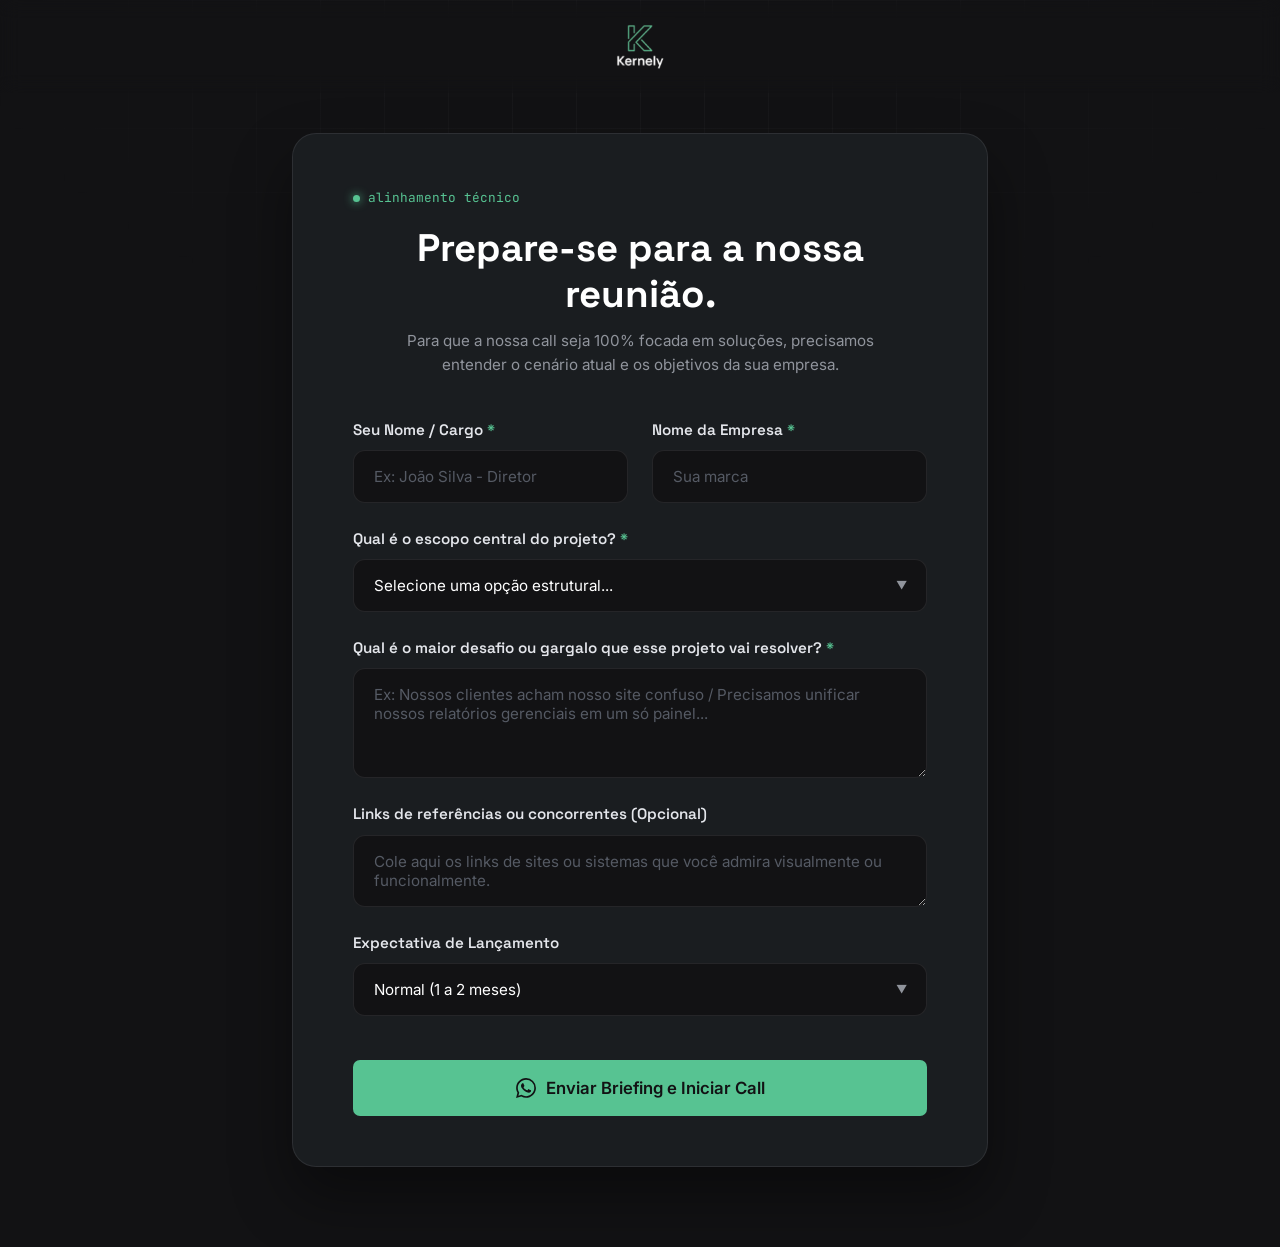
<file: briefing.html>
<!DOCTYPE html>
<html lang="pt-BR">
<head>
<meta charset="UTF-8">
<meta name="viewport" content="width=device-width, initial-scale=1.0, viewport-fit=cover">
<title>Briefing de Projeto — Kernely</title>
<meta name="description" content="Prepare-se para a nossa reunião técnica. Preencha os detalhes do seu projeto.">
<link rel="preconnect" href="https://fonts.googleapis.com">
<link rel="preconnect" href="https://fonts.gstatic.com" crossorigin>
<link href="https://fonts.googleapis.com/css2?family=Space+Grotesk:wght@400;500;600;700&family=Inter:wght@400;500;600&family=JetBrains+Mono:wght@400;500&display=swap" rel="stylesheet">
<link rel="stylesheet" href="styles.css?v=14">
<meta name="theme-color" content="#121214">

<!-- DADOS ESTRUTURADOS (SEO & GEO) -->
<script type="application/ld+json">
{
  "@context": "https://schema.org",
  "@type": "ProfessionalService",
  "@id": "https://kernely.com.br/#organization",
  "name": "Kernely",
  "alternateName": "Kernely Engenharia Web",
  "slogan": "Code that matters.",
  "url": "https://kernely.com.br/",
  "logo": "https://kernely.com.br/imagens/logo-kernely.png",
  "image": "https://kernely.com.br/imagens/capa-og.jpg",
  "description": "Engenharia de software focada em alta performance. Desenvolvemos Sistemas Web com painéis hierárquicos, Aplicações Desktop executáveis e Sites Otimizados para conversão.",
  "email": "kernelyltda@gmail.com",
  "areaServed": "BR",
  "address": {
    "@type": "PostalAddress",
    "addressLocality": "São Paulo",
    "addressRegion": "SP",
    "addressCountry": "BR"
  },
  "contactPoint": {
    "@type": "ContactPoint",
    "telephone": "+55-11-99562-0111",
    "email": "kernelyltda@gmail.com",
    "contactType": "Atendimento Comercial",
    "areaServed": "BR",
    "availableLanguage": "Portuguese"
  },
  "makesOffer": [
    {
      "@type": "Offer",
      "itemOffered": {
        "@type": "Service",
        "name": "Desenvolvimento de Sistemas Web e Dashboards"
      }
    },
    {
      "@type": "Offer",
      "itemOffered": {
        "@type": "Service",
        "name": "Desenvolvimento de Aplicações Desktop Executáveis"
      }
    },
    {
      "@type": "Offer",
      "itemOffered": {
        "@type": "Service",
        "name": "Criação de Landing Pages e Sites Institucionais"
      }
    }
  ],
  "knowsAbout": [
    "Desenvolvimento Web",
    "Sites Institucionais",
    "Landing Pages de Alta Conversão",
    "Sistemas Web e Dashboards",
    "Aplicações Desktop Executáveis",
    "SEO",
    "GEO (Generative Engine Optimization)"
  ],
  "sameAs": [
    "https://www.instagram.com/kernely",
    "https://github.com/kernelyltda",
    "https://linkedin.com/company/kernely"
  ]
}
</script>
</head>
<body style="background: var(--bg); min-height: 100vh; display: flex; flex-direction: column;">

<div class="grain"></div>

<!-- HEADER MINIMALISTA (Sem menu para evitar fugas) -->
<header style="position: relative; border-bottom: none; padding: 24px 0; background: transparent;">
  <div class="wrap" style="display: flex; justify-content: center;">
    <a class="brand" href="/">
      <img src="imagens/logo-kernely.png" alt="Logo Kernely" style="height: 45px;">
    </a>
  </div>
</header>

<main style="flex: 1; display: flex; align-items: center; padding: 40px 0 80px;">
  <div class="wrap" style="width: 100%; max-width: 760px;">
    
    <div class="briefing-container">
      <div class="briefing-head">
        <span class="eyebrow" style="justify-content: center; margin-bottom: 16px;">alinhamento técnico</span>
        <h1 style="font-family: var(--display); font-size: clamp(1.8rem, 4vw, 2.4rem); font-weight: 700; color: #FFF; text-align: center; margin-bottom: 12px; line-height: 1.2;">
          Prepare-se para a nossa reunião.
        </h1>
        <p style="color: var(--muted); text-align: center; font-size: 0.95rem; line-height: 1.6; max-width: 500px; margin: 0 auto 40px;">
          Para que a nossa call seja 100% focada em soluções, precisamos entender o cenário atual e os objetivos da sua empresa.
        </p>
      </div>

      <!-- FORMULÁRIO DE BRIEFING -->
      <form id="briefing-form" class="briefing-form">
        
        <div class="form-row">
          <div class="form-group">
            <label for="b-nome">Seu Nome / Cargo <span class="req">*</span></label>
            <input type="text" id="b-nome" placeholder="Ex: João Silva - Diretor" required>
          </div>
          <div class="form-group">
            <label for="b-empresa">Nome da Empresa <span class="req">*</span></label>
            <input type="text" id="b-empresa" placeholder="Sua marca" required>
          </div>
        </div>

        <div class="form-group">
          <label for="b-tipo">Qual é o escopo central do projeto? <span class="req">*</span></label>
          <div class="custom-select-wrapper">
            <select id="b-tipo" required>
              <option value="" disabled selected>Selecione uma opção estrutural...</option>
              <option value="Landing Page / Site Institucional">Site Institucional / Landing Page de Vendas</option>
              <option value="Sistema de Gestão (Acessos Hierárquicos / Relatórios)">Sistema Web (Painéis, Acessos Hierárquicos, Relatórios)</option>
              <option value="Aplicação Desktop / Operação de Alta Carga">Aplicação Desktop (Operação local, automações, monitoramento)</option>
              <option value="Ainda não tenho certeza">Ainda não tenho certeza, preciso de consultoria</option>
            </select>
          </div>
        </div>

        <div class="form-group">
          <label for="b-desafio">Qual é o maior desafio ou gargalo que esse projeto vai resolver? <span class="req">*</span></label>
          <textarea id="b-desafio" rows="4" placeholder="Ex: Nossos clientes acham nosso site confuso / Precisamos unificar nossos relatórios gerenciais em um só painel..." required></textarea>
        </div>

        <div class="form-group">
          <label for="b-referencias">Links de referências ou concorrentes (Opcional)</label>
          <textarea id="b-referencias" rows="2" placeholder="Cole aqui os links de sites ou sistemas que você admira visualmente ou funcionalmente."></textarea>
        </div>

        <div class="form-row">
          <div class="form-group">
            <label for="b-prazo">Expectativa de Lançamento</label>
            <div class="custom-select-wrapper">
              <select id="b-prazo">
                <option value="Urgente (Menos de 30 dias)">Urgente (Menos de 30 dias)</option>
                <option value="Normal (1 a 2 meses)" selected>Normal (1 a 2 meses)</option>
                <option value="Planejamento (Mais de 3 meses)">Planejamento (Mais de 3 meses)</option>
              </select>
            </div>
          </div>
        </div>

        <button type="submit" class="btn-primary" style="width: 100%; padding: 18px; font-size: 1.05rem; margin-top: 20px; display: flex; justify-content: center; align-items: center; gap: 10px;">
          <svg viewBox="0 0 24 24" width="20" height="20" fill="currentColor"><path d="M17.472 14.382c-.297-.149-1.758-.867-2.03-.967-.273-.099-.471-.148-.67.15-.197.297-.767.966-.94 1.164-.173.199-.347.223-.644.075-.297-.15-1.255-.463-2.39-1.475-.883-.788-1.48-1.761-1.653-2.059-.173-.297-.018-.458.13-.606.134-.133.298-.347.446-.52.149-.174.198-.298.298-.497.099-.198.05-.371-.025-.52-.075-.149-.669-1.612-.916-2.207-.242-.579-.487-.5-.669-.51-.173-.008-.371-.01-.57-.01-.198 0-.52.074-.792.372-.272.297-1.04 1.016-1.04 2.479 0 1.462 1.065 2.875 1.213 3.074.149.198 2.096 3.2 5.077 4.487.709.306 1.262.489 1.694.625.712.227 1.36.195 1.871.118.571-.085 1.758-.719 2.006-1.413.248-.694.248-1.289.173-1.413-.074-.124-.272-.198-.57-.347m-5.421 7.403h-.004a9.87 9.87 0 01-5.031-1.378l-.361-.214-3.741.982.998-3.648-.235-.374a9.86 9.86 0 01-1.51-5.26c.001-5.45 4.436-9.884 9.888-9.884 2.64 0 5.122 1.03 6.988 2.898a9.825 9.825 0 012.893 6.994c-.003 5.45-4.437 9.884-9.885 9.884m8.413-18.297A11.815 11.815 0 0012.05 0C5.495 0 .16 5.335.157 11.892c0 2.096.547 4.142 1.588 5.945L.057 24l6.305-1.654a11.882 11.882 0 005.683 1.448h.005c6.554 0 11.89-5.335 11.893-11.893a11.821 11.821 0 00-3.48-8.413Z"/></svg>
          Enviar Briefing e Iniciar Call
        </button>

      </form>
    </div>
  </div>
</main>

<script>
  // Lógica para capturar os dados do formulário e enviar pelo WhatsApp formatado
  document.getElementById('briefing-form').addEventListener('submit', function(e) {
    e.preventDefault(); // Impede o recarregamento da página

    const nome = document.getElementById('b-nome').value;
    const empresa = document.getElementById('b-empresa').value;
    const tipo = document.getElementById('b-tipo').value;
    const desafio = document.getElementById('b-desafio').value;
    const referencias = document.getElementById('b-referencias').value || "Nenhuma informada.";
    const prazo = document.getElementById('b-prazo').value;

    const mensagem = `*NOVO BRIEFING RECEBIDO* ⚡%0A%0A` +
                     `*Nome:* ${nome}%0A` +
                     `*Empresa:* ${empresa}%0A` +
                     `*Escopo Técnico:* ${tipo}%0A` +
                     `*Prazo Esperado:* ${prazo}%0A%0A` +
                     `*O Desafio / Gargalo:*%0A${desafio}%0A%0A` +
                     `*Referências:*%0A${referencias}%0A%0A` +
                     `_Aguardo nossa call!_`;

    // Redireciona para o WhatsApp com os dados preenchidos
    window.open(`https://wa.me/5511995620111?text=${mensagem}`, '_blank');
  });
</script>

</body>
</html>
</file>
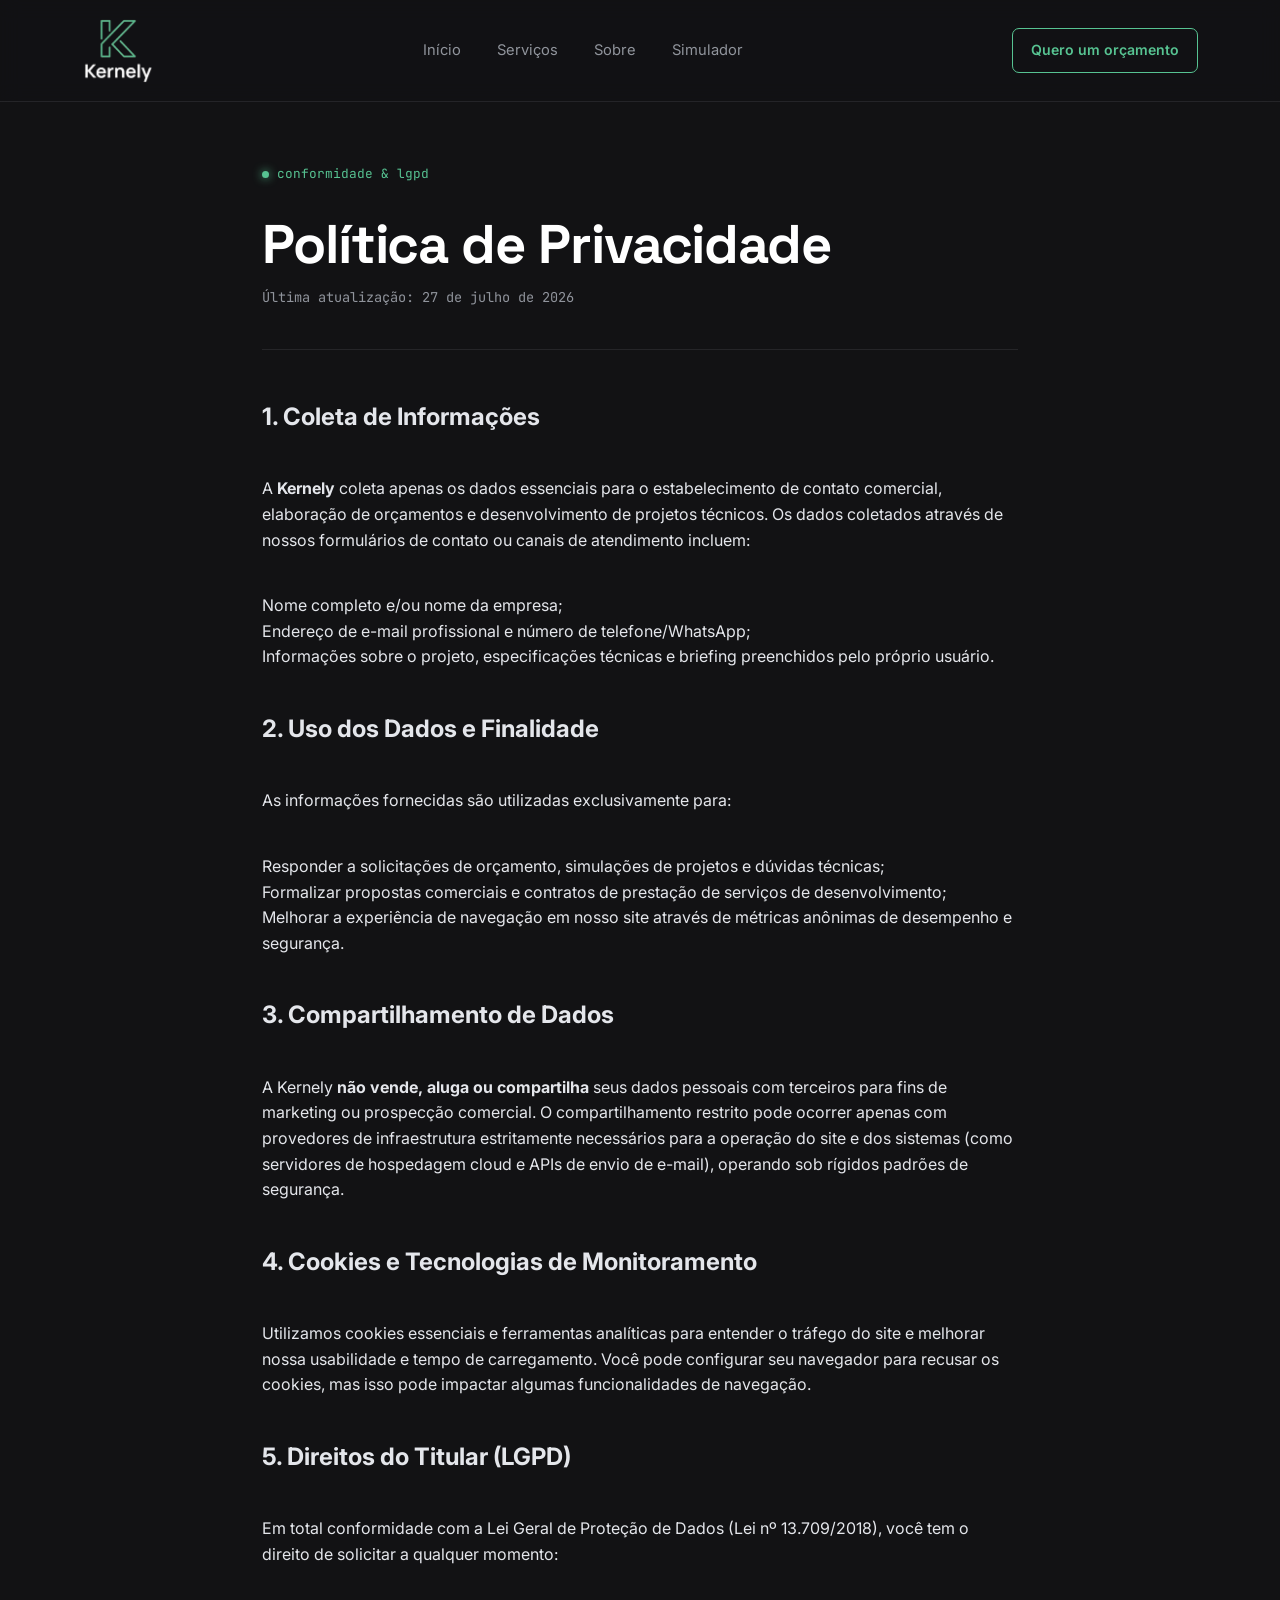
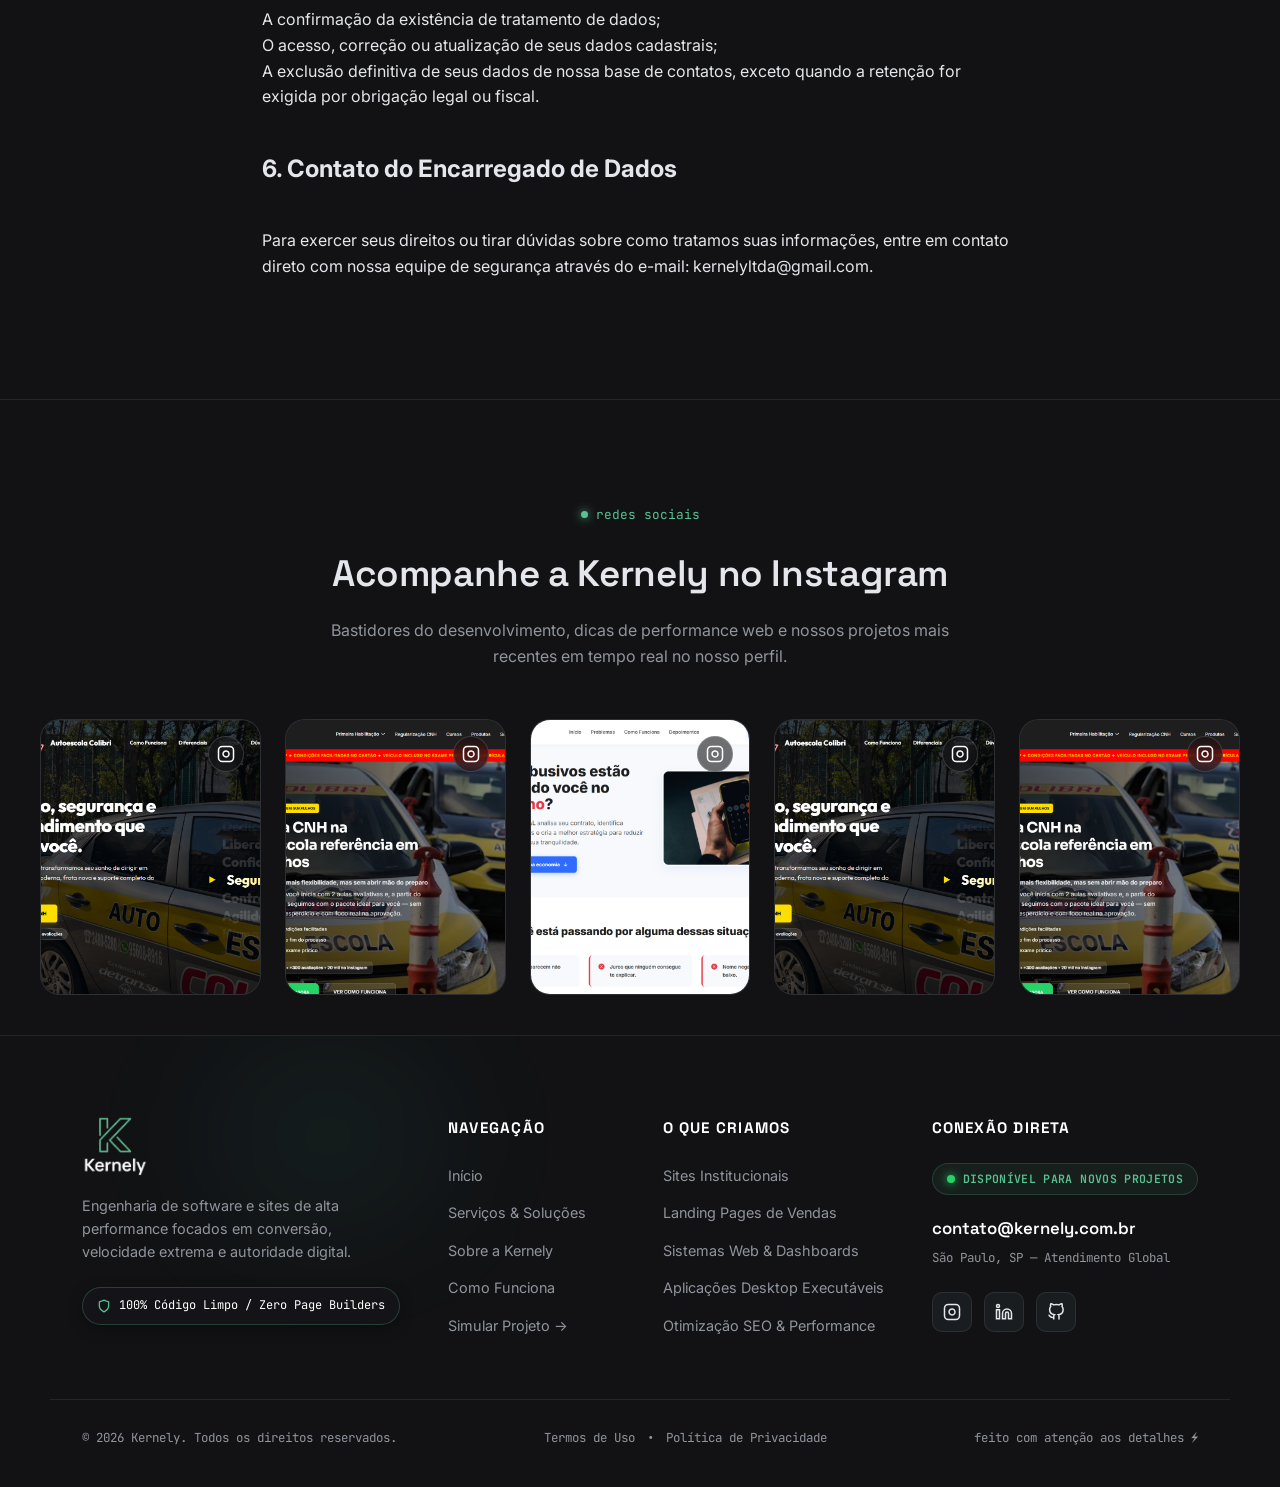
<file: privacidade.html>
<!DOCTYPE html>
<html lang="pt-BR">
<head>
  <meta charset="UTF-8">
  <meta name="viewport" content="width=device-width, initial-scale=1.0">
  <title>Política de Privacidade — Kernely</title>
  <link rel="stylesheet" href="styles.css">
  <link rel="preconnect" href="https://fonts.googleapis.com">
  <link rel="preconnect" href="https://fonts.gstatic.com" crossorigin>
  <link href="https://fonts.googleapis.com/css2?family=Inter:wght@400;500;600&family=JetBrains+Mono:wght@400;700&family=Space+Grotesk:wght@600;700&display=swap" rel="stylesheet">
<!-- DADOS ESTRUTURADOS (SEO & GEO) -->
<script type="application/ld+json">
{
  "@context": "https://schema.org",
  "@type": "ProfessionalService",
  "@id": "https://kernely.com.br/#organization",
  "name": "Kernely",
  "alternateName": "Kernely Engenharia Web",
  "slogan": "Code that matters.",
  "url": "https://kernely.com.br/",
  "logo": "https://kernely.com.br/imagens/logo-kernely.png",
  "image": "https://kernely.com.br/imagens/capa-og.jpg",
  "description": "Engenharia de software focada em alta performance. Desenvolvemos Sistemas Web com painéis hierárquicos, Aplicações Desktop executáveis e Sites Otimizados para conversão.",
  "email": "kernelyltda@gmail.com",
  "areaServed": "BR",
  "address": {
    "@type": "PostalAddress",
    "addressLocality": "São Paulo",
    "addressRegion": "SP",
    "addressCountry": "BR"
  },
  "contactPoint": {
    "@type": "ContactPoint",
    "telephone": "+55-11-99562-0111",
    "email": "kernelyltda@gmail.com",
    "contactType": "Atendimento Comercial",
    "areaServed": "BR",
    "availableLanguage": "Portuguese"
  },
  "makesOffer": [
    {
      "@type": "Offer",
      "itemOffered": {
        "@type": "Service",
        "name": "Desenvolvimento de Sistemas Web e Dashboards"
      }
    },
    {
      "@type": "Offer",
      "itemOffered": {
        "@type": "Service",
        "name": "Desenvolvimento de Aplicações Desktop Executáveis"
      }
    },
    {
      "@type": "Offer",
      "itemOffered": {
        "@type": "Service",
        "name": "Criação de Landing Pages e Sites Institucionais"
      }
    }
  ],
  "knowsAbout": [
    "Desenvolvimento Web",
    "Sites Institucionais",
    "Landing Pages de Alta Conversão",
    "Sistemas Web e Dashboards",
    "Aplicações Desktop Executáveis",
    "SEO",
    "GEO (Generative Engine Optimization)"
  ],
  "sameAs": [
    "https://www.instagram.com/kernely",
    "https://github.com/kernelyltda",
    "https://linkedin.com/company/kernely"
  ]
}
</script>
</head>
<body>

  <!-- O MESMO HEADER DO SEU SITE -->
  <header>
  <nav>
    <a class="brand" href="/">
      <img src="imagens/logo-kernely.png" alt="Logo Kernely" class="logo-img">
    </a>
    <div class="nav-links">
      <a href="/" >Início</a>
      <a href="/servicos">Serviços</a>
      <a href="/sobre">Sobre</a>
      <a href="/simulador">Simulador</a>
    </div>
    <a class="nav-cta" href="https://wa.me/5511995620111?text=Ol%C3%A1!%20Gostaria%20de%20solicitar%20um%20or%C3%A7amento%20com%20a%20Kernely." target="_blank" rel="noopener noreferrer">Quero um orçamento</a>
  </nav>
</header>

<!-- BARRA DE NAVEGAÇÃO MOBILE -->
<nav class="mobile-bottom-nav">
  <a href="/" class="active">
    <svg viewBox="0 0 24 24"><path d="M3 9l9-7 9 7v11a2 2 0 0 1-2 2H5a2 2 0 0 1-2-2z"/><polyline points="9 22 9 12 15 12 15 22"/></svg>
    <span>Início</span>
  </a>
  <a href="/servicos">
    <svg viewBox="0 0 24 24"><rect x="3" y="3" width="7" height="7"/><rect x="14" y="3" width="7" height="7"/><rect x="14" y="14" width="7" height="7"/><rect x="3" y="14" width="7" height="7"/></svg>
    <span>Serviços</span>
  </a>
  <a href="/sobre">
    <svg viewBox="0 0 24 24"><path d="M20 21v-2a4 4 0 0 0-4-4H8a4 4 0 0 0-4 4v2"/><circle cx="12" cy="7" r="4"/></svg>
    <span>Sobre</span>
  </a>
  <a href="/simulador">
    <svg viewBox="0 0 24 24"><rect x="2" y="3" width="20" height="14" rx="2" ry="2"/><line x1="8" y1="21" x2="16" y2="21"/><line x1="12" y1="17" x2="12" y2="21"/></svg>
    <span>Simulador</span>
  </a>
</nav>

  <!-- SEÇÃO DE CONTEÚDO JURÍDICO -->
  <main class="k-legal-section">
    <div class="wrap legal-wrap">
      
      <div class="legal-header">
        <span class="eyebrow">conformidade & lgpd</span>
        <h1>Política de Privacidade</h1>
        <p class="last-updated">Última atualização: 27 de julho de 2026</p>
      </div>

      <div class="legal-content">
        <!-- 💡 COLE O TEXTO DA POLÍTICA DE PRIVACIDADE AQUI ABAIXO -->
        
        <h2>1. Coleta de Informações</h2>
        <p>A <strong>Kernely</strong> coleta apenas os dados essenciais para o estabelecimento de contato comercial, elaboração de orçamentos e desenvolvimento de projetos técnicos. Os dados coletados através de nossos formulários de contato ou canais de atendimento incluem:</p>
        <ul>
          <li>Nome completo e/ou nome da empresa;</li>
          <li>Endereço de e-mail profissional e número de telefone/WhatsApp;</li>
          <li>Informações sobre o projeto, especificações técnicas e briefing preenchidos pelo próprio usuário.</li>
        </ul>

        <h2>2. Uso dos Dados e Finalidade</h2>
        <p>As informações fornecidas são utilizadas exclusivamente para:</p>
        <ul>
          <li>Responder a solicitações de orçamento, simulações de projetos e dúvidas técnicas;</li>
          <li>Formalizar propostas comerciais e contratos de prestação de serviços de desenvolvimento;</li>
          <li>Melhorar a experiência de navegação em nosso site através de métricas anônimas de desempenho e segurança.</li>
        </ul>

        <h2>3. Compartilhamento de Dados</h2>
        <p>A Kernely <strong>não vende, aluga ou compartilha</strong> seus dados pessoais com terceiros para fins de marketing ou prospecção comercial. O compartilhamento restrito pode ocorrer apenas com provedores de infraestrutura estritamente necessários para a operação do site e dos sistemas (como servidores de hospedagem cloud e APIs de envio de e-mail), operando sob rígidos padrões de segurança.</p>

        <h2>4. Cookies e Tecnologias de Monitoramento</h2>
        <p>Utilizamos cookies essenciais e ferramentas analíticas para entender o tráfego do site e melhorar nossa usabilidade e tempo de carregamento. Você pode configurar seu navegador para recusar os cookies, mas isso pode impactar algumas funcionalidades de navegação.</p>

        <h2>5. Direitos do Titular (LGPD)</h2>
        <p>Em total conformidade com a Lei Geral de Proteção de Dados (Lei nº 13.709/2018), você tem o direito de solicitar a qualquer momento:</p>
        <ul>
          <li>A confirmação da existência de tratamento de dados;</li>
          <li>O acesso, correção ou atualização de seus dados cadastrais;</li>
          <li>A exclusão definitiva de seus dados de nossa base de contatos, exceto quando a retenção for exigida por obrigação legal ou fiscal.</li>
        </ul>

        <h2>6. Contato do Encarregado de Dados</h2>
        <p>Para exercer seus direitos ou tirar dúvidas sobre como tratamos suas informações, entre em contato direto com nossa equipe de segurança através do e-mail: <a href="mailto:kernelyltda@gmail.com">kernelyltda@gmail.com</a>.</p>

      </div>

    </div>
  </main>

  <section class="k-social-section">
  <div class="wrap">
   
    <div class="section-head reveal" style="text-align: center; margin: 0 auto 50px;">
      <span class="eyebrow" style="justify-content: center;">redes sociais</span>
      <h2>Acompanhe a Kernely no Instagram</h2>
      <p>Bastidores do desenvolvimento, dicas de performance web e nossos projetos mais recentes em tempo real no nosso perfil.</p>
    </div>


    <!-- GRID DE POSTS (5 NO DESKTOP / 3 NO MOBILE) -->
    <div class="insta-grid reveal d1" id="insta-feed-container">
      <!-- O Javascript irá injetar os seus posts reais do Behold.so aqui automaticamente -->
    </div>


  </div>
</section>


  <!-- ==========================================================================
     RODAPÉ (FOOTER) — ARQUITETURA EM 4 COLUNAS & SUB-FOOTER LEGAL
     ========================================================================== -->
<footer class="k-footer">
  <div class="footer-glow"></div>
  
  <div class="wrap footer-main-grid">
    
    <!-- COLUNA 1: MARCA & MISSÃO -->
    <div class="footer-col brand-col">
      <a href="/" class="footer-brand">
        <img src="imagens/logo-kernely.png" alt="Kernely Logo" class="logo-img-footer">
      </a>
      <p class="footer-desc">Engenharia de software e sites de alta performance focados em conversão, velocidade extrema e autoridade digital.</p>
      <div class="footer-badge">
        <svg viewBox="0 0 24 24" fill="none" stroke="currentColor"><path d="M12 22s8-4 8-10V5l-8-3-8 3v7c0 6 8 10 8 10z"/></svg>
        <span>100% Código Limpo / Zero Page Builders</span>
      </div>
    </div>

    <!-- COLUNA 2: NAVEGAÇÃO -->
    <div class="footer-col">
      <span class="footer-title">Navegação</span>
      <ul class="footer-nav">
        <li><a href="/">Início</a></li>
        <li><a href="/servicos">Serviços & Soluções</a></li>
        <li><a href="/sobre">Sobre a Kernely</a></li>
        <li><a href="/#processo">Como Funciona</a></li>
        <li><a href="/simulador">Simular Projeto →</a></li>
      </ul>
    </div>

    <!-- COLUNA 3: O QUE CRIAMOS -->
    <div class="footer-col">
      <span class="footer-title">O Que Criamos</span>
      <ul class="footer-nav">
        <li><a href="/servicos">Sites Institucionais</a></li>
        <li><a href="/servicos">Landing Pages de Vendas</a></li>
        <li><a href="/servicos">Sistemas Web & Dashboards</a></li>
        <li><a href="/servicos">Aplicações Desktop Executáveis</a></li>
        <li><a href="/servicos">Otimização SEO & Performance</a></li>
      </ul>
    </div>

    <!-- COLUNA 4: CONTATO & STATUS -->
    <div class="footer-col contact-col">
      <span class="footer-title">Conexão Direta</span>
      
      <div class="status-indicator">
        <span class="status-dot"></span>
        <span class="status-text">Disponível para novos projetos</span>
      </div>

      <div class="contact-info">
        <a href="mailto:contato@kernely.com.br" class="contact-email">contato@kernely.com.br</a>
        <span class="contact-loc">São Paulo, SP — Atendimento Global</span>
      </div>

      <div class="footer-socials">
        <a href="https://www.instagram.com/kernely" target="_blank" rel="noopener noreferrer" aria-label="Instagram">
          <svg viewBox="0 0 24 24"><rect x="2" y="2" width="20" height="20" rx="5" ry="5"/><path d="M16 11.37A4 4 0 1 1 12.63 8 4 4 0 0 1 16 11.37z"/><line x1="17.5" y1="6.5" x2="17.51" y2="6.5"/></svg>
        </a>
        <a href="https://linkedin.com/in/guih-barbz" target="_blank" rel="noopener noreferrer" aria-label="LinkedIn">
          <svg viewBox="0 0 24 24"><path d="M16 8a6 6 0 0 1 6 6v7h-4v-7a2 2 0 0 0-2-2 2 2 0 0 0-2 2v7h-4v-7a6 6 0 0 1 6-6z"/><rect x="2" y="9" width="4" height="12"/><circle cx="4" cy="4" r="2"/></svg>
        </a>
        <a href="https://github.com/kernelyltda" target="_blank" rel="noopener noreferrer" aria-label="GitHub">
          <svg viewBox="0 0 24 24"><path d="M9 19c-5 1.5-5-2.5-7-3m14 6v-3.87a3.37 3.37 0 0 0-.94-2.61c3.14-.35 6.44-1.54 6.44-7A5.44 5.44 0 0 0 20 4.77 5.07 5.07 0 0 0 19.91 1S18.73.65 16 2.48a13.38 13.38 0 0 0-7 0C6.27.65 5.09 1 5.09 1A5.07 5.07 0 0 0 5 4.77a5.44 5.44 0 0 0-1.5 3.78c0 5.42 3.3 6.61 6.44 7A3.37 3.37 0 0 0 9 18.13V22"/></svg>
        </a>
      </div>
    </div>

  </div>

  <!-- LINHA INFERIOR (SUB-FOOTER) -->
  <div class="wrap footer-bottom-bar">
    <div class="fb-left">© 2026 Kernely. Todos os direitos reservados.</div>
    <div class="fb-center">
  <a href="termos.html">Termos de Uso</a>
  <span>•</span>
  <a href="privacidade.html">Política de Privacidade</a>
</div>
    <div class="fb-right">feito com atenção aos detalhes ⚡</div>
  </div>
</footer>

<script src="script.js"></script>
</body>
</html>
</file>
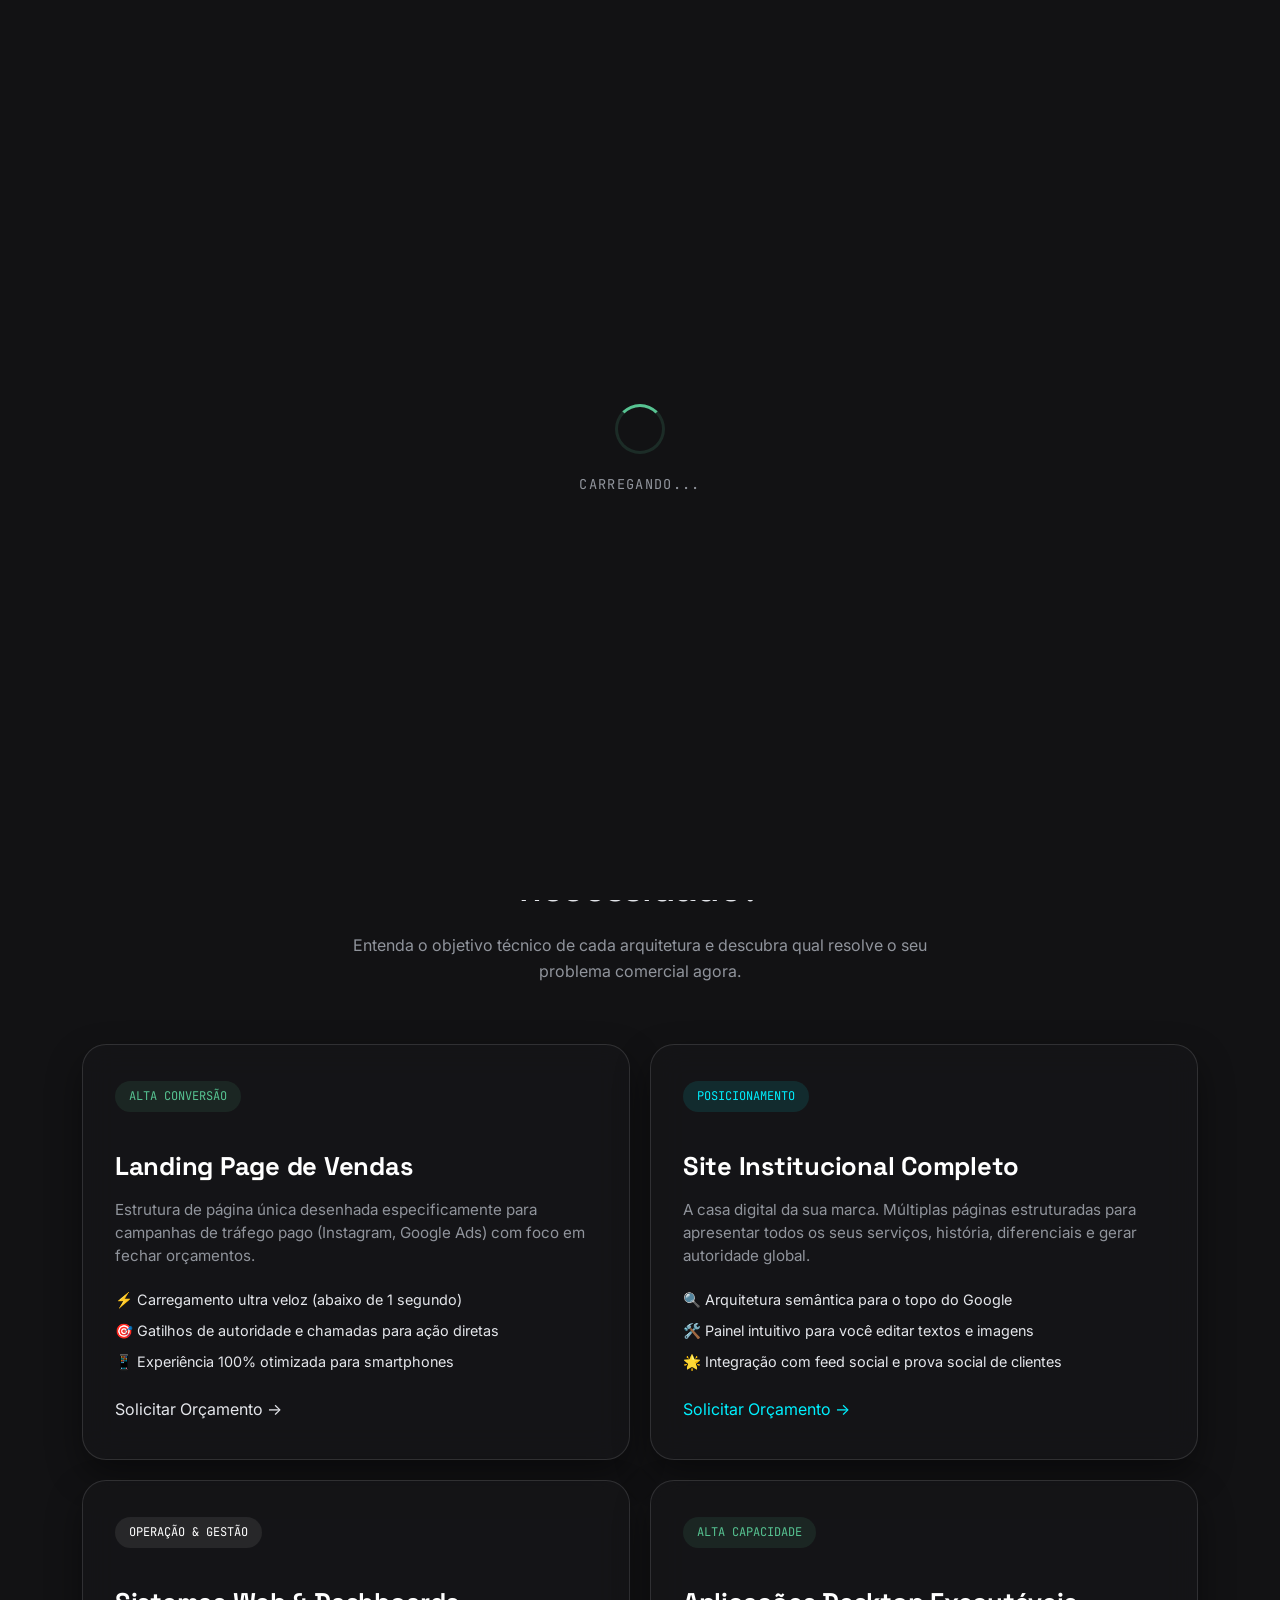
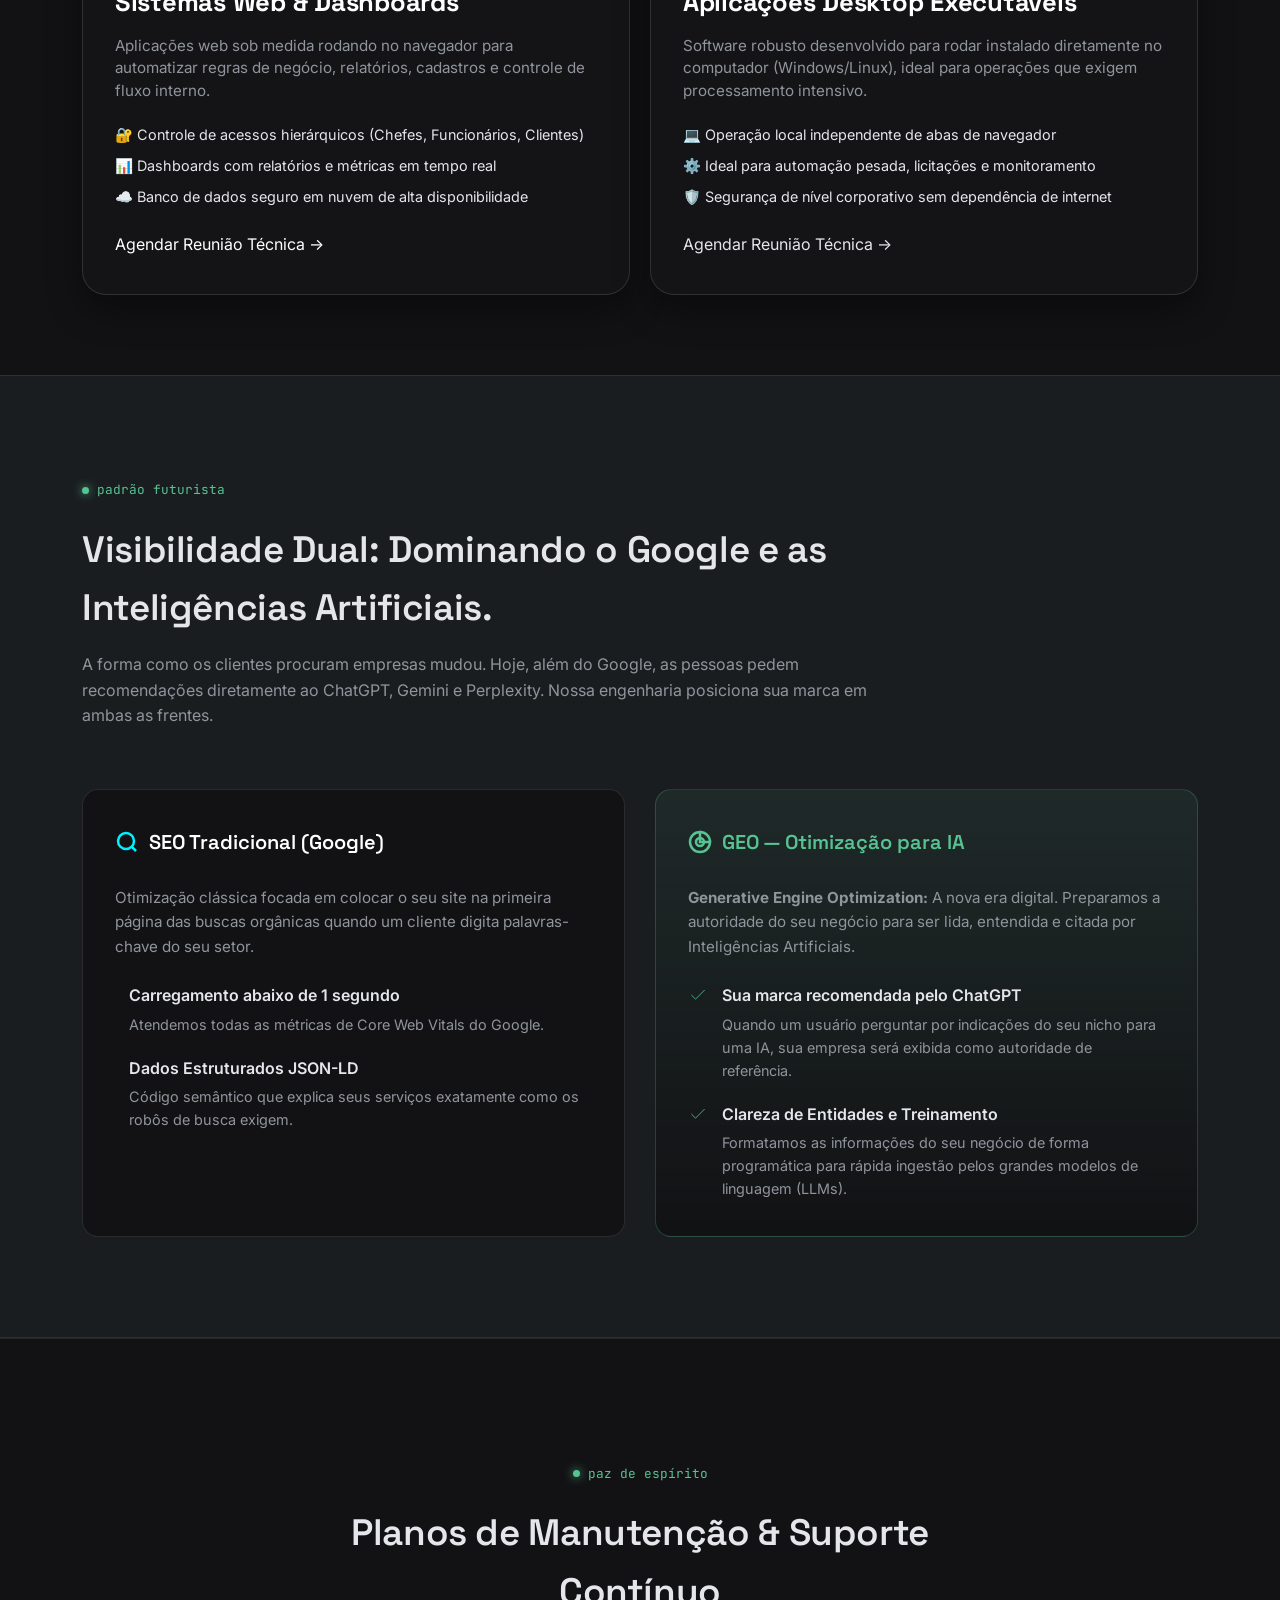
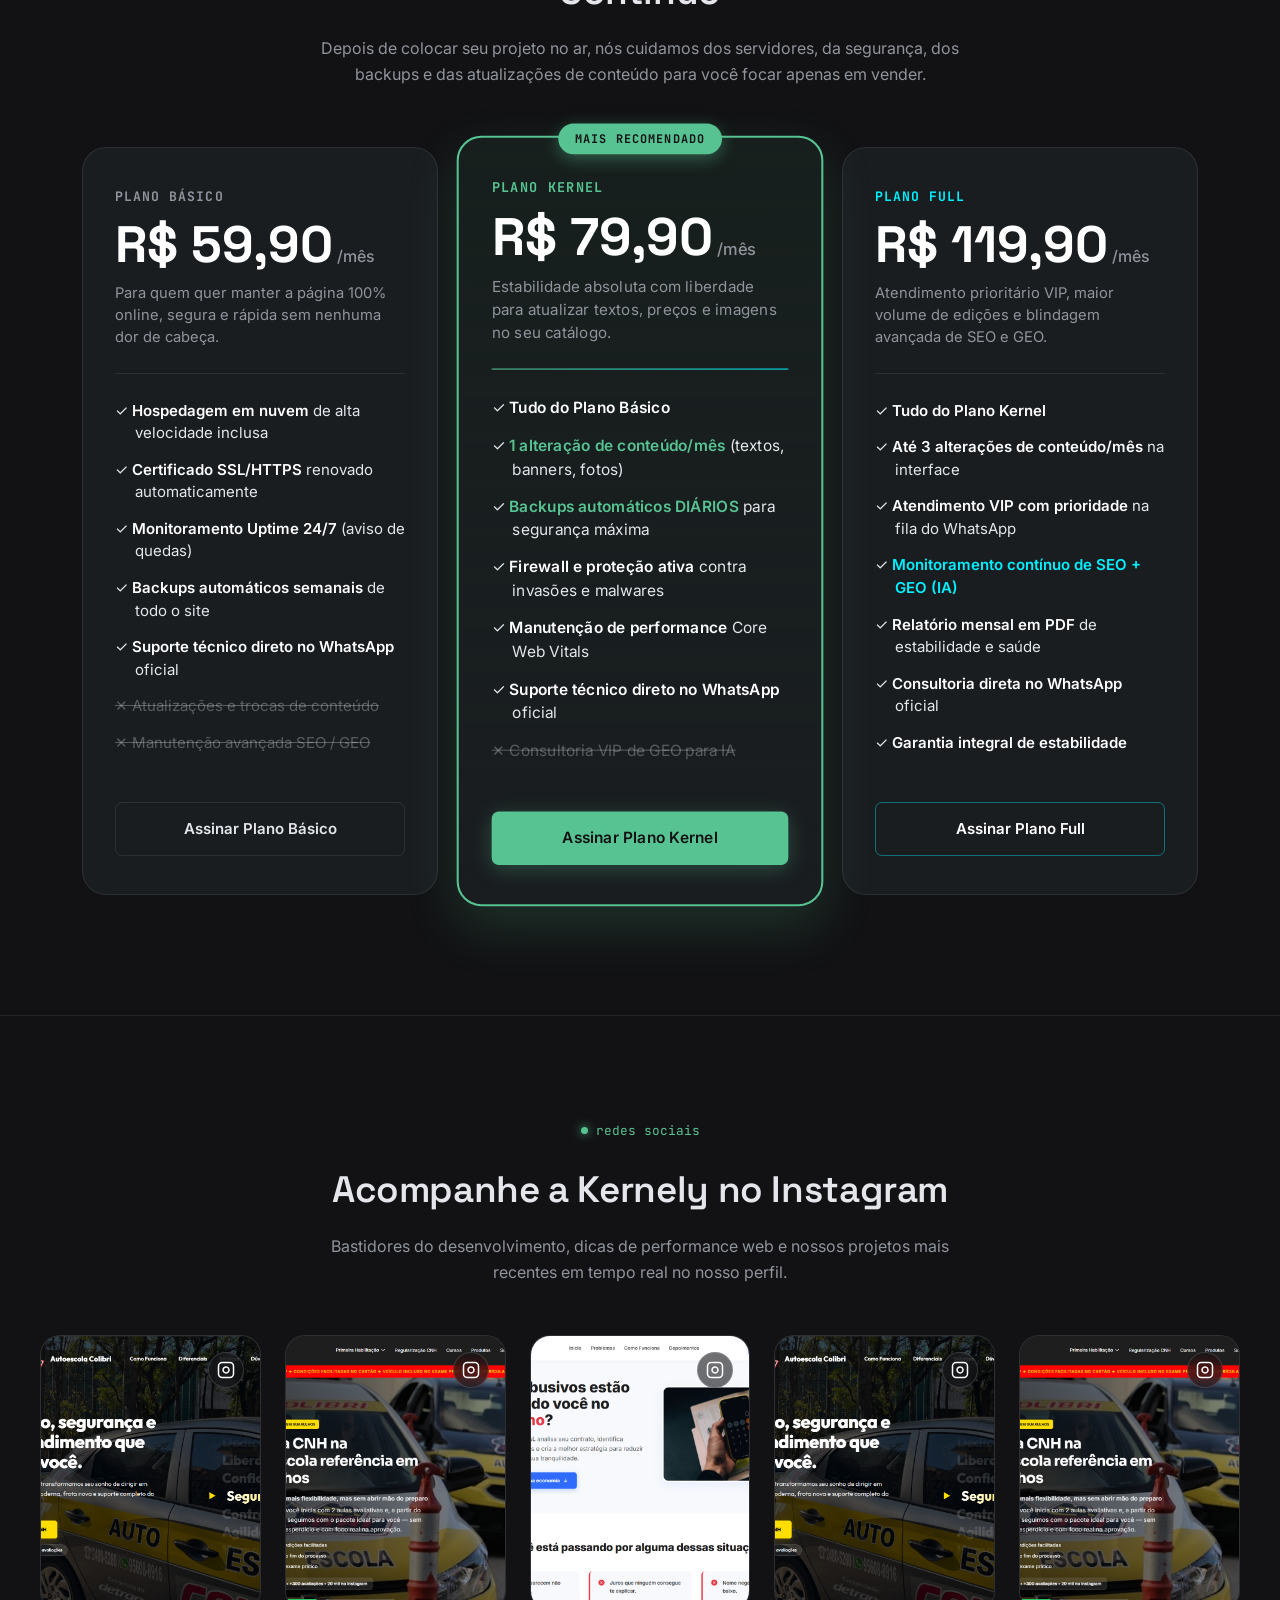
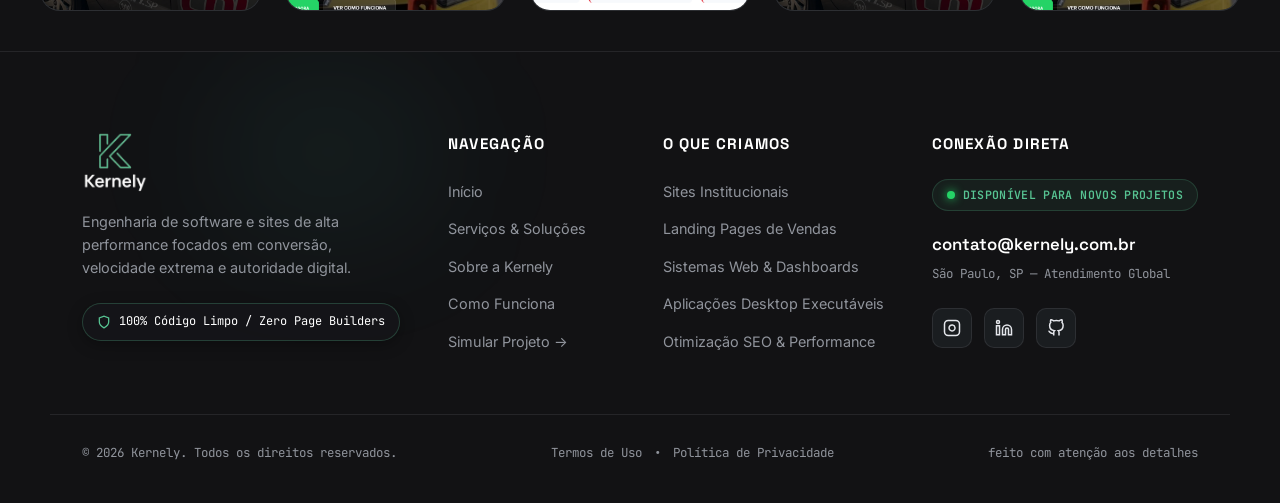
<file: servicos.html>
<!DOCTYPE html>
<html lang="pt-BR">
<head>
<meta charset="UTF-8">
<meta name="viewport" content="width=device-width, initial-scale=1.0, viewport-fit=cover">
<title>Serviços & Soluções Web — Kernely</title>
<meta name="description" content="Engenharia de software sob medida, Landing Pages de alta conversão, Sistemas Web, otimização SEO/GEO para Inteligência Artificial e planos de manutenção.">
<link rel="preconnect" href="https://fonts.googleapis.com">
<link rel="preconnect" href="https://fonts.gstatic.com" crossorigin>
<link href="https://fonts.googleapis.com/css2?family=Space+Grotesk:wght@400;500;600;700&family=Inter:wght@400;500;600&family=JetBrains+Mono:wght@400;500&display=swap" rel="stylesheet">
<link rel="stylesheet" href="styles.css?v=11">

<!-- Favicons -->
<link rel="icon" type="image/svg+xml" href="/imagens/favicon.svg">
<link rel="icon" type="image/png" sizes="192x192" href="/imagens/favicon-192.png">
<link rel="icon" type="image/x-icon" href="/imagens/favicon.ico">
<link rel="apple-touch-icon" href="/imagens/apple-touch-icon.png">
<link rel="manifest" href="/site.webmanifest">
<meta name="theme-color" content="#121214">

<!-- DADOS ESTRUTURADOS (SEO & GEO) -->
<script type="application/ld+json">
{
  "@context": "https://schema.org",
  "@type": "ProfessionalService",
  "@id": "https://kernely.com.br/#organization",
  "name": "Kernely",
  "alternateName": "Kernely Engenharia Web",
  "slogan": "Code that matters.",
  "url": "https://kernely.com.br/",
  "logo": "https://kernely.com.br/imagens/logo-kernely.png",
  "image": "https://kernely.com.br/imagens/capa-og.jpg",
  "description": "Engenharia de software focada em alta performance. Desenvolvemos Sistemas Web com painéis hierárquicos, Aplicações Desktop executáveis e Sites Otimizados para conversão.",
  "email": "kernelyltda@gmail.com",
  "areaServed": "BR",
  "address": {
    "@type": "PostalAddress",
    "addressLocality": "São Paulo",
    "addressRegion": "SP",
    "addressCountry": "BR"
  },
  "contactPoint": {
    "@type": "ContactPoint",
    "telephone": "+55-11-99562-0111",
    "email": "kernelyltda@gmail.com",
    "contactType": "Atendimento Comercial",
    "areaServed": "BR",
    "availableLanguage": "Portuguese"
  },
  "makesOffer": [
    {
      "@type": "Offer",
      "itemOffered": {
        "@type": "Service",
        "name": "Desenvolvimento de Sistemas Web e Dashboards"
      }
    },
    {
      "@type": "Offer",
      "itemOffered": {
        "@type": "Service",
        "name": "Desenvolvimento de Aplicações Desktop Executáveis"
      }
    },
    {
      "@type": "Offer",
      "itemOffered": {
        "@type": "Service",
        "name": "Criação de Landing Pages e Sites Institucionais"
      }
    }
  ],
  "knowsAbout": [
    "Desenvolvimento Web",
    "Sites Institucionais",
    "Landing Pages de Alta Conversão",
    "Sistemas Web e Dashboards",
    "Aplicações Desktop Executáveis",
    "SEO",
    "GEO (Generative Engine Optimization)"
  ],
  "sameAs": [
    "https://www.instagram.com/kernely",
    "https://github.com/kernelyltda",
    "https://linkedin.com/company/kernely"
  ]
}
</script>
</head>
<body>

<!-- ==========================================================================
     TELA DE CARREGAMENTO PROPOSITIVA (GATILHO DE MARKETING)
     ========================================================================== -->
<div class="k-marketing-loader" id="k-marketing-loader">
  
  <!-- ETAPA 1: O Loading "Chato" -->
  <div class="k-loader-step active" id="k-loader-step-1">
    <div class="k-spinner"></div>
    <span style="color: var(--muted); font-family: var(--mono); font-size: 0.85rem; letter-spacing: 0.1em; text-transform: uppercase;">Carregando...</span>
  </div>

  <!-- ETAPA 2: O Soco na Cara (A Frase de Impacto) -->
  <div class="k-loader-step k-loader-text" id="k-loader-step-2">
    <h2>Viu como é ruim ter um site que <br><span style="color: #ff4d4d;">demora pra carregar?</span></h2>
    <p>A Kernely resolve isso.</p>
  </div>

</div>

<!-- SCRIPT DA TELA DE CARREGAMENTO (Deve ficar aqui no topo) -->
<script>
  document.addEventListener('DOMContentLoaded', () => {
    const loaderOverlay = document.getElementById('k-marketing-loader');
    const step1 = document.getElementById('k-loader-step-1');
    const step2 = document.getElementById('k-loader-step-2');
    
    if (loaderOverlay) {
      // Verifica se o usuário já viu o loading nessa sessão
      if (sessionStorage.getItem('kernely_saw_loader')) {
        loaderOverlay.style.display = 'none'; // Esconde na hora se já viu
        return;
      }

      // Se é a primeira vez, trava o scroll da página
      document.body.style.overflow = 'hidden';
      
      // Fase 1: Finge lentidão por 2.5 segundos
      setTimeout(() => {
        step1.classList.remove('active');
        step2.classList.add('active');
        
        // Fase 2: Deixa ele ler a frase por 2 segundos e depois abre o site
        setTimeout(() => {
          loaderOverlay.classList.add('finished');
          document.body.style.overflow = ''; // Libera o scroll
          sessionStorage.setItem('kernely_saw_loader', 'true'); // Grava que ele já viu
        }, 2200);
        
      }, 2500);
    }
  });
</script>

<div class="page-transition" id="page-transition"></div>
<div class="scroll-progress" id="scroll-progress"></div>
<div class="grain"></div>

<!-- HEADER -->
<header>
  <nav>
    <a class="brand" href="/">
      <img src="imagens/logo-kernely.png" alt="Logo Kernely" class="logo-img">
    </a>
    <div class="nav-links">
      <a href="/">Início</a>
      <a href="/servicos" class="active">Serviços</a>
      <a href="/sobre">Sobre</a>
      <a href="/simulador">Simulador</a>
    </div>
    <a class="nav-cta" href="https://wa.me/5511995620111?text=Ol%C3%A1!%20Gostaria%20de%20solicitar%20um%20or%C3%A7amento%20com%20a%20Kernely." target="_blank" rel="noopener noreferrer">Quero um orçamento</a>
  </nav>
</header>

<!-- BARRA DE NAVEGAÇÃO MOBILE -->
<nav class="mobile-bottom-nav">
  <a href="/">
    <svg viewBox="0 0 24 24"><path d="M3 9l9-7 9 7v11a2 2 0 0 1-2 2H5a2 2 0 0 1-2-2z"/><polyline points="9 22 9 12 15 12 15 22"/></svg>
    <span>Início</span>
  </a>
  <a href="/servicos" class="active">
    <svg viewBox="0 0 24 24"><rect x="3" y="3" width="7" height="7"/><rect x="14" y="3" width="7" height="7"/><rect x="14" y="14" width="7" height="7"/><rect x="3" y="14" width="7" height="7"/></svg>
    <span>Serviços</span>
  </a>
  <a href="/sobre">
    <svg viewBox="0 0 24 24"><path d="M20 21v-2a4 4 0 0 0-4-4H8a4 4 0 0 0-4 4v2"/><circle cx="12" cy="7" r="4"/></svg>
    <span>Sobre</span>
  </a>
  <a href="/simulador">
    <svg viewBox="0 0 24 24"><rect x="2" y="3" width="20" height="14" rx="2" ry="2"/><line x1="8" y1="21" x2="16" y2="21"/><line x1="12" y1="17" x2="12" y2="21"/></svg>
    <span>Simulador</span>
  </a>
</nav>

<main>

  <!-- HERO -->
  <section class="no-border" style="padding:170px 0 100px;position:relative;overflow:hidden;">
    <div class="blob blob-green" style="width:340px;height:340px;top:-80px;left:-100px;"></div>
    <div class="blob blob-cyan" style="width:280px;height:280px;bottom:-100px;right:-60px;animation-delay:-6s;"></div>
    <div class="wrap hero-grid">
      <div>
        <span class="eyebrow">sites profissionais para o seu negócio</span>
        <h1 style="font-family:var(--display);font-weight:600;font-size:clamp(2.1rem,4.8vw,3.3rem);line-height:1.1;letter-spacing:-.01em;margin-bottom:20px;">Um site que atrai clientes <span class="grad">e vende por você.</span></h1>
        <p style="color:var(--muted);font-size:1.05rem;max-width:480px;line-height:1.6;margin-bottom:32px;">A Kernely cria sites rápidos, bonitos e fáceis de usar para empresas que querem crescer na internet. Cuidamos de tudo, do planejamento ao lançamento.</p>
        <div class="hero-ctas">
          <a class="btn-primary" href="https://wa.me/5511995620111?text=Ol%C3%A1!%20Gostaria%20de%20um%20or%C3%A7amento%20para%20o%20meu%20site." target="_blank" rel="noopener noreferrer">Quero meu site</a>
          <!-- ALTERADO: Link direcionando para o id #guia-solucoes na mesma página -->
          <a class="btn-ghost" href="#guia-solucoes">Ver serviços</a>
        </div>
      </div>
 
      <div class="browser" id="hero-browser">
        <div class="browser-bar">
          <span class="dot"></span><span class="dot"></span><span class="dot"></span>
          <div class="browser-url">seunegocio.com.br</div>
        </div>
        <div class="browser-canvas">
          <div class="built-content" style="opacity: 1; transform: none; position: relative;">
            <div class="bc-tag">sua empresa</div>
            <div class="bc-title">
              <span id="bc-title-text"></span><span class="bc-cursor"></span>
            </div>
            <div class="bc-text">Um site pensado pra transformar visita em cliente — rápido, claro e fácil de navegar em qualquer tela.</div>
            <a href="https://wa.me/5511995620111?text=Ol%C3%A1!%20Gostaria%20de%20conversar%20sobre%20a%20cria%C3%A7%C3%A3o%20de%20um%20site." target="_blank" class="bc-btn">Fale conosco</a>
          </div>
          <div class="bc-check" style="opacity: 1;">
            <svg viewBox="0 0 24 24" fill="none" stroke="currentColor" stroke-width="2"><path d="M20 6L9 17l-5-5"/></svg>
            site pronto
          </div>
        </div>
      </div>
    </div>
  </section>

  <!-- SEÇÃO 2: GUIA DE ESCOLHA (MATRIZ DE SOLUÇÕES) -->
  <section id="guia-solucoes" style="padding: 80px 0;">
    <div class="wrap">
      <div class="section-head reveal" style="text-align: center; margin: 0 auto 60px;">
        <span class="eyebrow" style="justify-content: center;">matriz de decisão</span>
        <h2>Qual é o formato ideal para a sua necessidade?</h2>
        <p>Entenda o objetivo técnico de cada arquitetura e descubra qual resolve o seu problema comercial agora.</p>
      </div>

      <div class="bento-grid reveal d1">
        
        <!-- Serviço 1: Landing Pages -->
        <div class="bento-card card-design" style="grid-column: span 2;">
          <div class="bento-content">
            <span class="bento-tag">ALTA CONVERSÃO</span>
            <h3 style="font-size: 1.6rem; margin-top: 10px;">Landing Page de Vendas</h3>
            <p style="color: var(--muted); margin-bottom: 20px;">Estrutura de página única desenhada especificamente para campanhas de tráfego pago (Instagram, Google Ads) com foco em fechar orçamentos.</p>
            <ul style="display: flex; flex-direction: column; gap: 8px; font-size: 0.9rem; color: #E4E6EB; margin-bottom: 24px;">
              <li>⚡ Carregamento ultra veloz (abaixo de 1 segundo)</li>
              <li>🎯 Gatilhos de autoridade e chamadas para ação diretas</li>
              <li>📱 Experiência 100% otimizada para smartphones</li>
            </ul>
          </div>
          <a href="https://wa.me/5511995620111?text=Ol%C3%A1!%20Gostaria%20de%20um%20or%C3%A7amento%20para%20uma%20Landing%20Page." target="_blank" class="card-link">Solicitar Orçamento →</a>
        </div>

        <!-- Serviço 2: Sites Institucionais -->
        <div class="bento-card" style="grid-column: span 2; background: var(--bg2);">
          <div class="bento-content">
            <span class="bento-tag" style="background: rgba(0, 240, 255, 0.1); color: var(--accent2);">POSICIONAMENTO</span>
            <h3 style="font-size: 1.6rem; margin-top: 10px;">Site Institucional Completo</h3>
            <p style="color: var(--muted); margin-bottom: 20px;">A casa digital da sua marca. Múltiplas páginas estruturadas para apresentar todos os seus serviços, história, diferenciais e gerar autoridade global.</p>
            <ul style="display: flex; flex-direction: column; gap: 8px; font-size: 0.9rem; color: #E4E6EB; margin-bottom: 24px;">
              <li>🔍 Arquitetura semântica para o topo do Google</li>
              <li>🛠️ Painel intuitivo para você editar textos e imagens</li>
              <li>🌟 Integração com feed social e prova social de clientes</li>
            </ul>
          </div>
          <a href="https://wa.me/5511995620111?text=Ol%C3%A1!%20Gostaria%20de%20um%20or%C3%A7amento%20para%20um%20Site%20Institucional." target="_blank" class="card-link" style="color: var(--accent2);">Solicitar Orçamento →</a>
        </div>

        <!-- Serviço 3: Sistemas Web -->
        <div class="bento-card" style="grid-column: span 2; background: var(--bg2);">
          <div class="bento-content">
            <span class="bento-tag" style="background: rgba(255, 255, 255, 0.08); color: #FFF;">OPERAÇÃO & GESTÃO</span>
            <h3 style="font-size: 1.6rem; margin-top: 10px;">Sistemas Web & Dashboards</h3>
            <p style="color: var(--muted); margin-bottom: 20px;">Aplicações web sob medida rodando no navegador para automatizar regras de negócio, relatórios, cadastros e controle de fluxo interno.</p>
            <ul style="display: flex; flex-direction: column; gap: 8px; font-size: 0.9rem; color: #E4E6EB; margin-bottom: 24px;">
              <li>🔐 Controle de acessos hierárquicos (Chefes, Funcionários, Clientes)</li>
              <li>📊 Dashboards com relatórios e métricas em tempo real</li>
              <li>☁️ Banco de dados seguro em nuvem de alta disponibilidade</li>
            </ul>
          </div>
          <a href="https://wa.me/5511995620111?text=Ol%C3%A1!%20Gostaria%20de%20um%20or%C3%A7amento%20para%20um%20Sistema%20Web." target="_blank" class="card-link" style="color: #FFF;">Agendar Reunião Técnica →</a>
        </div>

        <!-- Serviço 4: Aplicações Desktop -->
        <div class="bento-card card-custom" style="grid-column: span 2;">
          <div class="bento-content">
            <span class="bento-tag">ALTA CAPACIDADE</span>
            <h3 style="font-size: 1.6rem; margin-top: 10px;">Aplicações Desktop Executáveis</h3>
            <p style="color: var(--muted); margin-bottom: 20px;">Software robusto desenvolvido para rodar instalado diretamente no computador (Windows/Linux), ideal para operações que exigem processamento intensivo.</p>
            <ul style="display: flex; flex-direction: column; gap: 8px; font-size: 0.9rem; color: #E4E6EB; margin-bottom: 24px;">
              <li>💻 Operação local independente de abas de navegador</li>
              <li>⚙️ Ideal para automação pesada, licitações e monitoramento</li>
              <li>🛡️ Segurança de nível corporativo sem dependência de internet</li>
            </ul>
          </div>
          <a href="https://wa.me/5511995620111?text=Ol%C3%A1!%20Gostaria%20de%20um%20or%C3%A7amento%20para%20uma%20Aplica%C3%A7%C3%A3o%20Desktop." target="_blank" class="card-link">Agendar Reunião Técnica →</a>
        </div>

      </div>
    </div>
  </section>

  <!-- SEÇÃO 3: INOVAÇÃO — SEO + GEO (OTIMIZAÇÃO PARA INTELIGÊNCIA ARTIFICIAL) -->
  <!-- ALTERADO: Adicionado id="seo-geo" para funcionar com a âncora do Footer -->
  <section id="seo-geo" style="padding: 100px 0; background: var(--bg2); border-top: 1px solid var(--border); border-bottom: 1px solid var(--border);">
    <div class="wrap">
      
      <div class="section-head reveal" style="max-width: 800px;">
        <span class="eyebrow">padrão futurista</span>
        <h2>Visibilidade Dual: Dominando o Google e as Inteligências Artificiais.</h2>
        <p>A forma como os clientes procuram empresas mudou. Hoje, além do Google, as pessoas pedem recomendações diretamente ao ChatGPT, Gemini e Perplexity. Nossa engenharia posiciona sua marca em ambas as frentes.</p>
      </div>

      <div class="comparison-grid reveal" style="gap: 30px;">
        
        <!-- SEO -->
        <div class="comp-card" style="background: var(--bg); border-color: rgba(255,255,255,0.1);">
          <div class="comp-title" style="color: #FFF;">
            <svg viewBox="0 0 24 24" fill="none" stroke="var(--accent2)"><circle cx="11" cy="11" r="8"/><line x1="21" y1="21" x2="16.65" y2="16.65"/></svg>
            SEO Tradicional (Google)
          </div>
          <p style="color: var(--muted); font-size: 0.95rem; margin-bottom: 24px;">Otimização clássica focada em colocar o seu site na primeira página das buscas orgânicas quando um cliente digita palavras-chave do seu setor.</p>
          <div class="comp-item">
            <div class="comp-item-icon"><svg viewBox="0 0 24 24" fill="none" stroke="var(--accent2)"><polyline points="20 6 9 17 4 12"/></svg></div>
            <div class="comp-item-text">
              <h4>Carregamento abaixo de 1 segundo</h4>
              <p>Atendemos todas as métricas de Core Web Vitals do Google.</p>
            </div>
          </div>
          <div class="comp-item">
            <div class="comp-item-icon"><svg viewBox="0 0 24 24" fill="none" stroke="var(--accent2)"><polyline points="20 6 9 17 4 12"/></svg></div>
            <div class="comp-item-text">
              <h4>Dados Estruturados JSON-LD</h4>
              <p>Código semântico que explica seus serviços exatamente como os robôs de busca exigem.</p>
            </div>
          </div>
        </div>

        <!-- GEO (Inovação Kernely) -->
        <div class="comp-card good" style="background: linear-gradient(180deg, rgba(87, 195, 146, 0.08) 0%, var(--bg) 100%);">
          <div class="comp-title" style="color: var(--accent);">
            <svg viewBox="0 0 24 24" fill="none" stroke="var(--accent)"><path d="M12 2a10 10 0 1 0 10 10H12V2z"/><path d="M12 2a10 10 0 0 1 10 10"/><circle cx="12" cy="12" r="4"/></svg>
            GEO — Otimização para IA
          </div>
          <p style="color: var(--muted); font-size: 0.95rem; margin-bottom: 24px;"><strong>Generative Engine Optimization:</strong> A nova era digital. Preparamos a autoridade do seu negócio para ser lida, entendida e citada por Inteligências Artificiais.</p>
          <div class="comp-item">
            <div class="comp-item-icon"><svg viewBox="0 0 24 24" fill="none" stroke="var(--accent)"><polyline points="20 6 9 17 4 12"/></svg></div>
            <div class="comp-item-text">
              <h4>Sua marca recomendada pelo ChatGPT</h4>
              <p>Quando um usuário perguntar por indicações do seu nicho para uma IA, sua empresa será exibida como autoridade de referência.</p>
            </div>
          </div>
          <div class="comp-item">
            <div class="comp-item-icon"><svg viewBox="0 0 24 24" fill="none" stroke="var(--accent)"><polyline points="20 6 9 17 4 12"/></svg></div>
            <div class="comp-item-text">
              <h4>Clareza de Entidades e Treinamento</h4>
              <p>Formatamos as informações do seu negócio de forma programática para rápida ingestão pelos grandes modelos de linguagem (LLMs).</p>
            </div>
          </div>
        </div>

      </div>

    </div>
  </section>

  <!-- SEÇÃO 4: PLANOS DE MANUTENÇÃO MENSAL -->
  <section style="padding: 120px 0;">
    <div class="wrap">
      
      <div class="section-head reveal" style="text-align: center; margin: 0 auto 60px;">
        <span class="eyebrow" style="justify-content: center;">paz de espírito</span>
        <h2>Planos de Manutenção & Suporte Contínuo</h2>
        <p>Depois de colocar seu projeto no ar, nós cuidamos dos servidores, da segurança, dos backups e das atualizações de conteúdo para você focar apenas em vender.</p>
      </div>

      <div class="pricing-grid reveal d1">
        
        <!-- PLANO BÁSICO -->
        <div class="pricing-card">
          <div class="pricing-head">
            <span class="p-tier">PLANO BÁSICO</span>
            <div class="p-price">R$ 59,90<span>/mês</span></div>
            <p class="p-desc">Para quem quer manter a página 100% online, segura e rápida sem nenhuma dor de cabeça.</p>
          </div>
          <div class="pricing-divider"></div>
          <ul class="pricing-features">
            <li>✓ <strong>Hospedagem em nuvem</strong> de alta velocidade inclusa</li>
            <li>✓ <strong>Certificado SSL/HTTPS</strong> renovado automaticamente</li>
            <li>✓ <strong>Monitoramento Uptime 24/7</strong> (aviso de quedas)</li>
            <li>✓ <strong>Backups automáticos semanais</strong> de todo o site</li>
            <li>✓ <strong>Suporte técnico direto no WhatsApp</strong> oficial</li>
            <li class="disabled">✕ Atualizações e trocas de conteúdo</li>
            <li class="disabled">✕ Manutenção avançada SEO / GEO</li>
          </ul>
          <a href="https://wa.me/5511995620111?text=Ol%C3%A1!%20Gostaria%20de%20assinar%20o%20Plano%20B%C3%A1sico%20de%20manuten%C3%A7%C3%A3o%20(R$%2060/m%C3%AAs)." target="_blank" class="btn-ghost" style="text-align: center; width: 100%; margin-top: 24px;">Assinar Plano Básico</a>
        </div>

        <!-- PLANO KERNEL (MAIS RECOMENDADO) -->
        <div class="pricing-card highlighted">
          <div class="p-badge-top">MAIS RECOMENDADO</div>
          <div class="pricing-head">
            <span class="p-tier" style="color: var(--accent);">PLANO KERNEL</span>
            <div class="p-price" style="color: #FFF;">R$ 79,90<span>/mês</span></div>
            <p class="p-desc">Estabilidade absoluta com liberdade para atualizar textos, preços e imagens no seu catálogo.</p>
          </div>
          <div class="pricing-divider" style="background: linear-gradient(90deg, var(--accent), var(--accent2));"></div>
          <ul class="pricing-features">
            <li>✓ <strong>Tudo do Plano Básico</strong></li>
            <li>✓ <strong style="color: var(--accent);">1 alteração de conteúdo/mês</strong> (textos, banners, fotos)</li>
            <li>✓ <strong style="color: var(--accent);">Backups automáticos DIÁRIOS</strong> para segurança máxima</li>
            <li>✓ <strong>Firewall e proteção ativa</strong> contra invasões e malwares</li>
            <li>✓ <strong>Manutenção de performance</strong> Core Web Vitals</li>
            <li>✓ <strong>Suporte técnico direto no WhatsApp</strong> oficial</li>
            <li class="disabled">✕ Consultoria VIP de GEO para IA</li>
          </ul>
          <a href="https://wa.me/5511995620111?text=Ol%C3%A1!%20Gostaria%20de%20assinar%20o%20Plano%20Kernel%20de%20manuten%C3%A7%C3%A3o%20(R$%2080/m%C3%AAs)." target="_blank" class="btn-primary" style="text-align: center; width: 100%; margin-top: 24px; box-shadow: 0 4px 20px rgba(87, 195, 146, 0.3);">Assinar Plano Kernel</a>
        </div>

        <!-- PLANO FULL -->
        <div class="pricing-card">
          <div class="pricing-head">
            <span class="p-tier" style="color: var(--accent2);">PLANO FULL</span>
            <div class="p-price">R$ 119,90<span>/mês</span></div>
            <p class="p-desc">Atendimento prioritário VIP, maior volume de edições e blindagem avançada de SEO e GEO.</p>
          </div>
          <div class="pricing-divider"></div>
          <ul class="pricing-features">
            <li>✓ <strong>Tudo do Plano Kernel</strong></li>
            <li>✓ <strong style="color: #FFF;">Até 3 alterações de conteúdo/mês</strong> na interface</li>
            <li>✓ <strong style="color: #FFF;">Atendimento VIP com prioridade</strong> na fila do WhatsApp</li>
            <li>✓ <strong style="color: var(--accent2);">Monitoramento contínuo de SEO + GEO (IA)</strong></li>
            <li>✓ <strong>Relatório mensal em PDF</strong> de estabilidade e saúde</li>
            <li>✓ <strong>Consultoria direta no WhatsApp</strong> oficial</li>
            <li>✓ <strong>Garantia integral de estabilidade</strong></li>
          </ul>
          <a href="https://wa.me/5511995620111?text=Ol%C3%A1!%20Gostaria%20de%20assinar%20o%20Plano%20Full%20VIP%20de%20manuten%C3%A7%C3%A3o%20(R$%20120/m%C3%AAs)." target="_blank" class="btn-ghost" style="text-align: center; width: 100%; margin-top: 24px; border-color: rgba(0, 240, 255, 0.4); color: #FFF;">Assinar Plano Full</a>
        </div>

      </div>

    </div>
  </section>

  <!-- SEÇÃO 5: REDES SOCIAIS (INSTAGRAM FEED) -->
  <section class="k-social-section">
    <div class="wrap">
      <div class="section-head reveal" style="text-align: center; margin: 0 auto 50px;">
        <span class="eyebrow" style="justify-content: center;">redes sociais</span>
        <h2>Acompanhe a Kernely no Instagram</h2>
        <p>Bastidores do desenvolvimento, dicas de performance web e nossos projetos mais recentes em tempo real no nosso perfil.</p>
      </div>
      <div class="insta-grid reveal d1" id="insta-feed-container"></div>
    </div>
  </section>

</main>

<footer class="k-footer">
  <div class="footer-glow"></div>
 
  <div class="wrap footer-main-grid">
   
    <!-- COLUNA 1: MARCA & MISSÃO -->
    <div class="footer-col brand-col">
      <a href="/" class="footer-brand">
        <img src="imagens/logo-kernely.png" alt="Kernely Logo" class="logo-img-footer">
      </a>
      <p class="footer-desc">Engenharia de software e sites de alta performance focados em conversão, velocidade extrema e autoridade digital.</p>
      <div class="footer-badge">
        <svg viewBox="0 0 24 24" fill="none" stroke="currentColor"><path d="M12 22s8-4 8-10V5l-8-3-8 3v7c0 6 8 10 8 10z"/></svg>
        <span>100% Código Limpo / Zero Page Builders</span>
      </div>
    </div>


    <!-- COLUNA 2: NAVEGAÇÃO -->
    <div class="footer-col">
      <span class="footer-title">Navegação</span>
      <ul class="footer-nav">
        <li><a href="/">Início</a></li>
        <li><a href="/servicos">Serviços & Soluções</a></li>
        <li><a href="/sobre.html">Sobre a Kernely</a></li>
        <li><a href="/#processo">Como Funciona</a></li>
        <li><a href="/simulador">Simular Projeto →</a></li>
      </ul>
    </div>


    <!-- COLUNA 3: O QUE CRIAMOS -->
    <!-- ALTERADO: Links direcionando para as âncoras #guia-solucoes e #seo-geo -->
    <div class="footer-col">
      <span class="footer-title">O Que Criamos</span>
      <ul class="footer-nav">
        <li><a href="/servicos#guia-solucoes">Sites Institucionais</a></li>
        <li><a href="/servicos#guia-solucoes">Landing Pages de Vendas</a></li>
        <li><a href="/servicos#guia-solucoes">Sistemas Web & Dashboards</a></li>
        <li><a href="/servicos#guia-solucoes">Aplicações Desktop Executáveis</a></li>
        <li><a href="/servicos#seo-geo">Otimização SEO & Performance</a></li>
      </ul>
    </div>


    <!-- COLUNA 4: CONTATO & STATUS -->
    <div class="footer-col contact-col">
      <span class="footer-title">Conexão Direta</span>
     
      <div class="status-indicator">
        <span class="status-dot"></span>
        <span class="status-text">Disponível para novos projetos</span>
      </div>


      <div class="contact-info">
        <a href="mailto:contato@kernely.com.br" class="contact-email">contato@kernely.com.br</a>
        <span class="contact-loc">São Paulo, SP — Atendimento Global</span>
      </div>


      <div class="footer-socials">
        <a href="https://www.instagram.com/kernely" target="_blank" rel="noopener noreferrer" aria-label="Instagram">
          <svg viewBox="0 0 24 24"><rect x="2" y="2" width="20" height="20" rx="5" ry="5"/><path d="M16 11.37A4 4 0 1 1 12.63 8 4 4 0 0 1 16 11.37z"/><line x1="17.5" y1="6.5" x2="17.51" y2="6.5"/></svg>
        </a>
        <a href="https://linkedin.com/in/guih-barbz" target="_blank" rel="noopener noreferrer" aria-label="LinkedIn">
          <svg viewBox="0 0 24 24"><path d="M16 8a6 6 0 0 1 6 6v7h-4v-7a2 2 0 0 0-2-2 2 2 0 0 0-2 2v7h-4v-7a6 6 0 0 1 6-6z"/><rect x="2" y="9" width="4" height="12"/><circle cx="4" cy="4" r="2"/></svg>
        </a>
        <a href="https://github.com/kernelyltda" target="_blank" rel="noopener noreferrer" aria-label="GitHub">
          <svg viewBox="0 0 24 24"><path d="M9 19c-5 1.5-5-2.5-7-3m14 6v-3.87a3.37 3.37 0 0 0-.94-2.61c3.14-.35 6.44-1.54 6.44-7A5.44 5.44 0 0 0 20 4.77 5.07 5.07 0 0 0 19.91 1S18.73.65 16 2.48a13.38 13.38 0 0 0-7 0C6.27.65 5.09 1 5.09 1A5.07 5.07 0 0 0 5 4.77a5.44 5.44 0 0 0-1.5 3.78c0 5.42 3.3 6.61 6.44 7A3.37 3.37 0 0 0 9 18.13V22"/></svg>
        </a>
      </div>
    </div>


  </div>


  <!-- LINHA INFERIOR (SUB-FOOTER) -->
  <div class="wrap footer-bottom-bar">
    <div class="fb-left">© 2026 Kernely. Todos os direitos reservados.</div>
    <div class="fb-center">
  <a href="termos.html">Termos de Uso</a>
  <span>•</span>
  <a href="privacidade.html">Política de Privacidade</a>
</div>
    <div class="fb-right">feito com atenção aos detalhes</div>
  </div>
</footer>



<a href="https://wa.me/5511995620111?text=Ol%C3%A1!%20Vi%20o%20site%20da%20Kernely%20e%20gostaria%20de%20um%20or%C3%A7amento."
   class="whatsapp-float" target="_blank" rel="noopener noreferrer" aria-label="Falar no WhatsApp com a Kernely">
  <svg viewBox="0 0 24 24" width="30" height="30" fill="currentColor">
    <path d="M17.472 14.382c-.297-.149-1.758-.867-2.03-.967-.273-.099-.471-.148-.67.15-.197.297-.767.966-.94 1.164-.173.199-.347.223-.644.075-.297-.15-1.255-.463-2.39-1.475-.883-.788-1.48-1.761-1.653-2.059-.173-.297-.018-.458.13-.606.134-.133.298-.347.446-.52.149-.174.198-.298.298-.497.099-.198.05-.371-.025-.52-.075-.149-.669-1.612-.916-2.207-.242-.579-.487-.5-.669-.51-.173-.008-.371-.01-.57-.01-.198 0-.52.074-.792.372-.272.297-1.04 1.016-1.04 2.479 0 1.462 1.065 2.875 1.213 3.074.149.198 2.096 3.2 5.077 4.487.709.306 1.262.489 1.694.625.712.227 1.36.195 1.871.118.571-.085 1.758-.719 2.006-1.413.248-.694.248-1.289.173-1.413-.074-.124-.272-.198-.57-.347m-5.421 7.403h-.004a9.87 9.87 0 01-5.031-1.378l-.361-.214-3.741.982.998-3.648-.235-.374a9.86 9.86 0 01-1.51-5.26c.001-5.45 4.436-9.884 9.888-9.884 2.64 0 5.122 1.03 6.988 2.898a9.825 9.825 0 012.893 6.994c-.003 5.45-4.437 9.884-9.885 9.884m8.413-18.297A11.815 11.815 0 0012.05 0C5.495 0 .16 5.335.157 11.892c0 2.096.547 4.142 1.588 5.945L.057 24l6.305-1.654a11.882 11.882 0 005.683 1.448h.005c6.554 0 11.89-5.335 11.893-11.893a11.821 11.821 0 00-3.48-8.413Z"/>
  </svg>
</a>

<script src="script.js"></script>
</body>
</html>
</file>
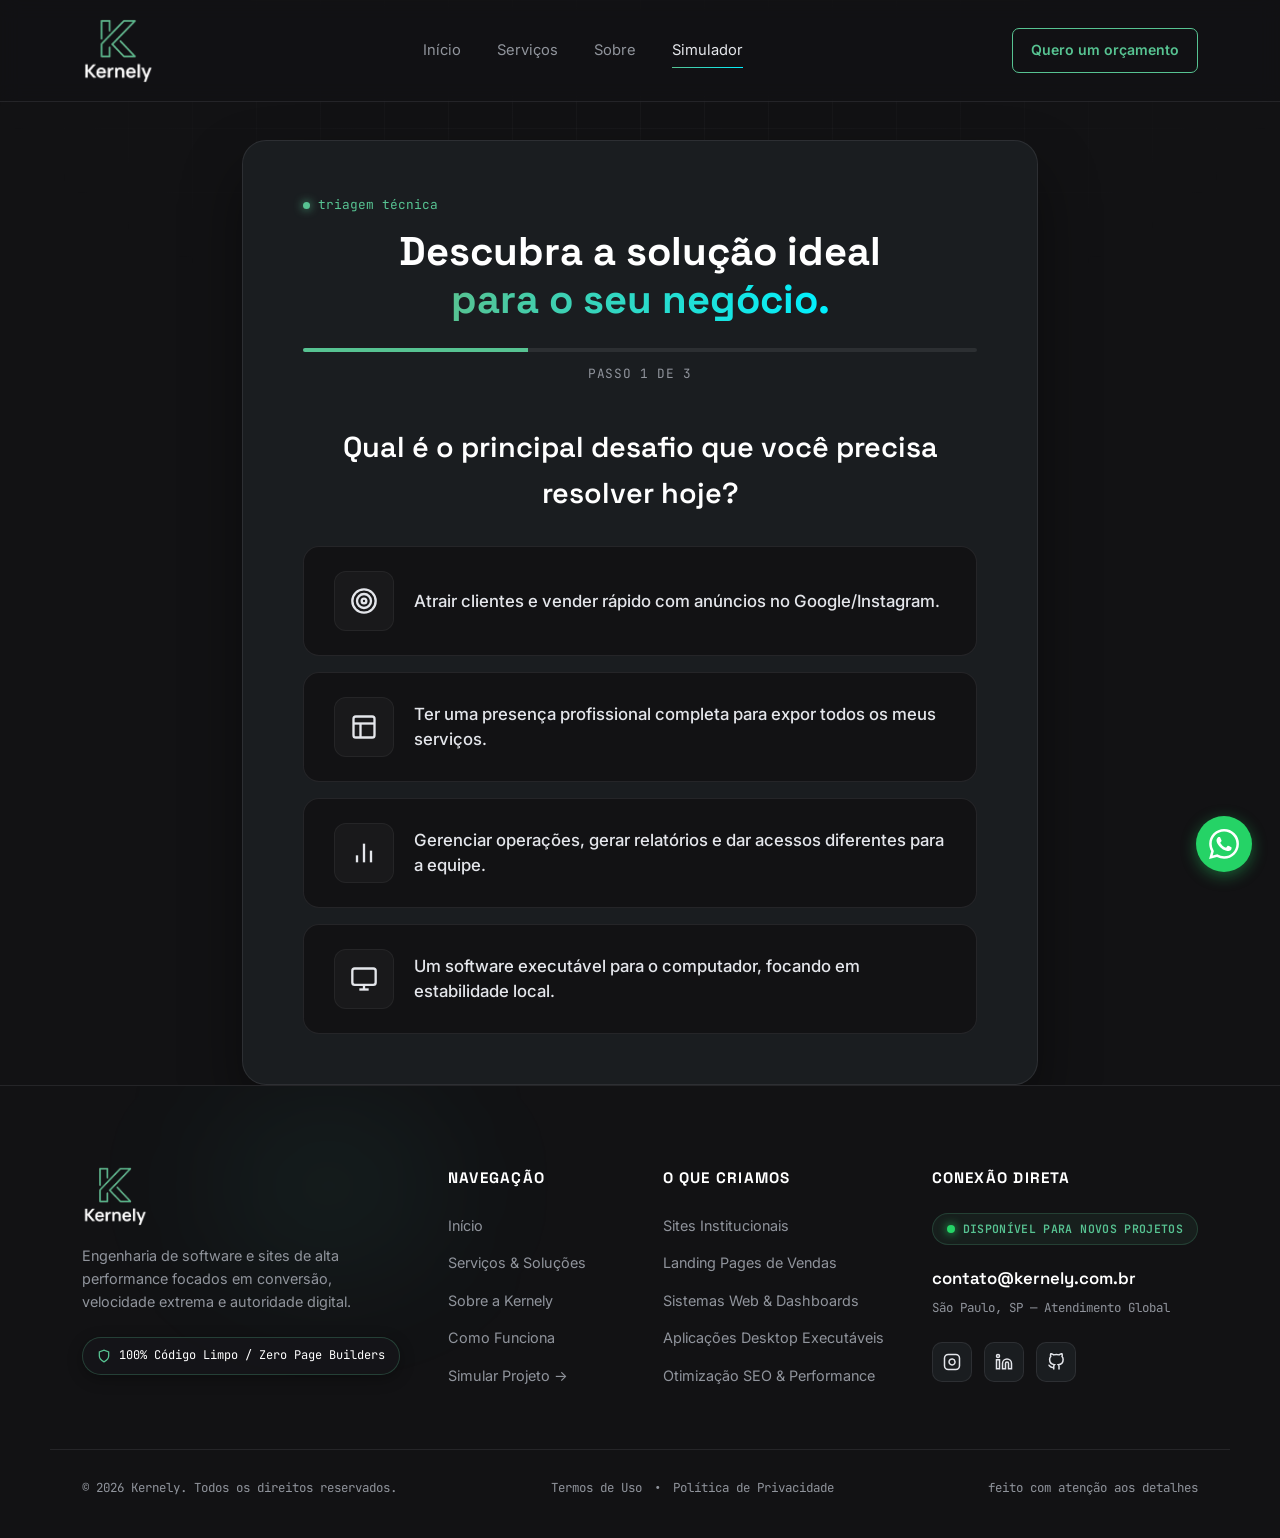
<file: simulador.html>
<!DOCTYPE html>
<html lang="pt-BR">
<head>
<meta charset="UTF-8">
<meta name="viewport" content="width=device-width, initial-scale=1.0, viewport-fit=cover">
<title>Simulador & Diagnóstico de Projeto — Kernely</title>
<meta name="description" content="Simule a arquitetura e os requisitos do seu próximo site ou sistema web com a Kernely e receba um diagnóstico técnico em tempo real.">
<link rel="preconnect" href="https://fonts.googleapis.com">
<link rel="preconnect" href="https://fonts.gstatic.com" crossorigin>
<link href="https://fonts.googleapis.com/css2?family=Space+Grotesk:wght@400;500;600;700&family=Inter:wght@400;500;600&family=JetBrains+Mono:wght@400;500&display=swap" rel="stylesheet">
<link rel="stylesheet" href="styles.css?v=10">

<!-- Favicons -->
<link rel="icon" type="image/svg+xml" href="/imagens/favicon.svg">
<link rel="icon" type="image/png" sizes="192x192" href="/imagens/favicon-192.png">
<link rel="icon" type="image/x-icon" href="/imagens/favicon.ico">
<link rel="apple-touch-icon" href="/imagens/apple-touch-icon.png">
<link rel="manifest" href="/site.webmanifest">
<meta name="theme-color" content="#121214">

<!-- DADOS ESTRUTURADOS (SEO & GEO) -->
<script type="application/ld+json">
{
  "@context": "https://schema.org",
  "@type": "ProfessionalService",
  "@id": "https://kernely.com.br/#organization",
  "name": "Kernely",
  "alternateName": "Kernely Engenharia Web",
  "slogan": "Code that matters.",
  "url": "https://kernely.com.br/",
  "logo": "https://kernely.com.br/imagens/logo-kernely.png",
  "image": "https://kernely.com.br/imagens/capa-og.jpg",
  "description": "Engenharia de software focada em alta performance. Desenvolvemos Sistemas Web com painéis hierárquicos, Aplicações Desktop executáveis e Sites Otimizados para conversão.",
  "email": "kernelyltda@gmail.com",
  "areaServed": "BR",
  "address": {
    "@type": "PostalAddress",
    "addressLocality": "São Paulo",
    "addressRegion": "SP",
    "addressCountry": "BR"
  },
  "contactPoint": {
    "@type": "ContactPoint",
    "telephone": "+55-11-99562-0111",
    "email": "kernelyltda@gmail.com",
    "contactType": "Atendimento Comercial",
    "areaServed": "BR",
    "availableLanguage": "Portuguese"
  },
  "makesOffer": [
    {
      "@type": "Offer",
      "itemOffered": {
        "@type": "Service",
        "name": "Desenvolvimento de Sistemas Web e Dashboards"
      }
    },
    {
      "@type": "Offer",
      "itemOffered": {
        "@type": "Service",
        "name": "Desenvolvimento de Aplicações Desktop Executáveis"
      }
    },
    {
      "@type": "Offer",
      "itemOffered": {
        "@type": "Service",
        "name": "Criação de Landing Pages e Sites Institucionais"
      }
    }
  ],
  "knowsAbout": [
    "Desenvolvimento Web",
    "Sites Institucionais",
    "Landing Pages de Alta Conversão",
    "Sistemas Web e Dashboards",
    "Aplicações Desktop Executáveis",
    "SEO",
    "GEO (Generative Engine Optimization)"
  ],
  "sameAs": [
    "https://www.instagram.com/kernely",
    "https://github.com/kernelyltda",
    "https://linkedin.com/company/kernely"
  ]
}
</script>
</head>
<body>

<div class="page-transition" id="page-transition"></div>
<div class="scroll-progress" id="scroll-progress"></div>
<div class="grain"></div>

<!-- HEADER -->
<header>
  <nav>
    <a class="brand" href="/">
      <img src="imagens/logo-kernely.png" alt="Logo Kernely" class="logo-img">
    </a>
    <div class="nav-links">
      <a href="/">Início</a>
      <a href="/servicos ">Serviços</a>
      <a href="/sobre ">Sobre</a>
      <a href="/simulador " class="active">Simulador</a>
    </div>
    <a class="nav-cta" href="https://wa.me/5511995620111?text=Ol%C3%A1!%20Gostaria%20de%20solicitar%20um%20or%C3%A7amento%20com%20a%20Kernely." target="_blank" rel="noopener noreferrer">Quero um orçamento</a>
  </nav>
</header>

<!-- BARRA DE NAVEGAÇÃO MOBILE -->
<nav class="mobile-bottom-nav">
  <a href="/">
    <svg viewBox="0 0 24 24"><path d="M3 9l9-7 9 7v11a2 2 0 0 1-2 2H5a2 2 0 0 1-2-2z"/><polyline points="9 22 9 12 15 12 15 22"/></svg>
    <span>Início</span>
  </a>
  <a href="/servicos ">
    <svg viewBox="0 0 24 24"><rect x="3" y="3" width="7" height="7"/><rect x="14" y="3" width="7" height="7"/><rect x="14" y="14" width="7" height="7"/><rect x="3" y="14" width="7" height="7"/></svg>
    <span>Serviços</span>
  </a>
  <a href="/sobre ">
    <svg viewBox="0 0 24 24"><path d="M20 21v-2a4 4 0 0 0-4-4H8a4 4 0 0 0-4 4v2"/><circle cx="12" cy="7" r="4"/></svg>
    <span>Sobre</span>
  </a>
  <a href="/simulador " class="active">
    <svg viewBox="0 0 24 24"><rect x="2" y="3" width="20" height="14" rx="2" ry="2"/><line x1="8" y1="21" x2="16" y2="21"/><line x1="12" y1="17" x2="12" y2="21"/></svg>
    <span>Simulador</span>
  </a>
</nav>

<main style="padding-top: 140px; min-height: 90vh; display: flex; align-items: center;">
  <div class="wrap" style="width: 100%; max-width: 860px;">
    
    <!-- CONTAINER DO WIZARD -->
    <div class="wizard-container">
      
      <!-- CABEÇALHO DO WIZARD -->
      <div class="wizard-header" id="wizard-header">
        <span class="eyebrow" style="justify-content: center; margin-bottom: 12px;">triagem técnica</span>
        <h1 style="font-family: var(--display); font-size: clamp(1.8rem, 4vw, 2.5rem); font-weight: 700; color: #FFF; text-align: center; line-height: 1.2;">
          Descubra a solução ideal <br><span class="grad">para o seu negócio.</span>
        </h1>
        
        <div class="progress-bar-container">
          <div class="progress-bar-fill" id="progress-fill"></div>
        </div>
        <p class="progress-text">Passo <span id="current-step-text">1</span> de 3</p>
      </div>

      <!-- ÁREA DE PERGUNTAS -->
      <div class="wizard-body" id="wizard-body">
        <h2 class="question-title" id="question-title">Carregando diagnóstico...</h2>
        <div class="options-grid" id="options-grid"></div>
      </div>

      <!-- TELA DE CARREGAMENTO FAKE (DIAGNÓSTICO) -->
      <div class="wizard-loading" id="wizard-loading" style="display: none;">
        <div class="k-spinner"></div>
        <h3 style="color: #FFF; font-family: var(--display); font-size: 1.5rem; margin-bottom: 12px;">Analisando requisitos...</h3>
        <p style="color: var(--muted); font-family: var(--mono); font-size: 0.9rem;" id="loading-text">Processando arquitetura ideal</p>
      </div>

      <!-- TELA DE RESULTADO (A OFERTA) -->
      <div class="wizard-result" id="wizard-result" style="display: none;">
        <span class="eyebrow" style="justify-content: center; margin-bottom: 16px;">diagnóstico concluído</span>
        <h2 style="font-family: var(--display); font-size: clamp(2rem, 4vw, 2.6rem); color: #FFF; margin-bottom: 30px;">A Arquitetura Recomendada</h2>
        
        <div class="result-card">
          <div class="r-service-tag" id="r-tag">CARREGANDO...</div>
          <h3 id="r-title" style="color: #FFF; font-family: var(--display); font-size: 1.8rem; margin-bottom: 12px;">Nome do Serviço</h3>
          <p id="r-desc" style="color: var(--muted); line-height: 1.6; margin-bottom: 24px;">Descrição detalhada do porquê esse serviço resolve a dor do cliente.</p>
          
          <div class="r-divider"></div>
          
          <div class="r-maintenance">
            <span style="display: block; font-family: var(--mono); font-size: 0.8rem; color: var(--accent); margin-bottom: 8px;">PLANO DE SUPORTE INDICADO:</span>
            <h4 id="r-plan-title" style="color: #FFF; font-size: 1.2rem; margin-bottom: 6px;">Plano Kernel</h4>
            <p id="r-plan-desc" style="color: var(--muted); font-size: 0.9rem; margin-bottom: 0;">Backups diários e atualizações contínuas.</p>
          </div>
        </div>

        <button id="btn-whatsapp" class="btn-primary" style="width: 100%; max-width: 400px; padding: 18px; font-size: 1.1rem; margin-top: 30px; display: flex; align-items: center; justify-content: center; gap: 10px; margin-inline: auto;">
          <svg viewBox="0 0 24 24" width="24" height="24" fill="currentColor"><path d="M17.472 14.382c-.297-.149-1.758-.867-2.03-.967-.273-.099-.471-.148-.67.15-.197.297-.767.966-.94 1.164-.173.199-.347.223-.644.075-.297-.15-1.255-.463-2.39-1.475-.883-.788-1.48-1.761-1.653-2.059-.173-.297-.018-.458.13-.606.134-.133.298-.347.446-.52.149-.174.198-.298.298-.497.099-.198.05-.371-.025-.52-.075-.149-.669-1.612-.916-2.207-.242-.579-.487-.5-.669-.51-.173-.008-.371-.01-.57-.01-.198 0-.52.074-.792.372-.272.297-1.04 1.016-1.04 2.479 0 1.462 1.065 2.875 1.213 3.074.149.198 2.096 3.2 5.077 4.487.709.306 1.262.489 1.694.625.712.227 1.36.195 1.871.118.571-.085 1.758-.719 2.006-1.413.248-.694.248-1.289.173-1.413-.074-.124-.272-.198-.57-.347m-5.421 7.403h-.004a9.87 9.87 0 01-5.031-1.378l-.361-.214-3.741.982.998-3.648-.235-.374a9.86 9.86 0 01-1.51-5.26c.001-5.45 4.436-9.884 9.888-9.884 2.64 0 5.122 1.03 6.988 2.898a9.825 9.825 0 012.893 6.994c-.003 5.45-4.437 9.884-9.885 9.884m8.413-18.297A11.815 11.815 0 0012.05 0C5.495 0 .16 5.335.157 11.892c0 2.096.547 4.142 1.588 5.945L.057 24l6.305-1.654a11.882 11.882 0 005.683 1.448h.005c6.554 0 11.89-5.335 11.893-11.893a11.821 11.821 0 00-3.48-8.413Z"/></svg>
          Solicitar este Projeto
        </button>
        <button onclick="location.reload()" class="btn-ghost" style="margin-top: 16px; border: none;">Refazer diagnóstico</button>
      </div>

    </div>
  </div>
</main>

<script>
/* ==========================================================================
   LÓGICA DO DIAGNÓSTICO (O CÉREBRO DA VENDA CONSULTIVA)
   ========================================================================== */
const questions = [
  {
    question: "Qual é o principal desafio que você precisa resolver hoje?",
    options: [
      { text: "Atrair clientes e vender rápido com anúncios no Google/Instagram.", value: "landing", icon: `<svg width="28" height="28" viewBox="0 0 24 24" fill="none" stroke="currentColor" stroke-width="2"><circle cx="12" cy="12" r="10"/><circle cx="12" cy="12" r="6"/><circle cx="12" cy="12" r="2"/></svg>` },
      { text: "Ter uma presença profissional completa para expor todos os meus serviços.", value: "site", icon: `<svg width="28" height="28" viewBox="0 0 24 24" fill="none" stroke="currentColor" stroke-width="2"><rect x="3" y="3" width="18" height="18" rx="2" ry="2"/><line x1="3" y1="9" x2="21" y2="9"/><line x1="9" y1="21" x2="9" y2="9"/></svg>` },
      { text: "Gerenciar operações, gerar relatórios e dar acessos diferentes para a equipe.", value: "sistema", icon: `<svg width="28" height="28" viewBox="0 0 24 24" fill="none" stroke="currentColor" stroke-width="2"><line x1="18" y1="20" x2="18" y2="10"/><line x1="12" y1="20" x2="12" y2="4"/><line x1="6" y1="20" x2="6" y2="14"/></svg>` },
      { text: "Um software executável para o computador, focando em estabilidade local.", value: "desktop", icon: `<svg width="28" height="28" viewBox="0 0 24 24" fill="none" stroke="currentColor" stroke-width="2"><rect x="2" y="3" width="20" height="14" rx="2" ry="2"/><line x1="8" y1="21" x2="16" y2="21"/><line x1="12" y1="17" x2="12" y2="21"/></svg>` }
    ]
  },
  {
    question: "Pensando na experiência visual e técnica, o que é mais importante?",
    options: [
      { text: "Padrão moderno, direto ao ponto e focado 100% no desempenho.", value: "clean", icon: `<svg width="28" height="28" viewBox="0 0 24 24" fill="none" stroke="currentColor" stroke-width="2"><polygon points="13 2 3 14 12 14 11 22 21 10 12 10 13 2"/></svg>` },
      { text: "Interfaces premium (Dark-mode, dados exibidos em catálogos de cards).", value: "premium", icon: `<svg width="28" height="28" viewBox="0 0 24 24" fill="none" stroke="currentColor" stroke-width="2"><polygon points="12 2 15.09 8.26 22 9.27 17 14.14 18.18 21.02 12 17.77 5.82 21.02 7 14.14 2 9.27 8.91 8.26 12 2"/></svg>` }
    ]
  },
  {
    question: "Como você planeja a manutenção e evolução do projeto após o lançamento?",
    options: [
      { 
        text: "Projeto 100% estático. Não farei nenhuma alteração de textos ou imagens, quero apenas manter online.", 
        value: "basico", 
        icon: `<svg width="28" height="28" viewBox="0 0 24 24" fill="none" stroke="currentColor" stroke-width="2"><path d="M12 22s8-4 8-10V5l-8-3-8 3v7c0 6 8 10 8 10z"/></svg>` 
      },
      { 
        text: "Evolução Contínua (Recomendado). Quero backups diários e flexibilidade para atualizar conteúdos todo mês.", 
        value: "kernel", 
        icon: `<svg width="28" height="28" viewBox="0 0 24 24" fill="none" stroke="currentColor" stroke-width="2"><polyline points="23 4 23 10 17 10"/><polyline points="1 20 1 14 7 14"/><path d="M3.51 9a9 9 0 0 1 14.85-3.36L23 10M1 14l4.64 4.36A9 9 0 0 0 20.49 15"/></svg>` 
      },
      { 
        text: "Operação Intensiva. Preciso de suporte VIP prioritário e múltiplas edições semanais no sistema.", 
        value: "full", 
        icon: `<svg width="28" height="28" viewBox="0 0 24 24" fill="none" stroke="currentColor" stroke-width="2"><line x1="22" y1="2" x2="11" y2="13"/><polygon points="22 2 15 22 11 13 2 9 22 2"/></svg>` 
      }
    ]
  }
];

// O banco de dados de serviços que você oferece
const servicesDB = {
  landing: {
    tag: "ALTA CONVERSÃO", title: "Landing Page de Vendas",
    desc: "A solução perfeita para o seu momento. Uma página única otimizada com engenharia de conversão, carregamento em menos de 1 segundo e gatilhos desenhados para transformar cliques de anúncios em clientes reais no seu WhatsApp."
  },
  site: {
    tag: "POSICIONAMENTO INSTITUCIONAL", title: "Site Completo (Múltiplas Páginas)",
    desc: "Sua marca precisa de autoridade. Estruturaremos uma plataforma robusta com arquitetura semântica para o Google, exibindo seus serviços, sua história e sua prova social de forma impecável."
  },
  sistema: {
    tag: "OPERAÇÃO & GESTÃO", title: "Sistema Web & Dashboard",
    desc: "Vamos desenvolver uma aplicação operando em nuvem com banco de dados seguro. Contará com acessos hierárquicos para a chefia e funcionários, além da emissão de relatórios consolidados para a sua gestão."
  },
  desktop: {
    tag: "ALTA CAPACIDADE", title: "Aplicação Desktop Executável",
    desc: "A arquitetura ideal para operações intensivas. Construiremos um software executável independente de navegadores, garantindo uso robusto da máquina local para rotinas de automação, licitações ou monitoramento."
  }
};

const plansDB = {
  basico: { title: "Plano Básico (R$ 59,90)", desc: "Hospedagem em nuvem, SSL e backups semanais para blindar sua operação." },
  kernel: { title: "Plano Kernel (R$ 79,90) - Recomendado", desc: "Backups diários, proteção contra invasões e 1 alteração estrutural no seu catálogo por mês." },
  full: { title: "Plano VIP Full (R$ 119,90)", desc: "Atendimento prioritário, relatórios PDF de desempenho, SEO contínuo e alto volume de edições." }
};

let currentStep = 0;
let userAnswers = {};

const qTitle = document.getElementById('question-title');
const optionsGrid = document.getElementById('options-grid');
const progressFill = document.getElementById('progress-fill');
const currentStepText = document.getElementById('current-step-text');
const wBody = document.getElementById('wizard-body');
const wHeader = document.getElementById('wizard-header');
const wLoading = document.getElementById('wizard-loading');
const wResult = document.getElementById('wizard-result');

function renderQuestion() {
  const q = questions[currentStep];
  qTitle.innerText = q.question;
  currentStepText.innerText = currentStep + 1;
  progressFill.style.width = `${((currentStep + 1) / questions.length) * 100}%`;
  
  optionsGrid.innerHTML = '';
  q.options.forEach((opt, index) => {
    const btn = document.createElement('div');
    btn.className = 'opt-card';
    btn.innerHTML = `<span class="opt-icon">${opt.icon}</span><span class="opt-text">${opt.text}</span>`;
    btn.onclick = () => handleAnswer(opt.value);
    
    // Animação de entrada cascata
    btn.style.animationDelay = `${index * 0.1}s`;
    optionsGrid.appendChild(btn);
  });
}

function handleAnswer(value) {
  if (currentStep === 0) userAnswers.service = value;
  if (currentStep === 1) userAnswers.ui = value;
  if (currentStep === 2) userAnswers.plan = value;

  if (currentStep < questions.length - 1) {
    wBody.style.opacity = '0';
    setTimeout(() => {
      currentStep++;
      renderQuestion();
      wBody.style.opacity = '1';
    }, 300);
  } else {
    showLoadingAndResult();
  }
}

function showLoadingAndResult() {
  wHeader.style.display = 'none';
  wBody.style.display = 'none';
  wLoading.style.display = 'flex';

  const loadingTexts = ["Avaliando regras de negócio...", "Estruturando banco de dados...", "Definindo plano de performance..."];
  let t = 0;
  const tInterval = setInterval(() => {
    document.getElementById('loading-text').innerText = loadingTexts[t];
    t++;
    if(t >= loadingTexts.length) clearInterval(tInterval);
  }, 800);

  setTimeout(() => {
    wLoading.style.display = 'none';
    buildResult();
    wResult.style.display = 'block';
  }, 2800);
}

function buildResult() {
  const service = servicesDB[userAnswers.service];
  const plan = plansDB[userAnswers.plan];
  
  // Toque especial caso ele tenha escolhido interface Premium no passo 2
  let finalDesc = service.desc;
  if(userAnswers.ui === 'premium') {
    finalDesc += " O design será focado em uma interface premium, integrando recursos visuais avançados como dark-mode nativo e catálogo em cards para encantar seu usuário final.";
  }

  document.getElementById('r-tag').innerText = service.tag;
  document.getElementById('r-title').innerText = service.title;
  document.getElementById('r-desc').innerText = finalDesc;
  
  document.getElementById('r-plan-title').innerText = plan.title;
  document.getElementById('r-plan-desc').innerText = plan.desc;

  // Montar mensagem pro WhatsApp
  const msg = `Olá! Fiz o diagnóstico no site da Kernely.%0A%0A*Arquitetura:* ${service.title}%0A*Plano:* ${plan.title}%0A%0AGostaria de conversar sobre o desenvolvimento!`;
  document.getElementById('btn-whatsapp').onclick = () => {
    window.open(`https://wa.me/5511995620111?text=${msg}`, '_blank');
  };
}

// Inicia
renderQuestion();
</script>

<script src="script.js"></script>

<footer class="k-footer">
  <div class="footer-glow"></div>
 
  <div class="wrap footer-main-grid">
   
    <!-- COLUNA 1: MARCA & MISSÃO -->
    <div class="footer-col brand-col">
      <a href="/" class="footer-brand">
        <img src="imagens/logo-kernely.png" alt="Kernely Logo" class="logo-img-footer">
      </a>
      <p class="footer-desc">Engenharia de software e sites de alta performance focados em conversão, velocidade extrema e autoridade digital.</p>
      <div class="footer-badge">
        <svg viewBox="0 0 24 24" fill="none" stroke="currentColor"><path d="M12 22s8-4 8-10V5l-8-3-8 3v7c0 6 8 10 8 10z"/></svg>
        <span>100% Código Limpo / Zero Page Builders</span>
      </div>
    </div>


    <!-- COLUNA 2: NAVEGAÇÃO -->
    <div class="footer-col">
      <span class="footer-title">Navegação</span>
      <ul class="footer-nav">
        <li><a href="/">Início</a></li>
        <li><a href="/servicos ">Serviços & Soluções</a></li>
        <li><a href="/sobre ">Sobre a Kernely</a></li>
        <li><a href="/#processo">Como Funciona</a></li>
        <li><a href="/simulador ">Simular Projeto →</a></li>
      </ul>
    </div>


    <!-- COLUNA 3: O QUE CRIAMOS -->
    <div class="footer-col">
      <span class="footer-title">O Que Criamos</span>
      <ul class="footer-nav">
        <li><a href="/servicos#guia-solucoes">Sites Institucionais</a></li>
        <li><a href="/servicos#guia-solucoes">Landing Pages de Vendas</a></li>
        <li><a href="/servicos#guia-solucoes">Sistemas Web & Dashboards</a></li>
        <li><a href="/servicos#guia-solucoes">Aplicações Desktop Executáveis</a></li>
        <li><a href="/servicos#seo-geo">Otimização SEO & Performance</a></li>
      </ul>


    </div>


    <!-- COLUNA 4: CONTATO & STATUS -->
    <div class="footer-col contact-col">
      <span class="footer-title">Conexão Direta</span>
     
      <div class="status-indicator">
        <span class="status-dot"></span>
        <span class="status-text">Disponível para novos projetos</span>
      </div>


      <div class="contact-info">
        <a href="mailto:contato@kernely.com.br" class="contact-email">contato@kernely.com.br</a>
        <span class="contact-loc">São Paulo, SP — Atendimento Global</span>
      </div>


      <div class="footer-socials">
        <a href="https://www.instagram.com/kernely" target="_blank" rel="noopener noreferrer" aria-label="Instagram">
          <svg viewBox="0 0 24 24"><rect x="2" y="2" width="20" height="20" rx="5" ry="5"/><path d="M16 11.37A4 4 0 1 1 12.63 8 4 4 0 0 1 16 11.37z"/><line x1="17.5" y1="6.5" x2="17.51" y2="6.5"/></svg>
        </a>
        <a href="https://linkedin.com/in/guih-barbz" target="_blank" rel="noopener noreferrer" aria-label="LinkedIn">
          <svg viewBox="0 0 24 24"><path d="M16 8a6 6 0 0 1 6 6v7h-4v-7a2 2 0 0 0-2-2 2 2 0 0 0-2 2v7h-4v-7a6 6 0 0 1 6-6z"/><rect x="2" y="9" width="4" height="12"/><circle cx="4" cy="4" r="2"/></svg>
        </a>
        <a href="https://github.com/kernelyltda" target="_blank" rel="noopener noreferrer" aria-label="GitHub">
          <svg viewBox="0 0 24 24"><path d="M9 19c-5 1.5-5-2.5-7-3m14 6v-3.87a3.37 3.37 0 0 0-.94-2.61c3.14-.35 6.44-1.54 6.44-7A5.44 5.44 0 0 0 20 4.77 5.07 5.07 0 0 0 19.91 1S18.73.65 16 2.48a13.38 13.38 0 0 0-7 0C6.27.65 5.09 1 5.09 1A5.07 5.07 0 0 0 5 4.77a5.44 5.44 0 0 0-1.5 3.78c0 5.42 3.3 6.61 6.44 7A3.37 3.37 0 0 0 9 18.13V22"/></svg>
        </a>
      </div>
    </div>


  </div>


  <!-- LINHA INFERIOR (SUB-FOOTER) -->
  <div class="wrap footer-bottom-bar">
    <div class="fb-left">© 2026 Kernely. Todos os direitos reservados.</div>
    <div class="fb-center">
  <a href="termos.html">Termos de Uso</a>
  <span>•</span>
  <a href="privacidade.html">Política de Privacidade</a>
</div>
    <div class="fb-right">feito com atenção aos detalhes</div>
  </div>
</footer>



<a href="https://wa.me/5511995620111?text=Ol%C3%A1!%20Vi%20o%20site%20da%20Kernely%20e%20gostaria%20de%20um%20or%C3%A7amento."
   class="whatsapp-float" target="_blank" rel="noopener noreferrer" aria-label="Falar no WhatsApp com a Kernely">
  <svg viewBox="0 0 24 24" width="30" height="30" fill="currentColor">
    <path d="M17.472 14.382c-.297-.149-1.758-.867-2.03-.967-.273-.099-.471-.148-.67.15-.197.297-.767.966-.94 1.164-.173.199-.347.223-.644.075-.297-.15-1.255-.463-2.39-1.475-.883-.788-1.48-1.761-1.653-2.059-.173-.297-.018-.458.13-.606.134-.133.298-.347.446-.52.149-.174.198-.298.298-.497.099-.198.05-.371-.025-.52-.075-.149-.669-1.612-.916-2.207-.242-.579-.487-.5-.669-.51-.173-.008-.371-.01-.57-.01-.198 0-.52.074-.792.372-.272.297-1.04 1.016-1.04 2.479 0 1.462 1.065 2.875 1.213 3.074.149.198 2.096 3.2 5.077 4.487.709.306 1.262.489 1.694.625.712.227 1.36.195 1.871.118.571-.085 1.758-.719 2.006-1.413.248-.694.248-1.289.173-1.413-.074-.124-.272-.198-.57-.347m-5.421 7.403h-.004a9.87 9.87 0 01-5.031-1.378l-.361-.214-3.741.982.998-3.648-.235-.374a9.86 9.86 0 01-1.51-5.26c.001-5.45 4.436-9.884 9.888-9.884 2.64 0 5.122 1.03 6.988 2.898a9.825 9.825 0 012.893 6.994c-.003 5.45-4.437 9.884-9.885 9.884m8.413-18.297A11.815 11.815 0 0012.05 0C5.495 0 .16 5.335.157 11.892c0 2.096.547 4.142 1.588 5.945L.057 24l6.305-1.654a11.882 11.882 0 005.683 1.448h.005c6.554 0 11.89-5.335 11.893-11.893a11.821 11.821 0 00-3.48-8.413Z"/>
  </svg>
</a>

</body>
</html>
</file>
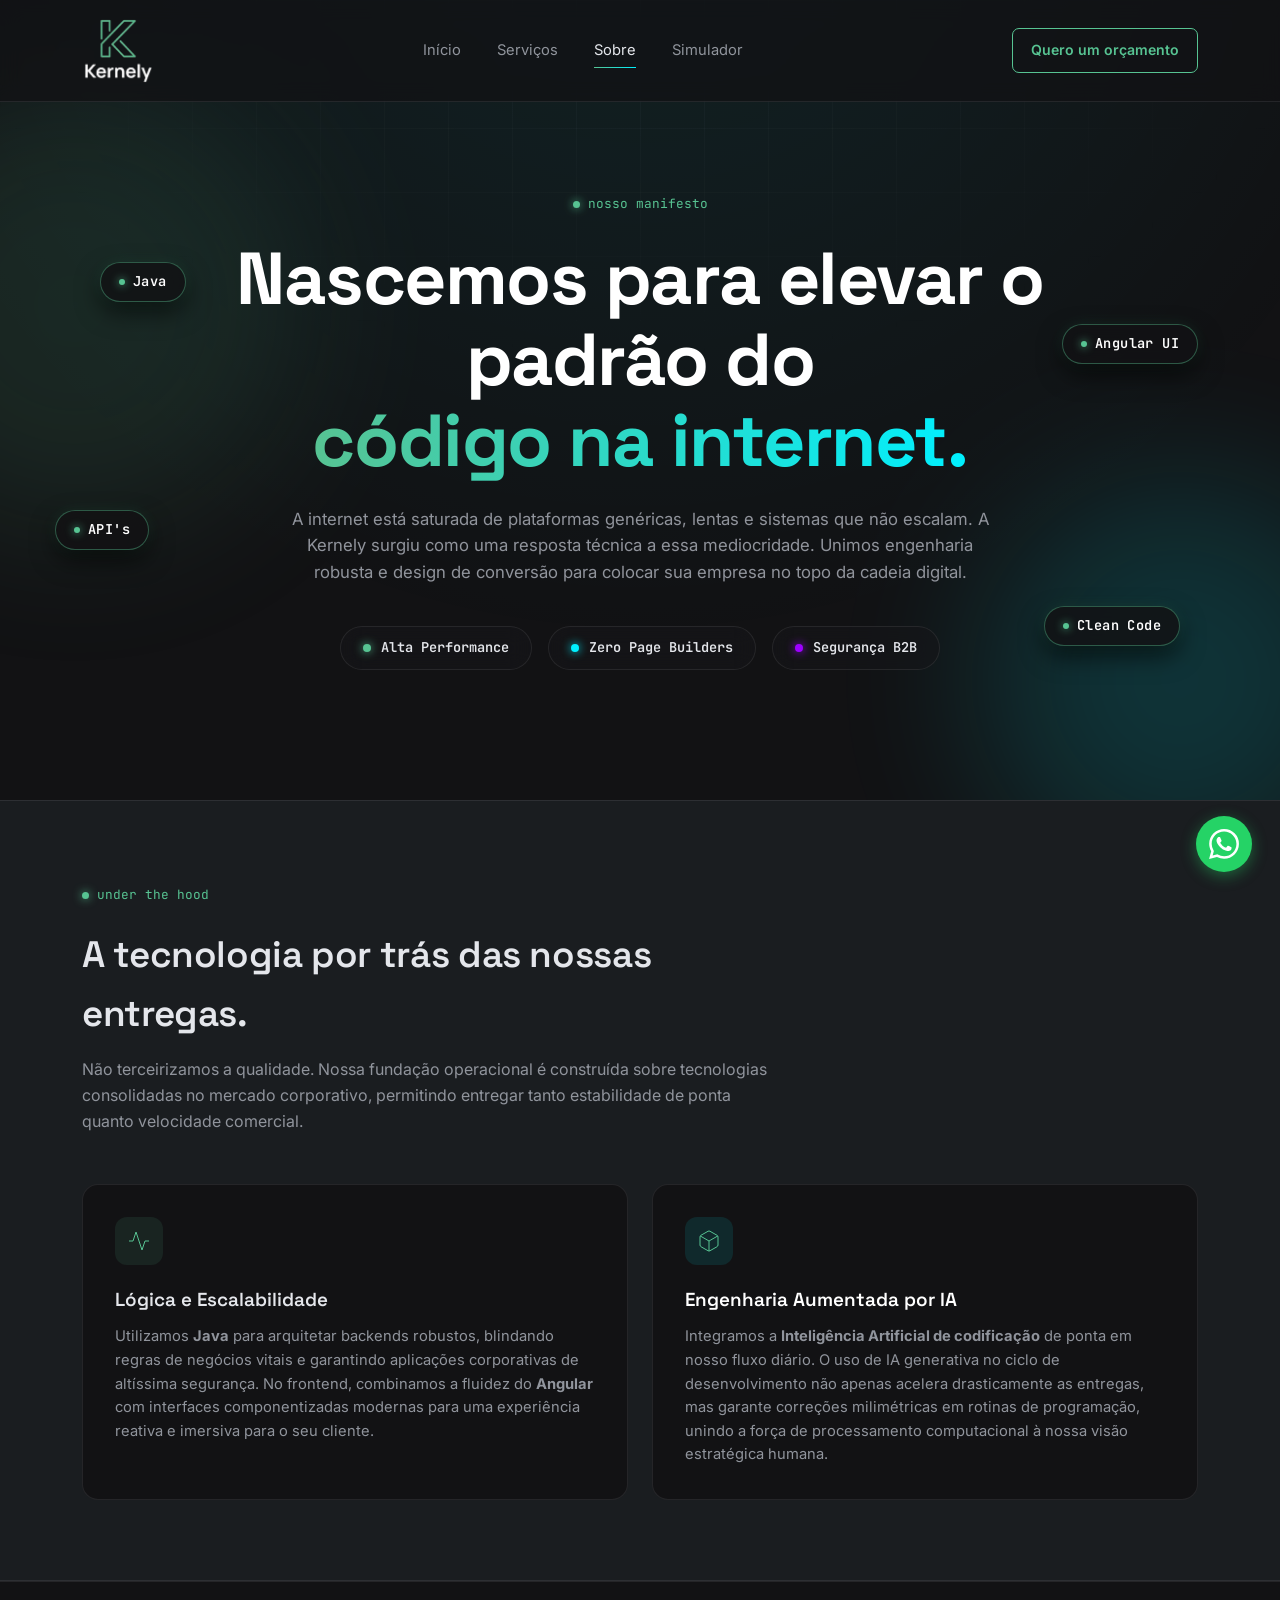
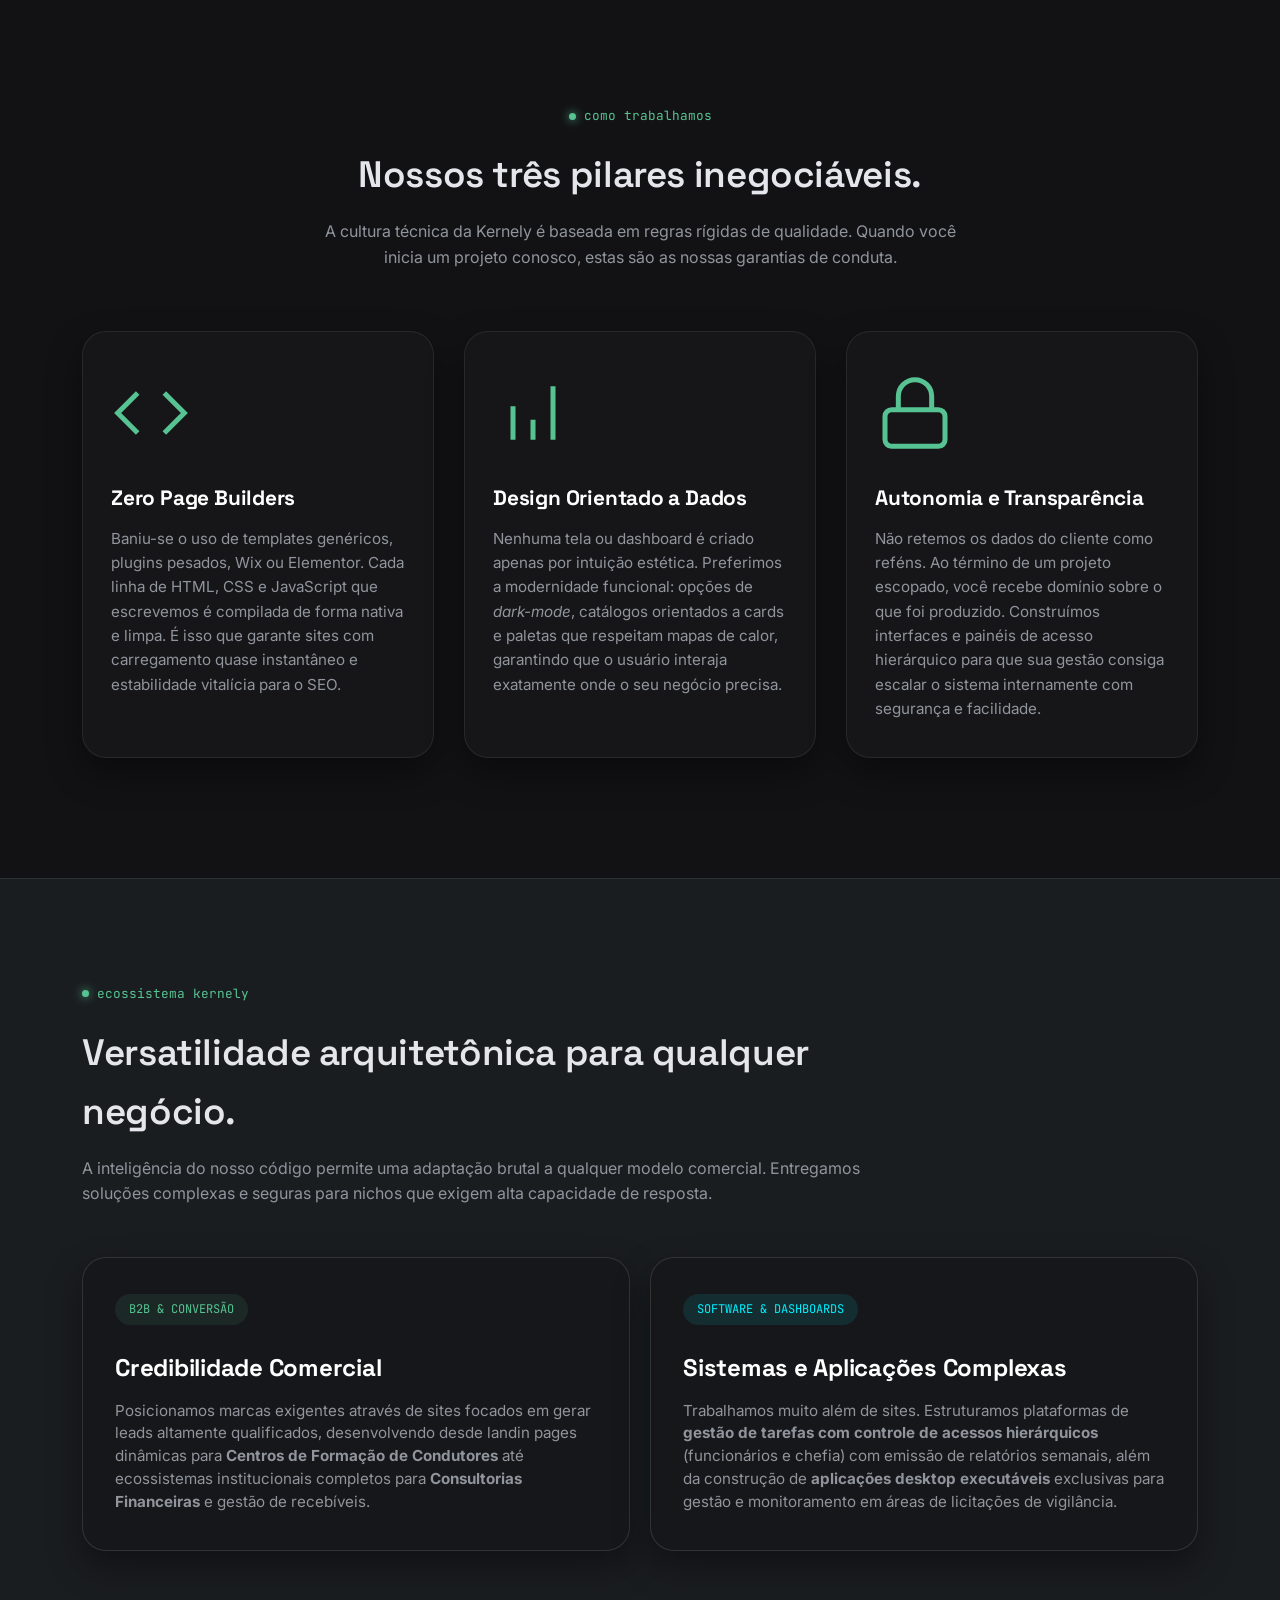
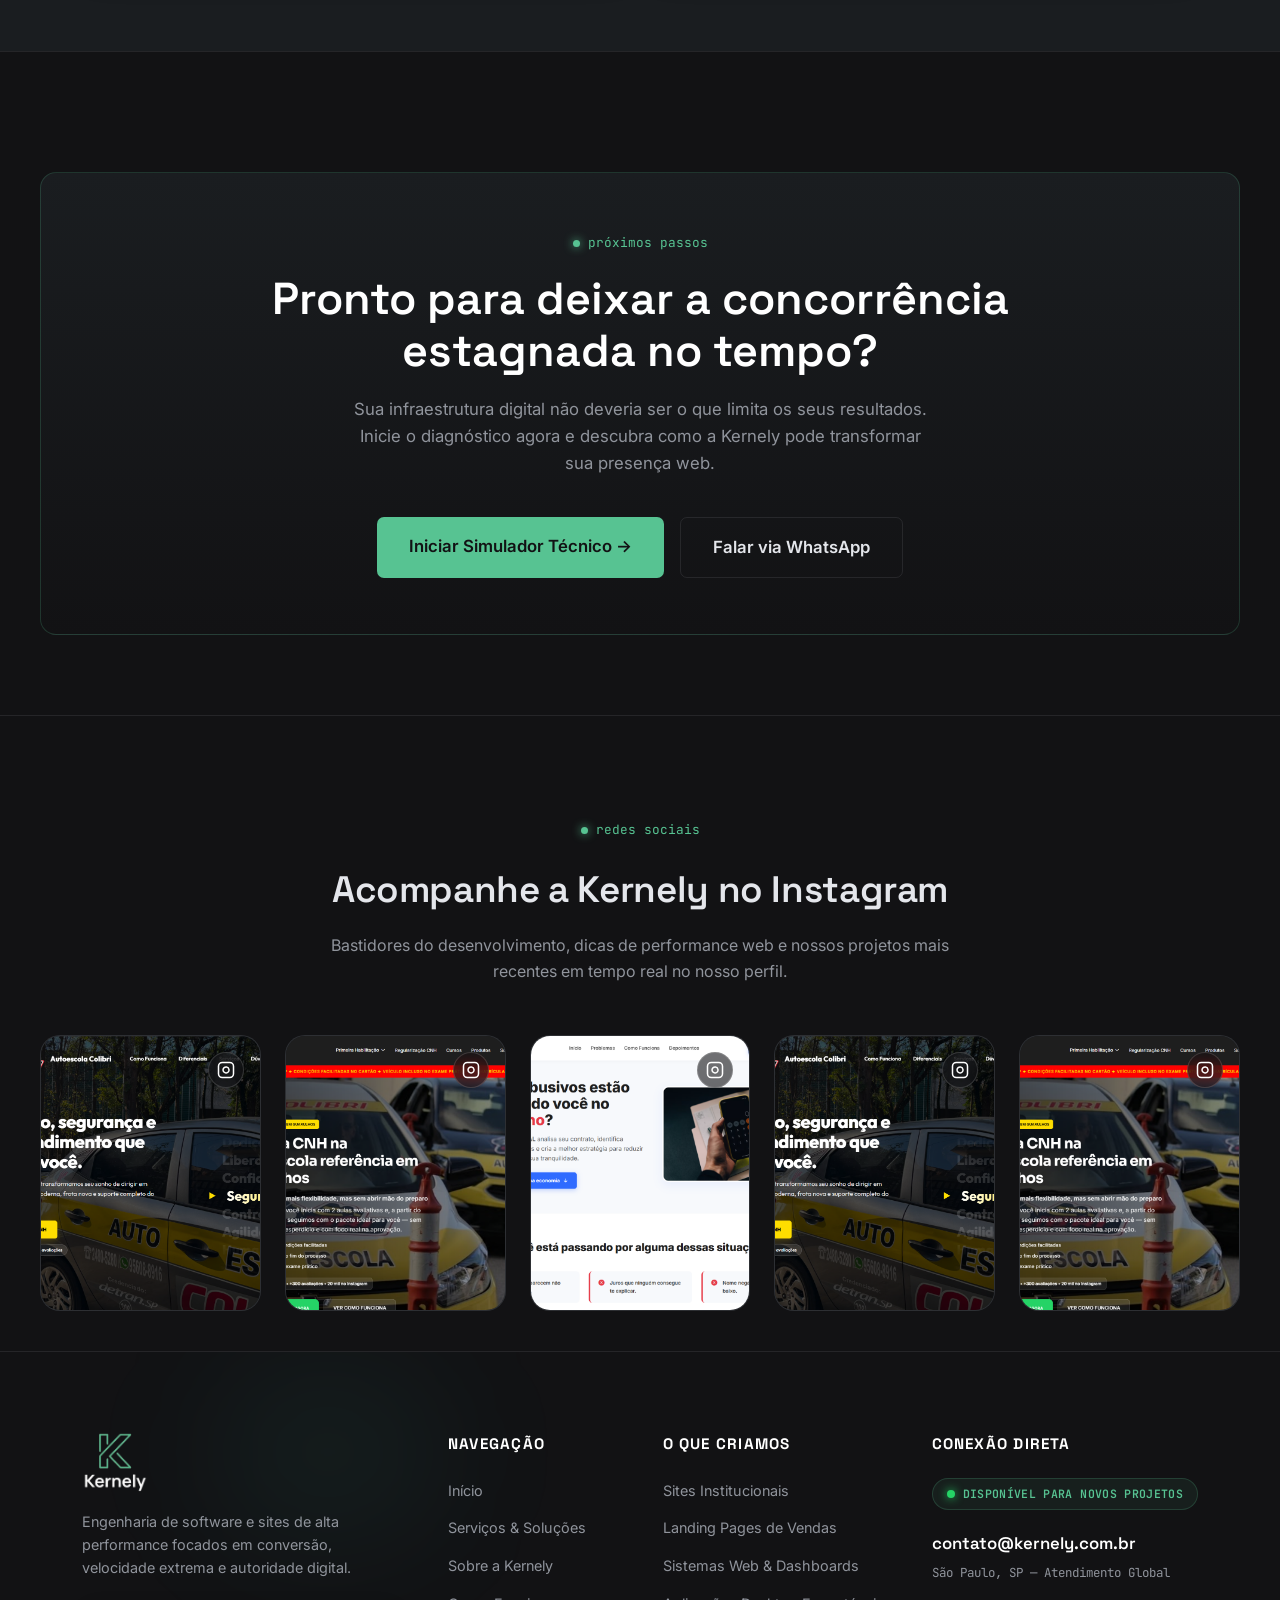
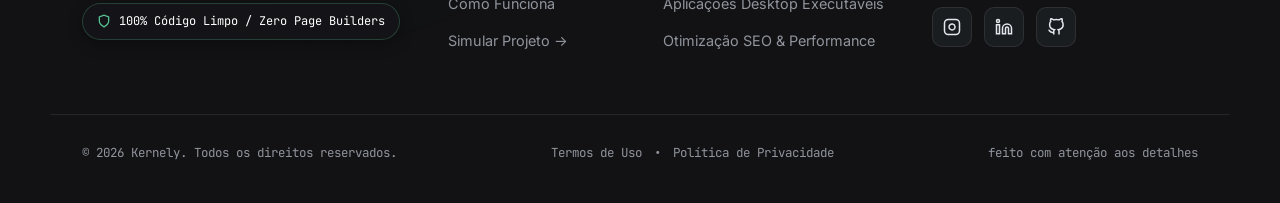
<file: sobre.html>
<!DOCTYPE html>
<html lang="pt-BR">
<head>
<meta charset="UTF-8">
<meta name="viewport" content="width=device-width, initial-scale=1.0">
<title>Sobre — Kernely</title>
<meta name="description" content="Conheça a Kernely: um estúdio de desenvolvimento web focado em criar sites que ajudam empresas a vender mais.">
<link rel="preconnect" href="https://fonts.googleapis.com">
<link rel="preconnect" href="https://fonts.gstatic.com" crossorigin>
<link href="https://fonts.googleapis.com/css2?family=Space+Grotesk:wght@400;500;600;700&family=Inter:wght@400;500;600&family=JetBrains+Mono:wght@400;500&display=swap" rel="stylesheet">
<link rel="stylesheet" href="styles.css?v=4">

<!-- Favicons -->
<link rel="icon" type="image/svg+xml" href="/imagens/favicon.svg">
<link rel="icon" type="image/png" sizes="192x192" href="/imagens/favicon-192.png">
<link rel="icon" type="image/x-icon" href="/imagens/favicon.ico">
<link rel="apple-touch-icon" href="/imagens/apple-touch-icon.png">
<link rel="manifest" href="/site.webmanifest">
<meta name="theme-color" content="#121214">

<!-- Open Graph / Twitter -->
<meta property="og:type" content="website">
<meta property="og:site_name" content="Kernely">
<meta property="og:title" content="Sobre a Kernely — estúdio de desenvolvimento web">
<meta property="og:description" content="Conheça a Kernely: um estúdio de desenvolvimento web focado em criar sites que ajudam empresas a vender mais.">
<meta property="og:image" content="https://kernely.com.br/imagens/favicon-512.png">
<meta property="og:url" content="https://kernely.com.br/sobre.html">
<meta property="og:locale" content="pt_BR">
<meta name="twitter:card" content="summary_large_image">
<meta name="twitter:title" content="Sobre a Kernely">
<meta name="twitter:description" content="Conheça a Kernely: um estúdio de desenvolvimento web focado em criar sites que ajudam empresas a vender mais.">
<meta name="twitter:image" content="https://kernely.com.br/imagens/favicon-512.png">
<link rel="canonical" href="https://kernely.com.br/sobre.html">

<!-- DADOS ESTRUTURADOS (SEO & GEO) -->
<script type="application/ld+json">
{
  "@context": "https://schema.org",
  "@type": "ProfessionalService",
  "@id": "https://kernely.com.br/#organization",
  "name": "Kernely",
  "alternateName": "Kernely Engenharia Web",
  "slogan": "Code that matters.",
  "url": "https://kernely.com.br/",
  "logo": "https://kernely.com.br/imagens/logo-kernely.png",
  "image": "https://kernely.com.br/imagens/capa-og.jpg",
  "description": "Engenharia de software focada em alta performance. Desenvolvemos Sistemas Web com painéis hierárquicos, Aplicações Desktop executáveis e Sites Otimizados para conversão.",
  "email": "kernelyltda@gmail.com",
  "areaServed": "BR",
  "address": {
    "@type": "PostalAddress",
    "addressLocality": "São Paulo",
    "addressRegion": "SP",
    "addressCountry": "BR"
  },
  "contactPoint": {
    "@type": "ContactPoint",
    "telephone": "+55-11-99562-0111",
    "email": "kernelyltda@gmail.com",
    "contactType": "Atendimento Comercial",
    "areaServed": "BR",
    "availableLanguage": "Portuguese"
  },
  "makesOffer": [
    {
      "@type": "Offer",
      "itemOffered": {
        "@type": "Service",
        "name": "Desenvolvimento de Sistemas Web e Dashboards"
      }
    },
    {
      "@type": "Offer",
      "itemOffered": {
        "@type": "Service",
        "name": "Desenvolvimento de Aplicações Desktop Executáveis"
      }
    },
    {
      "@type": "Offer",
      "itemOffered": {
        "@type": "Service",
        "name": "Criação de Landing Pages e Sites Institucionais"
      }
    }
  ],
  "knowsAbout": [
    "Desenvolvimento Web",
    "Sites Institucionais",
    "Landing Pages de Alta Conversão",
    "Sistemas Web e Dashboards",
    "Aplicações Desktop Executáveis",
    "SEO",
    "GEO (Generative Engine Optimization)"
  ],
  "sameAs": [
    "https://www.instagram.com/kernely",
    "https://github.com/kernelyltda",
    "https://linkedin.com/company/kernely"
  ]
}
</script>
</head>
<body>

<div class="page-transition" id="page-transition"></div>
<div class="scroll-progress" id="scroll-progress"></div>
<div class="grain"></div>

<header>
  <nav>
    <a class="brand" href="/">
      <img src="imagens/logo-kernely.png" alt="Logo Kernely" class="logo-img">
    </a>
    <div class="nav-links">
      <a href="/">Início</a>
      <a href="/servicos ">Serviços</a>
      <a href="/sobre " class="active">Sobre</a>
      <a href="/simulador ">Simulador</a>
    </div>
    <a class="nav-cta" href="https://wa.me/5511995620111?text=Ol%C3%A1!%20Gostaria%20de%20solicitar%20um%20or%C3%A7amento%20com%20a%20Kernely." target="_blank" rel="noopener noreferrer">Quero um orçamento</a>
  </nav>
</header>


<!-- BARRA DE NAVEGAÇÃO MOBILE -->
<nav class="mobile-bottom-nav">
  <a href="/" >
    <svg viewBox="0 0 24 24"><path d="M3 9l9-7 9 7v11a2 2 0 0 1-2 2H5a2 2 0 0 1-2-2z"/><polyline points="9 22 9 12 15 12 15 22"/></svg>
    <span>Início</span>
  </a>
  <a href="/servicos ">
    <svg viewBox="0 0 24 24"><rect x="3" y="3" width="7" height="7"/><rect x="14" y="3" width="7" height="7"/><rect x="14" y="14" width="7" height="7"/><rect x="3" y="14" width="7" height="7"/></svg>
    <span>Serviços</span>
  </a>
  <a href="/sobre " class="active">
    <svg viewBox="0 0 24 24"><path d="M20 21v-2a4 4 0 0 0-4-4H8a4 4 0 0 0-4 4v2"/><circle cx="12" cy="7" r="4"/></svg>
    <span>Sobre</span>
  </a>
  <a href="/simulador ">
    <svg viewBox="0 0 24 24"><rect x="2" y="3" width="20" height="14" rx="2" ry="2"/><line x1="8" y1="21" x2="16" y2="21"/><line x1="12" y1="17" x2="12" y2="21"/></svg>
    <span>Simulador</span>
  </a>
</nav>


<main>

  <!-- SEÇÃO 1: HERO MANIFESTO -->
  <section class="no-border hero-services-section" style="padding: 190px 0 130px; position: relative; overflow: hidden; background: radial-gradient(circle at 50% -20%, rgba(0, 240, 255, 0.08) 0%, transparent 70%);">
    
    <!-- Efeitos de Fundo Orgânicos -->
    <div class="blob blob-green" style="width: 450px; height: 450px; top: 10%; left: -150px; opacity: 0.12;"></div>
    <div class="blob blob-cyan" style="width: 400px; height: 400px; bottom: -10%; right: -100px; opacity: 0.15;"></div>

    <div class="wrap" style="max-width: 900px; text-align: center; position: relative; z-index: 2;">
      
      <!-- Pílulas flutuantes decorativas (Stack e Diferenciais) -->
      <div class="tech-badge tech-tl" style="top: 15%; left: -10%;">Java </div>
      <div class="tech-badge tech-tr" style="top: 28%; right: -12%;">Angular UI</div>
      <div class="tech-badge tech-bl" style="bottom: 25%; left: -15%;">API's</div>
      <div class="tech-badge tech-br" style="bottom: 5%; right: -10%;">Clean Code</div>

      <span class="eyebrow" style="justify-content: center; margin-bottom: 24px;">nosso manifesto</span>
      
      <h1 style="font-family: var(--display); font-weight: 700; font-size: clamp(2.8rem, 6vw, 4.6rem); line-height: 1.1; letter-spacing: -0.02em; margin-bottom: 24px; color: #FFF;">
        Nascemos para elevar o padrão do <br><span class="grad">código na internet.</span>
      </h1>
      
      <p style="color: var(--muted); font-size: clamp(1.05rem, 1.3vw, 1.15rem); line-height: 1.6; margin: 0 auto 40px; max-width: 720px;">
        A internet está saturada de plataformas genéricas, lentas e sistemas que não escalam. A Kernely surgiu como uma resposta técnica a essa mediocridade. Unimos engenharia robusta e design de conversão para colocar sua empresa no topo da cadeia digital.
      </p>

      <!-- Barra de Status / Pilares Visuais -->
      <div style="display: flex; flex-wrap: wrap; justify-content: center; gap: 16px; margin-top: 40px;">
        
        <div style="background: rgba(22, 22, 25, 0.6); border: 1px solid rgba(255, 255, 255, 0.08); padding: 10px 22px; border-radius: 999px; display: flex; align-items: center; gap: 10px; backdrop-filter: blur(12px);">
          <span style="display: block; width: 8px; height: 8px; background: var(--accent); border-radius: 50%; box-shadow: 0 0 10px var(--accent);"></span>
          <span style="color: #E4E6EB; font-family: var(--mono); font-size: 0.85rem; font-weight: 600;">Alta Performance</span>
        </div>
        
        <div style="background: rgba(22, 22, 25, 0.6); border: 1px solid rgba(255, 255, 255, 0.08); padding: 10px 22px; border-radius: 999px; display: flex; align-items: center; gap: 10px; backdrop-filter: blur(12px);">
          <span style="display: block; width: 8px; height: 8px; background: var(--accent2); border-radius: 50%; box-shadow: 0 0 10px var(--accent2);"></span>
          <span style="color: #E4E6EB; font-family: var(--mono); font-size: 0.85rem; font-weight: 600;">Zero Page Builders</span>
        </div>
        
        <div style="background: rgba(22, 22, 25, 0.6); border: 1px solid rgba(255, 255, 255, 0.08); padding: 10px 22px; border-radius: 999px; display: flex; align-items: center; gap: 10px; backdrop-filter: blur(12px);">
          <span style="display: block; width: 8px; height: 8px; background: #9D00FF; border-radius: 50%; box-shadow: 0 0 10px #9D00FF;"></span>
          <span style="color: #E4E6EB; font-family: var(--mono); font-size: 0.85rem; font-weight: 600;">Segurança B2B</span>
        </div>

      </div>

    </div>
  </section>

  <!-- SEÇÃO 2: A ENGENHARIA & BASTIDORES (A NOSSA STACK) -->
  <section style="padding: 80px 0; background: var(--bg2); border-top: 1px solid var(--border); border-bottom: 1px solid var(--border);">
    <div class="wrap">
      <div class="section-head reveal" style="max-width: 700px; margin-bottom: 50px;">
        <span class="eyebrow">under the hood</span>
        <h2>A tecnologia por trás das nossas entregas.</h2>
        <p>Não terceirizamos a qualidade. Nossa fundação operacional é construída sobre tecnologias consolidadas no mercado corporativo, permitindo entregar tanto estabilidade de ponta quanto velocidade comercial.</p>
      </div>

      <div class="quality-grid reveal d1">
        
        <div class="quality-card" style="background: var(--bg);">
          <div class="quality-icon">
            <svg viewBox="0 0 24 24" fill="none" stroke="currentColor"><path d="M22 12h-4l-3 9L9 3l-3 9H2"/></svg>
          </div>
          <h3>Lógica e Escalabilidade</h3>
          <p>Utilizamos <strong>Java</strong> para arquitetar backends robustos, blindando regras de negócios vitais e garantindo aplicações corporativas de altíssima segurança. No frontend, combinamos a fluidez do <strong>Angular</strong> com interfaces componentizadas modernas para uma experiência reativa e imersiva para o seu cliente.</p>
        </div>

        <div class="quality-card" style="background: var(--bg);">
          <div class="quality-icon" style="color: var(--accent2); background: rgba(0, 240, 255, 0.1);">
            <svg viewBox="0 0 24 24" fill="none" stroke="currentColor"><path d="M21 16V8a2 2 0 0 0-1-1.73l-7-4a2 2 0 0 0-2 0l-7 4A2 2 0 0 0 3 8v8a2 2 0 0 0 1 1.73l7 4a2 2 0 0 0 2 0l7-4A2 2 0 0 0 21 16z"/><polyline points="3.27 6.96 12 12.01 20.73 6.96"/><line x1="12" y1="22.08" x2="12" y2="12"/></svg>
          </div>
          <h3 style="color: #FFF;">Engenharia Aumentada por IA</h3>
          <p>Integramos a <strong>Inteligência Artificial de codificação</strong> de ponta em nosso fluxo diário. O uso de IA generativa no ciclo de desenvolvimento não apenas acelera drasticamente as entregas, mas garante correções milimétricas em rotinas de programação, unindo a força de processamento computacional à nossa visão estratégica humana.</p>
        </div>

      </div>
    </div>
  </section>

  <!-- SEÇÃO 3: OS 3 PILARES INEGOCIÁVEIS -->
  <section style="padding: 120px 0;">
    <div class="wrap">
      <div class="section-head reveal" style="text-align: center; margin: 0 auto 60px;">
        <span class="eyebrow" style="justify-content: center;">como trabalhamos</span>
        <h2>Nossos três pilares inegociáveis.</h2>
        <p>A cultura técnica da Kernely é baseada em regras rígidas de qualidade. Quando você inicia um projeto conosco, estas são as nossas garantias de conduta.</p>
      </div>

      <div class="k-features-grid reveal d1">
        
        <div class="k-feature-card">
          <div class="card-line-art">
            <svg viewBox="0 0 24 24" fill="none" stroke="currentColor" stroke-width="1.5"><polyline points="16 18 22 12 16 6"/><polyline points="8 6 2 12 8 18"/></svg>
          </div>
          <h3>Zero Page Builders</h3>
          <p>Baniu-se o uso de templates genéricos, plugins pesados, Wix ou Elementor. Cada linha de HTML, CSS e JavaScript que escrevemos é compilada de forma nativa e limpa. É isso que garante sites com carregamento quase instantâneo e estabilidade vitalícia para o SEO.</p>
        </div>

        <div class="k-feature-card">
          <div class="card-line-art">
            <svg viewBox="0 0 24 24" fill="none" stroke="var(--accent2)" stroke-width="1.5"><path d="M12 20v-6M6 20V10M18 20V4"/></svg>
          </div>
          <h3>Design Orientado a Dados</h3>
          <p>Nenhuma tela ou dashboard é criado apenas por intuição estética. Preferimos a modernidade funcional: opções de <em>dark-mode</em>, catálogos orientados a cards e paletas que respeitam mapas de calor, garantindo que o usuário interaja exatamente onde o seu negócio precisa.</p>
        </div>

        <div class="k-feature-card">
          <div class="card-line-art">
            <svg viewBox="0 0 24 24" fill="none" stroke="currentColor" stroke-width="1.5"><rect x="3" y="11" width="18" height="11" rx="2" ry="2"/><path d="M7 11V7a5 5 0 0 1 10 0v4"/></svg>
          </div>
          <h3>Autonomia e Transparência</h3>
          <p>Não retemos os dados do cliente como reféns. Ao término de um projeto escopado, você recebe domínio sobre o que foi produzido. Construímos interfaces e painéis de acesso hierárquico para que sua gestão consiga escalar o sistema internamente com segurança e facilidade.</p>
        </div>

      </div>
    </div>
  </section>

  <!-- SEÇÃO 4: O ECOSSISTEMA DE PROJETOS -->
  <section style="padding: 100px 0; background: var(--bg2); border-top: 1px solid var(--border);">
    <div class="wrap">
      
      <div class="section-head reveal" style="max-width: 800px; margin-bottom: 50px;">
        <span class="eyebrow">ecossistema kernely</span>
        <h2>Versatilidade arquitetônica para qualquer negócio.</h2>
        <p>A inteligência do nosso código permite uma adaptação brutal a qualquer modelo comercial. Entregamos soluções complexas e seguras para nichos que exigem alta capacidade de resposta.</p>
      </div>

      <div class="bento-grid reveal d1" style="grid-template-columns: repeat(2, 1fr);">
        
        <div class="bento-card" style="background: var(--bg);">
          <div class="bento-content">
            <span class="bento-tag">B2B & CONVERSÃO</span>
            <h3 style="font-size: 1.5rem;">Credibilidade Comercial</h3>
            <p style="color: var(--muted); margin-bottom: 0;">Posicionamos marcas exigentes através de sites focados em gerar leads altamente qualificados, desenvolvendo desde landin pages dinâmicas para <strong>Centros de Formação de Condutores</strong> até ecossistemas institucionais completos para <strong>Consultorias Financeiras</strong> e gestão de recebíveis.</p>
          </div>
        </div>

        <div class="bento-card" style="background: linear-gradient(135deg, rgba(0, 240, 255, 0.05) 0%, var(--bg) 100%);">
          <div class="bento-content">
            <span class="bento-tag" style="background: rgba(0, 240, 255, 0.1); color: var(--accent2);">SOFTWARE & DASHBOARDS</span>
            <h3 style="font-size: 1.5rem;">Sistemas e Aplicações Complexas</h3>
            <p style="color: var(--muted); margin-bottom: 0;">Trabalhamos muito além de sites. Estruturamos plataformas de <strong>gestão de tarefas com controle de acessos hierárquicos</strong> (funcionários e chefia) com emissão de relatórios semanais, além da construção de <strong>aplicações desktop executáveis</strong> exclusivas para gestão e monitoramento em áreas de licitações de vigilância.</p>
          </div>
        </div>

      </div>

    </div>
  </section>

  <!-- SEÇÃO 5: CALL TO ACTION -->
  <section class="k-social-section" style="padding: 120px 0 80px !important;">
    <div class="wrap">
      <div class="cta-banner reveal d1" style="background: linear-gradient(180deg, var(--bg2) 0%, var(--bg) 100%); border-color: rgba(87, 195, 146, 0.2);">
        <span class="eyebrow" style="justify-content: center;">próximos passos</span>
        <h2 style="font-size: clamp(2rem, 4vw, 2.8rem); line-height: 1.15; color: #FFF; margin-bottom: 20px;">Pronto para deixar a concorrência <br>estagnada no tempo?</h2>
        <p style="color: var(--muted); font-size: 1.05rem; margin-bottom: 40px; max-width: 580px;">Sua infraestrutura digital não deveria ser o que limita os seus resultados. Inicie o diagnóstico agora e descubra como a Kernely pode transformar sua presença web.</p>
        
        <div style="display: flex; gap: 16px; justify-content: center; flex-wrap: wrap;">
          <a href="simulador.html" class="btn-primary" style="font-size: 1.05rem; padding: 16px 32px;">Iniciar Simulador Técnico →</a>
          <a href="https://wa.me/5511995620111?text=Ol%C3%A1!%20Li%20a%20hist%C3%B3ria%20da%20Kernely%20e%20gostaria%20de%20bater%20um%20papo%20sobre%20o%20meu%20projeto." target="_blank" rel="noopener noreferrer" class="btn-ghost" style="font-size: 1.05rem; padding: 16px 32px;">Falar via WhatsApp</a>
        </div>
      </div>
    </div>
  </section>

  <section class="k-social-section">
    <div class="wrap">
    
      <div class="section-head reveal" style="text-align: center; margin: 0 auto 50px;">
        <span class="eyebrow" style="justify-content: center;">redes sociais</span>
        <h2>Acompanhe a Kernely no Instagram</h2>
        <p>Bastidores do desenvolvimento, dicas de performance web e nossos projetos mais recentes em tempo real no nosso perfil.</p>
      </div>


      <!-- GRID DE POSTS (5 NO DESKTOP / 3 NO MOBILE) -->
      <div class="insta-grid reveal d1" id="insta-feed-container">
        <!-- O Javascript irá injetar os seus posts reais do Behold.so aqui automaticamente -->
      </div>


    </div>
  </section>

</main>

<footer class="k-footer">
  <div class="footer-glow"></div>
 
  <div class="wrap footer-main-grid">
   
    <!-- COLUNA 1: MARCA & MISSÃO -->
    <div class="footer-col brand-col">
      <a href="/" class="footer-brand">
        <img src="imagens/logo-kernely.png" alt="Kernely Logo" class="logo-img-footer">
      </a>
      <p class="footer-desc">Engenharia de software e sites de alta performance focados em conversão, velocidade extrema e autoridade digital.</p>
      <div class="footer-badge">
        <svg viewBox="0 0 24 24" fill="none" stroke="currentColor"><path d="M12 22s8-4 8-10V5l-8-3-8 3v7c0 6 8 10 8 10z"/></svg>
        <span>100% Código Limpo / Zero Page Builders</span>
      </div>
    </div>


    <!-- COLUNA 2: NAVEGAÇÃO -->
    <div class="footer-col">
      <span class="footer-title">Navegação</span>
      <ul class="footer-nav">
        <li><a href="/">Início</a></li>
        <li><a href="/servicos ">Serviços & Soluções</a></li>
        <li><a href="/sobre ">Sobre a Kernely</a></li>
        <li><a href="/#processo">Como Funciona</a></li>
        <li><a href="/simulador ">Simular Projeto →</a></li>
      </ul>
    </div>


    <!-- COLUNA 3: O QUE CRIAMOS -->
    <div class="footer-col">
      <span class="footer-title">O Que Criamos</span>
      <ul class="footer-nav">
        <li><a href="servicos.html#guia-solucoes">Sites Institucionais</a></li>
        <li><a href="servicos.html#guia-solucoes">Landing Pages de Vendas</a></li>
        <li><a href="servicos.html#guia-solucoes">Sistemas Web & Dashboards</a></li>
        <li><a href="servicos.html#guia-solucoes">Aplicações Desktop Executáveis</a></li>
        <li><a href="servicos.html#seo-geo">Otimização SEO & Performance</a></li>
      </ul>


    </div>


    <!-- COLUNA 4: CONTATO & STATUS -->
    <div class="footer-col contact-col">
      <span class="footer-title">Conexão Direta</span>
     
      <div class="status-indicator">
        <span class="status-dot"></span>
        <span class="status-text">Disponível para novos projetos</span>
      </div>


      <div class="contact-info">
        <a href="mailto:contato@kernely.com.br" class="contact-email">contato@kernely.com.br</a>
        <span class="contact-loc">São Paulo, SP — Atendimento Global</span>
      </div>


      <div class="footer-socials">
        <a href="https://www.instagram.com/kernely" target="_blank" rel="noopener noreferrer" aria-label="Instagram">
          <svg viewBox="0 0 24 24"><rect x="2" y="2" width="20" height="20" rx="5" ry="5"/><path d="M16 11.37A4 4 0 1 1 12.63 8 4 4 0 0 1 16 11.37z"/><line x1="17.5" y1="6.5" x2="17.51" y2="6.5"/></svg>
        </a>
        <a href="https://linkedin.com/in/guih-barbz" target="_blank" rel="noopener noreferrer" aria-label="LinkedIn">
          <svg viewBox="0 0 24 24"><path d="M16 8a6 6 0 0 1 6 6v7h-4v-7a2 2 0 0 0-2-2 2 2 0 0 0-2 2v7h-4v-7a6 6 0 0 1 6-6z"/><rect x="2" y="9" width="4" height="12"/><circle cx="4" cy="4" r="2"/></svg>
        </a>
        <a href="https://github.com/kernelyltda" target="_blank" rel="noopener noreferrer" aria-label="GitHub">
          <svg viewBox="0 0 24 24"><path d="M9 19c-5 1.5-5-2.5-7-3m14 6v-3.87a3.37 3.37 0 0 0-.94-2.61c3.14-.35 6.44-1.54 6.44-7A5.44 5.44 0 0 0 20 4.77 5.07 5.07 0 0 0 19.91 1S18.73.65 16 2.48a13.38 13.38 0 0 0-7 0C6.27.65 5.09 1 5.09 1A5.07 5.07 0 0 0 5 4.77a5.44 5.44 0 0 0-1.5 3.78c0 5.42 3.3 6.61 6.44 7A3.37 3.37 0 0 0 9 18.13V22"/></svg>
        </a>
      </div>
    </div>


  </div>


  <!-- LINHA INFERIOR (SUB-FOOTER) -->
  <div class="wrap footer-bottom-bar">
    <div class="fb-left">© 2026 Kernely. Todos os direitos reservados.</div>
    <div class="fb-center">
  <a href="termos.html">Termos de Uso</a>
  <span>•</span>
  <a href="privacidade.html">Política de Privacidade</a>
</div>
    <div class="fb-right">feito com atenção aos detalhes</div>
  </div>
</footer>



<a href="https://wa.me/5511995620111?text=Ol%C3%A1!%20Vi%20o%20site%20da%20Kernely%20e%20gostaria%20de%20um%20or%C3%A7amento."
   class="whatsapp-float" target="_blank" rel="noopener noreferrer" aria-label="Falar no WhatsApp com a Kernely">
  <svg viewBox="0 0 24 24" width="30" height="30" fill="currentColor">
    <path d="M17.472 14.382c-.297-.149-1.758-.867-2.03-.967-.273-.099-.471-.148-.67.15-.197.297-.767.966-.94 1.164-.173.199-.347.223-.644.075-.297-.15-1.255-.463-2.39-1.475-.883-.788-1.48-1.761-1.653-2.059-.173-.297-.018-.458.13-.606.134-.133.298-.347.446-.52.149-.174.198-.298.298-.497.099-.198.05-.371-.025-.52-.075-.149-.669-1.612-.916-2.207-.242-.579-.487-.5-.669-.51-.173-.008-.371-.01-.57-.01-.198 0-.52.074-.792.372-.272.297-1.04 1.016-1.04 2.479 0 1.462 1.065 2.875 1.213 3.074.149.198 2.096 3.2 5.077 4.487.709.306 1.262.489 1.694.625.712.227 1.36.195 1.871.118.571-.085 1.758-.719 2.006-1.413.248-.694.248-1.289.173-1.413-.074-.124-.272-.198-.57-.347m-5.421 7.403h-.004a9.87 9.87 0 01-5.031-1.378l-.361-.214-3.741.982.998-3.648-.235-.374a9.86 9.86 0 01-1.51-5.26c.001-5.45 4.436-9.884 9.888-9.884 2.64 0 5.122 1.03 6.988 2.898a9.825 9.825 0 012.893 6.994c-.003 5.45-4.437 9.884-9.885 9.884m8.413-18.297A11.815 11.815 0 0012.05 0C5.495 0 .16 5.335.157 11.892c0 2.096.547 4.142 1.588 5.945L.057 24l6.305-1.654a11.882 11.882 0 005.683 1.448h.005c6.554 0 11.89-5.335 11.893-11.893a11.821 11.821 0 00-3.48-8.413Z"/>
  </svg>
</a>


<script src="script.js"></script>
</body>
</html>
</file>
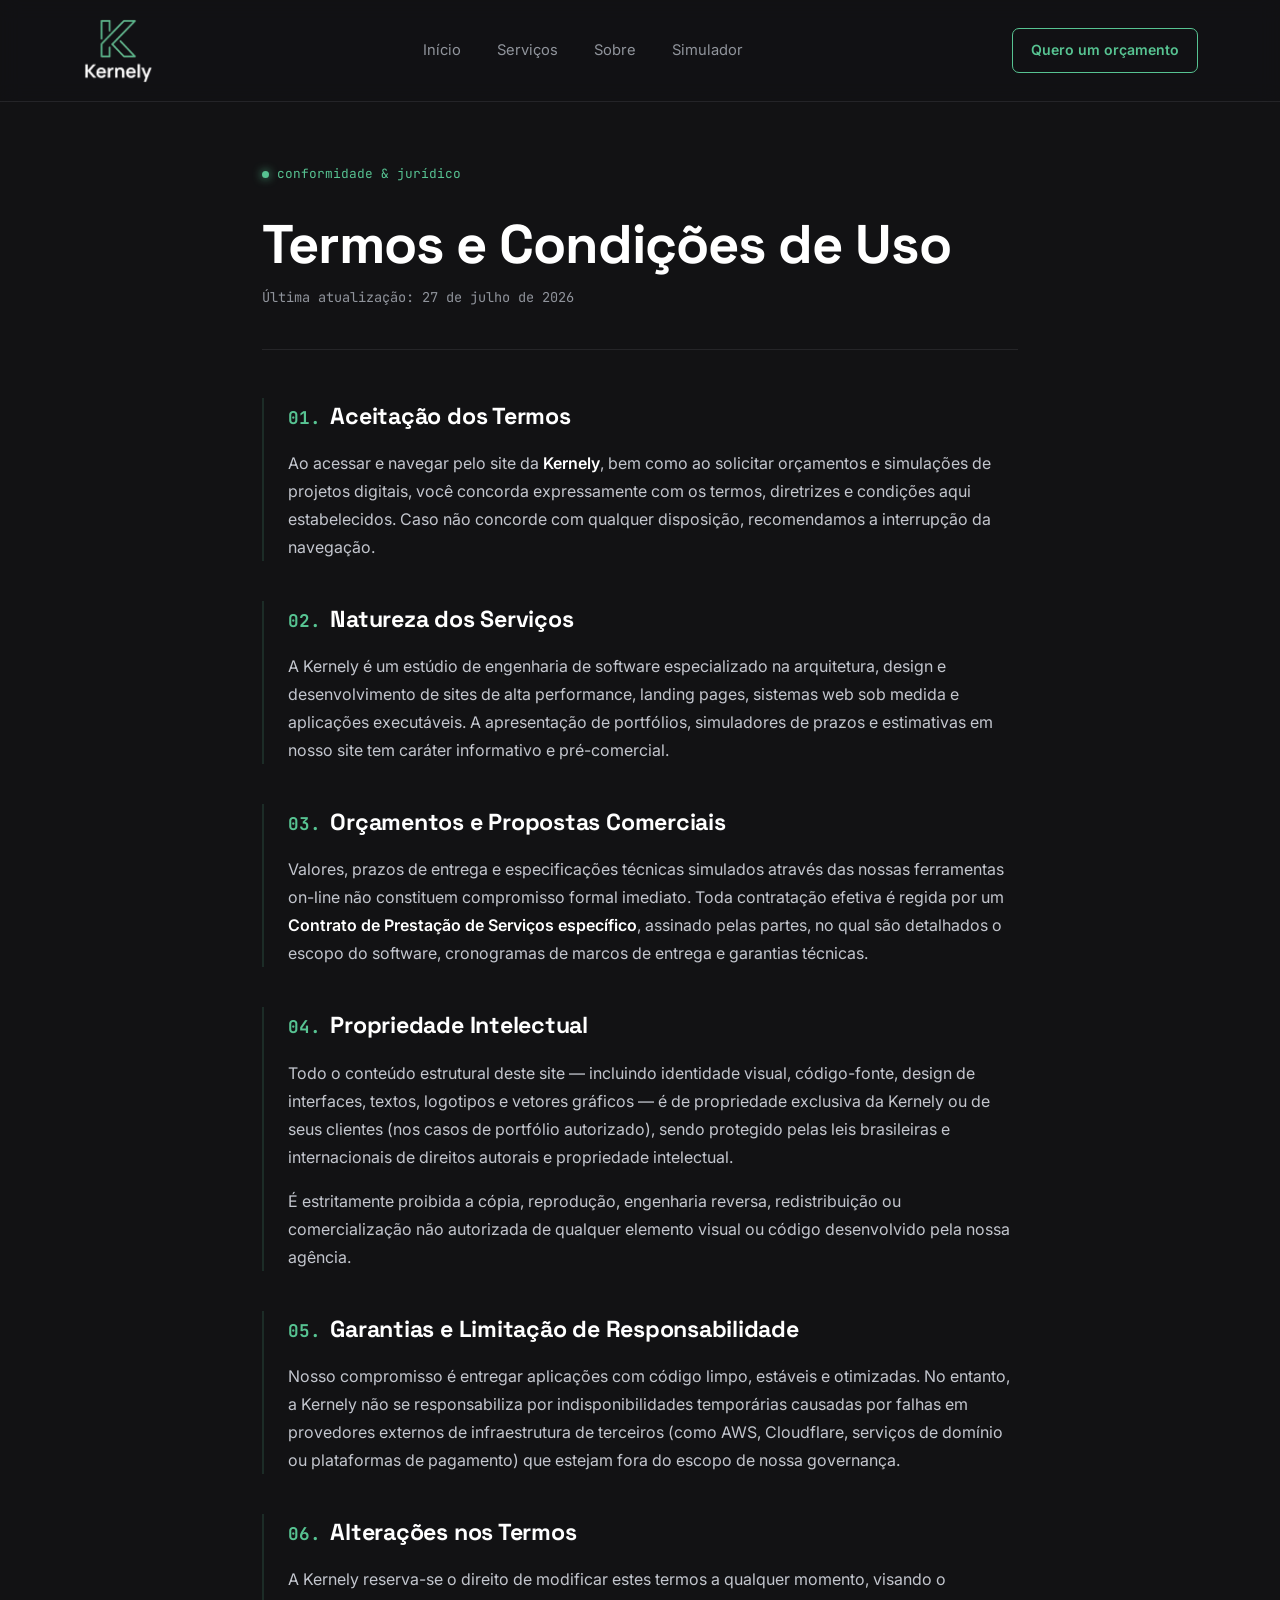
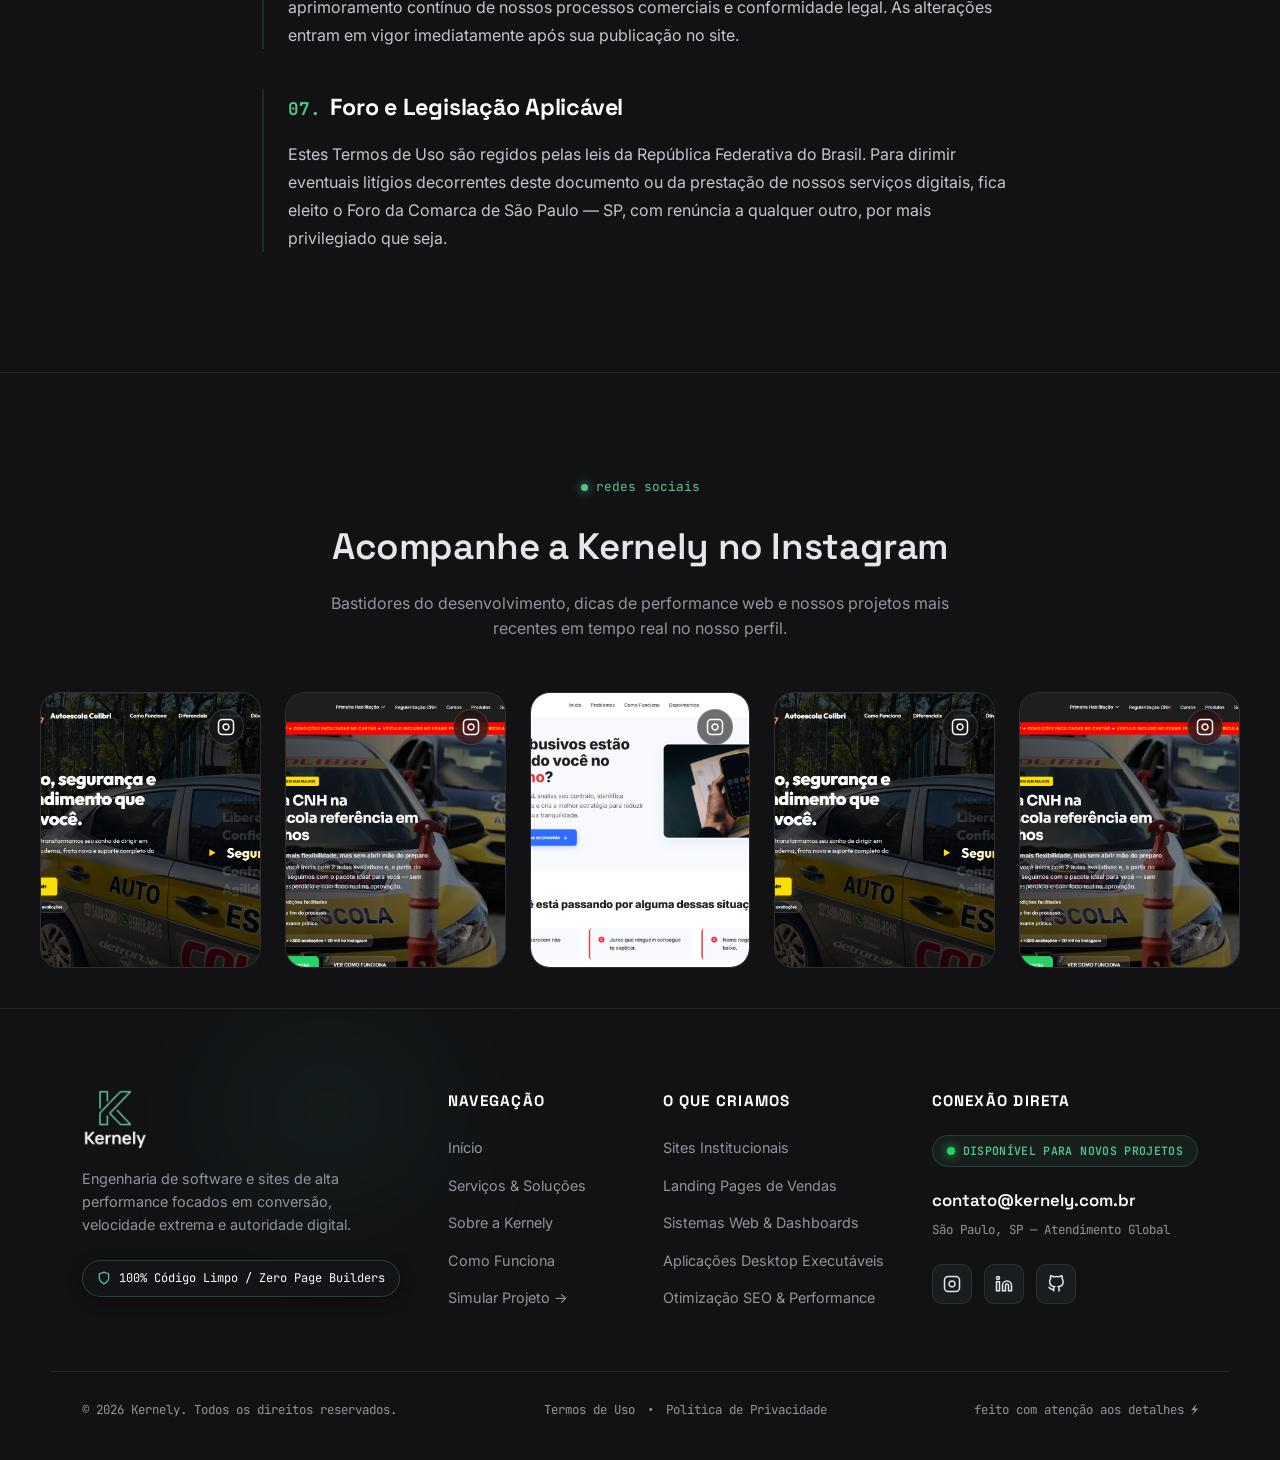
<file: termos.html>
<!DOCTYPE html>
<html lang="pt-BR">
<head>
  <meta charset="UTF-8">
  <meta name="viewport" content="width=device-width, initial-scale=1.0">
  <title>Termos de Uso — Kernely</title>
  <link rel="stylesheet" href="styles.css">
  <link rel="preconnect" href="https://fonts.googleapis.com">
  <link rel="preconnect" href="https://fonts.gstatic.com" crossorigin>
  <link href="https://fonts.googleapis.com/css2?family=Inter:wght@400;500;600&family=JetBrains+Mono:wght@400;700&family=Space+Grotesk:wght@600;700&display=swap" rel="stylesheet">
<!-- DADOS ESTRUTURADOS (SEO & GEO) -->
<script type="application/ld+json">
{
  "@context": "https://schema.org",
  "@type": "ProfessionalService",
  "@id": "https://kernely.com.br/#organization",
  "name": "Kernely",
  "alternateName": "Kernely Engenharia Web",
  "slogan": "Code that matters.",
  "url": "https://kernely.com.br/",
  "logo": "https://kernely.com.br/imagens/logo-kernely.png",
  "image": "https://kernely.com.br/imagens/capa-og.jpg",
  "description": "Engenharia de software focada em alta performance. Desenvolvemos Sistemas Web com painéis hierárquicos, Aplicações Desktop executáveis e Sites Otimizados para conversão.",
  "email": "kernelyltda@gmail.com",
  "areaServed": "BR",
  "address": {
    "@type": "PostalAddress",
    "addressLocality": "São Paulo",
    "addressRegion": "SP",
    "addressCountry": "BR"
  },
  "contactPoint": {
    "@type": "ContactPoint",
    "telephone": "+55-11-99562-0111",
    "email": "kernelyltda@gmail.com",
    "contactType": "Atendimento Comercial",
    "areaServed": "BR",
    "availableLanguage": "Portuguese"
  },
  "makesOffer": [
    {
      "@type": "Offer",
      "itemOffered": {
        "@type": "Service",
        "name": "Desenvolvimento de Sistemas Web e Dashboards"
      }
    },
    {
      "@type": "Offer",
      "itemOffered": {
        "@type": "Service",
        "name": "Desenvolvimento de Aplicações Desktop Executáveis"
      }
    },
    {
      "@type": "Offer",
      "itemOffered": {
        "@type": "Service",
        "name": "Criação de Landing Pages e Sites Institucionais"
      }
    }
  ],
  "knowsAbout": [
    "Desenvolvimento Web",
    "Sites Institucionais",
    "Landing Pages de Alta Conversão",
    "Sistemas Web e Dashboards",
    "Aplicações Desktop Executáveis",
    "SEO",
    "GEO (Generative Engine Optimization)"
  ],
  "sameAs": [
    "https://www.instagram.com/kernely",
    "https://github.com/kernelyltda",
    "https://linkedin.com/company/kernely"
  ]
}
</script>
</head>
<body>

  <!-- O MESMO HEADER DO SEU SITE -->
  <header>
  <nav>
    <a class="brand" href="/">
      <img src="imagens/logo-kernely.png" alt="Logo Kernely" class="logo-img">
    </a>
    <div class="nav-links">
      <a href="/" >Início</a>
      <a href="/servicos ">Serviços</a>
      <a href="/sobre ">Sobre</a>
      <a href="/simulador ">Simulador</a>
    </div>
    <a class="nav-cta" href="https://wa.me/5511995620111?text=Ol%C3%A1!%20Gostaria%20de%20solicitar%20um%20or%C3%A7amento%20com%20a%20Kernely." target="_blank" rel="noopener noreferrer">Quero um orçamento</a>
  </nav>
</header>

<!-- BARRA DE NAVEGAÇÃO MOBILE -->
<nav class="mobile-bottom-nav">
  <a href="/" class=>
    <svg viewBox="0 0 24 24"><path d="M3 9l9-7 9 7v11a2 2 0 0 1-2 2H5a2 2 0 0 1-2-2z"/><polyline points="9 22 9 12 15 12 15 22"/></svg>
    <span>Início</span>
  </a>
  <a href="/servicos ">
    <svg viewBox="0 0 24 24"><rect x="3" y="3" width="7" height="7"/><rect x="14" y="3" width="7" height="7"/><rect x="14" y="14" width="7" height="7"/><rect x="3" y="14" width="7" height="7"/></svg>
    <span>Serviços</span>
  </a>
  <a href="/sobre ">
    <svg viewBox="0 0 24 24"><path d="M20 21v-2a4 4 0 0 0-4-4H8a4 4 0 0 0-4 4v2"/><circle cx="12" cy="7" r="4"/></svg>
    <span>Sobre</span>
  </a>
  <a href="/simulador ">
    <svg viewBox="0 0 24 24"><rect x="2" y="3" width="20" height="14" rx="2" ry="2"/><line x1="8" y1="21" x2="16" y2="21"/><line x1="12" y1="17" x2="12" y2="21"/></svg>
    <span>Simulador</span>
  </a>
</nav>

  <!-- SEÇÃO DE CONTEÚDO JURÍDICO -->
  <main class="k-legal-section">
    <div class="wrap legal-wrap">
      
      <!-- CABEÇALHO DO DOCUMENTO -->
      <div class="legal-header">
        <span class="eyebrow">conformidade & jurídico</span>
        <h1>Termos e Condições de Uso</h1>
        <p class="last-updated">Última atualização: 27 de julho de 2026</p>
      </div>

      <!-- CORPO DO TEXTO -->
      <div class="legal-content">
        
        <div class="legal-block">
          <h2><span class="legal-num">01.</span> Aceitação dos Termos</h2>
          <p>Ao acessar e navegar pelo site da <strong>Kernely</strong>, bem como ao solicitar orçamentos e simulações de projetos digitais, você concorda expressamente com os termos, diretrizes e condições aqui estabelecidos. Caso não concorde com qualquer disposição, recomendamos a interrupção da navegação.</p>
        </div>

        <div class="legal-block">
          <h2><span class="legal-num">02.</span> Natureza dos Serviços</h2>
          <p>A Kernely é um estúdio de engenharia de software especializado na arquitetura, design e desenvolvimento de sites de alta performance, landing pages, sistemas web sob medida e aplicações executáveis. A apresentação de portfólios, simuladores de prazos e estimativas em nosso site tem caráter informativo e pré-comercial.</p>
        </div>

        <div class="legal-block">
          <h2><span class="legal-num">03.</span> Orçamentos e Propostas Comerciais</h2>
          <p>Valores, prazos de entrega e especificações técnicas simulados através das nossas ferramentas on-line não constituem compromisso formal imediato. Toda contratação efetiva é regida por um <strong>Contrato de Prestação de Serviços específico</strong>, assinado pelas partes, no qual são detalhados o escopo do software, cronogramas de marcos de entrega e garantias técnicas.</p>
        </div>

        <div class="legal-block">
          <h2><span class="legal-num">04.</span> Propriedade Intelectual</h2>
          <p>Todo o conteúdo estrutural deste site — incluindo identidade visual, código-fonte, design de interfaces, textos, logotipos e vetores gráficos — é de propriedade exclusiva da Kernely ou de seus clientes (nos casos de portfólio autorizado), sendo protegido pelas leis brasileiras e internacionais de direitos autorais e propriedade intelectual.</p>
          <p>É estritamente proibida a cópia, reprodução, engenharia reversa, redistribuição ou comercialização não autorizada de qualquer elemento visual ou código desenvolvido pela nossa agência.</p>
        </div>

        <div class="legal-block">
          <h2><span class="legal-num">05.</span> Garantias e Limitação de Responsabilidade</h2>
          <p>Nosso compromisso é entregar aplicações com código limpo, estáveis e otimizadas. No entanto, a Kernely não se responsabiliza por indisponibilidades temporárias causadas por falhas em provedores externos de infraestrutura de terceiros (como AWS, Cloudflare, serviços de domínio ou plataformas de pagamento) que estejam fora do escopo de nossa governança.</p>
        </div>

        <div class="legal-block">
          <h2><span class="legal-num">06.</span> Alterações nos Termos</h2>
          <p>A Kernely reserva-se o direito de modificar estes termos a qualquer momento, visando o aprimoramento contínuo de nossos processos comerciais e conformidade legal. As alterações entram em vigor imediatamente após sua publicação no site.</p>
        </div>

        <div class="legal-block">
          <h2><span class="legal-num">07.</span> Foro e Legislação Aplicável</h2>
          <p>Estes Termos de Uso são regidos pelas leis da República Federativa do Brasil. Para dirimir eventuais litígios decorrentes deste documento ou da prestação de nossos serviços digitais, fica eleito o Foro da Comarca de São Paulo — SP, com renúncia a qualquer outro, por mais privilegiado que seja.</p>
        </div>

      </div>

    </div>
  </main>

  <section class="k-social-section">
  <div class="wrap">
   
    <div class="section-head reveal" style="text-align: center; margin: 0 auto 50px;">
      <span class="eyebrow" style="justify-content: center;">redes sociais</span>
      <h2>Acompanhe a Kernely no Instagram</h2>
      <p>Bastidores do desenvolvimento, dicas de performance web e nossos projetos mais recentes em tempo real no nosso perfil.</p>
    </div>


    <!-- GRID DE POSTS (5 NO DESKTOP / 3 NO MOBILE) -->
    <div class="insta-grid reveal d1" id="insta-feed-container">
      <!-- O Javascript irá injetar os seus posts reais do Behold.so aqui automaticamente -->
    </div>


  </div>
</section>


  <!-- ==========================================================================
     RODAPÉ (FOOTER) — ARQUITETURA EM 4 COLUNAS & SUB-FOOTER LEGAL
     ========================================================================== -->
<footer class="k-footer">
  <div class="footer-glow"></div>
  
  <div class="wrap footer-main-grid">
    
    <!-- COLUNA 1: MARCA & MISSÃO -->
    <div class="footer-col brand-col">
      <a href="/" class="footer-brand">
        <img src="imagens/logo-kernely.png" alt="Kernely Logo" class="logo-img-footer">
      </a>
      <p class="footer-desc">Engenharia de software e sites de alta performance focados em conversão, velocidade extrema e autoridade digital.</p>
      <div class="footer-badge">
        <svg viewBox="0 0 24 24" fill="none" stroke="currentColor"><path d="M12 22s8-4 8-10V5l-8-3-8 3v7c0 6 8 10 8 10z"/></svg>
        <span>100% Código Limpo / Zero Page Builders</span>
      </div>
    </div>

    <!-- COLUNA 2: NAVEGAÇÃO -->
    <div class="footer-col">
      <span class="footer-title">Navegação</span>
      <ul class="footer-nav">
        <li><a href="/">Início</a></li>
        <li><a href="/servicos ">Serviços & Soluções</a></li>
        <li><a href="/sobre ">Sobre a Kernely</a></li>
        <li><a href="/#processo">Como Funciona</a></li>
        <li><a href="/simulador">Simular Projeto →</a></li>
      </ul>
    </div>

    <!-- COLUNA 3: O QUE CRIAMOS -->
    <div class="footer-col">
      <span class="footer-title">O Que Criamos</span>
      <ul class="footer-nav">
        <li><a href="servicos.html">Sites Institucionais</a></li>
        <li><a href="servicos.html">Landing Pages de Vendas</a></li>
        <li><a href="servicos.html">Sistemas Web & Dashboards</a></li>
        <li><a href="servicos.html">Aplicações Desktop Executáveis</a></li>
        <li><a href="servicos.html">Otimização SEO & Performance</a></li>
      </ul>
    </div>

    <!-- COLUNA 4: CONTATO & STATUS -->
    <div class="footer-col contact-col">
      <span class="footer-title">Conexão Direta</span>
      
      <div class="status-indicator">
        <span class="status-dot"></span>
        <span class="status-text">Disponível para novos projetos</span>
      </div>

      <div class="contact-info">
        <a href="mailto:contato@kernely.com.br" class="contact-email">contato@kernely.com.br</a>
        <span class="contact-loc">São Paulo, SP — Atendimento Global</span>
      </div>

      <div class="footer-socials">
        <a href="https://www.instagram.com/kernely" target="_blank" rel="noopener noreferrer" aria-label="Instagram">
          <svg viewBox="0 0 24 24"><rect x="2" y="2" width="20" height="20" rx="5" ry="5"/><path d="M16 11.37A4 4 0 1 1 12.63 8 4 4 0 0 1 16 11.37z"/><line x1="17.5" y1="6.5" x2="17.51" y2="6.5"/></svg>
        </a>
        <a href="https://linkedin.com/in/guih-barbz" target="_blank" rel="noopener noreferrer" aria-label="LinkedIn">
          <svg viewBox="0 0 24 24"><path d="M16 8a6 6 0 0 1 6 6v7h-4v-7a2 2 0 0 0-2-2 2 2 0 0 0-2 2v7h-4v-7a6 6 0 0 1 6-6z"/><rect x="2" y="9" width="4" height="12"/><circle cx="4" cy="4" r="2"/></svg>
        </a>
        <a href="https://github.com/kernelyltda" target="_blank" rel="noopener noreferrer" aria-label="GitHub">
          <svg viewBox="0 0 24 24"><path d="M9 19c-5 1.5-5-2.5-7-3m14 6v-3.87a3.37 3.37 0 0 0-.94-2.61c3.14-.35 6.44-1.54 6.44-7A5.44 5.44 0 0 0 20 4.77 5.07 5.07 0 0 0 19.91 1S18.73.65 16 2.48a13.38 13.38 0 0 0-7 0C6.27.65 5.09 1 5.09 1A5.07 5.07 0 0 0 5 4.77a5.44 5.44 0 0 0-1.5 3.78c0 5.42 3.3 6.61 6.44 7A3.37 3.37 0 0 0 9 18.13V22"/></svg>
        </a>
      </div>
    </div>

  </div>

  <!-- LINHA INFERIOR (SUB-FOOTER) -->
  <div class="wrap footer-bottom-bar">
    <div class="fb-left">© 2026 Kernely. Todos os direitos reservados.</div>
    <div class="fb-center">
  <a href="termos.html">Termos de Uso</a>
  <span>•</span>
  <a href="privacidade.html">Política de Privacidade</a>
</div>
    <div class="fb-right">feito com atenção aos detalhes ⚡</div>
  </div>
</footer>

<script src="script.js"></script>
</body>
</html>
</file>
<file: styles.css>
/* ==========================================================================
   KERNELY — STYLES.CSS (ARQUIVO DEFINITIVO E 100% UNIFICADO)
   ========================================================================== */

/* --- 01. VARIÁVEIS E RESET GERAL --- */
:root {
  --bg: #121214;
  --bg2: #1A1D20;
  --bg3: #1E2225;
  --accent: #57C392;
  --accent2: #00F0FF;
  --text: #E4E6EB;
  --muted: #90949C;
  --border: rgba(228, 230, 235, 0.09);
  --mono: 'JetBrains Mono', monospace;
  --display: 'Space Grotesk', sans-serif;
  --body: 'Inter', sans-serif;
}

* { margin: 0; padding: 0; box-sizing: border-box; }
html { scroll-behavior: smooth; }
body {
  background: var(--bg);
  color: var(--text);
  font-family: var(--body);
  line-height: 1.6;
  overflow-x: hidden;
}
::selection { background: var(--accent); color: var(--bg); }
a { color: inherit; text-decoration: none; }
img, svg { display: block; }
ul { list-style: none; }

.wrap { max-width: 1180px; margin: 0 auto; padding: 0 32px; }

.grain {
  position: fixed; inset: 0; pointer-events: none; z-index: 1;
  background-image:
    linear-gradient(var(--border) 1px, transparent 1px),
    linear-gradient(90deg, var(--border) 1px, transparent 1px);
  background-size: 64px 64px;
  mask-image: radial-gradient(ellipse 80% 60% at 50% 0%, black 0%, transparent 70%);
  opacity: .5;
}

/* --- 02. NAVEGAÇÃO DESKTOP E MOBILE --- */
header {
  position: fixed; top: 0; left: 0; right: 0; z-index: 100;
  background: rgba(18, 18, 20, 0.75);
  backdrop-filter: blur(10px);
  border-bottom: 1px solid var(--border);
}
nav {
  display: flex; align-items: center; justify-content: space-between;
  padding: 18px 32px; max-width: 1180px; margin: 0 auto;
}
.brand { display: flex; align-items: center; gap: 10px; }
.brand img.logo-img { height: 65px; width: auto; max-width: 100%; object-fit: contain; }
.footer-brand img.logo-img-footer { height: 60px; width: auto; max-width: 100%; object-fit: contain; }

.nav-links { display: flex; gap: 36px; font-size: .92rem; color: var(--muted); }
.nav-links a { transition: color .2s; position: relative; }
.nav-links a::after {
  content: ''; position: absolute; left: 0; bottom: -6px; width: 0; height: 1px;
  background: linear-gradient(90deg, var(--accent), var(--accent2));
  transition: width .25s;
}
.nav-links a:hover, .nav-links a.active { color: var(--text); }
.nav-links a:hover::after, .nav-links a.active::after { width: 100%; }
.nav-cta {
  font-family: var(--body); font-weight: 600; font-size: .88rem;
  border: 1px solid var(--accent); color: var(--accent);
  padding: 10px 18px; border-radius: 7px; transition: all .2s; white-space: nowrap;
}
.nav-cta:hover { background: var(--accent); color: var(--bg); transform: translateY(-1px); }
.mobile-bottom-nav { display: none; }

/* --- 03. HERO ABSTRATA (GLOBO 3D + VÍDEO + DIAGONAL DESIGN) --- */
.hero-scrolly-section {
  position: relative; height: 500vh; background-color: var(--bg);
  color: var(--text); overflow: clip; padding: 0 !important;
  margin: 0 !important; border-top: none !important;
}
.hero-sticky-container {
  position: sticky; top: 0; left: 0; width: 100%; height: 100vh;
  display: flex; align-items: center; justify-content: center;
  overflow: hidden; perspective: 1200px;
}
.hero-canvas { position: absolute; inset: 0; width: 100%; height: 100%; pointer-events: none; z-index: 1; }
.hero-video-wrap {
  position: absolute; inset: 0; width: 100%; height: 100%; z-index: 3; pointer-events: none; opacity: 0;
  clip-path: circle(0% at 50% 50%); transition: clip-path 0.15s linear, opacity 0.3s ease, transform 0.1s linear;
  will-change: clip-path, opacity, transform;
}
.hero-video { width: 100%; height: 100%; object-fit: cover; }
.hero-text-overlay {
  position: relative; z-index: 4; text-align: center; max-width: 800px; padding: 0 24px; pointer-events: none;
  transition: opacity 0.4s ease, transform 0.4s ease; will-change: opacity, transform;
}
.hero-eyebrow {
  color: var(--accent); font-weight: 600; margin-bottom: 16px; display: block; text-transform: uppercase;
  letter-spacing: 0.1em; font-family: var(--mono); filter: drop-shadow(0 0 8px rgba(87, 195, 146, 0.4));
}
.hero-dynamic-title {
  font-family: var(--display); font-weight: 700; font-size: clamp(2.2rem, 5vw, 4.2rem); line-height: 1.15;
  color: #FFFFFF; letter-spacing: -0.02em; text-shadow: 0 0 40px rgba(0, 240, 255, 0.25);
  transition: opacity 0.3s ease, transform 0.3s cubic-bezier(0.16, 1, 0.3, 1); transform: translateY(0); opacity: 1;
}
.hero-text-overlay.video-mode .hero-dynamic-title { text-shadow: 0 4px 20px rgba(0, 0, 0, 0.9); }
.hero-dynamic-title.slide-up-out { opacity: 0; transform: translateY(-30px); }
.hero-dynamic-title.slide-up-in-prepare { opacity: 0; transform: translateY(30px); transition: none !important; }
.hero-scroll-hint {
  position: absolute; bottom: 28px; left: 50%; transform: translateX(-50%); z-index: 5;
  display: flex; flex-direction: column; align-items: center; gap: 8px; font-family: var(--mono);
  font-size: 0.75rem; color: var(--muted); text-transform: uppercase; letter-spacing: 0.08em; transition: opacity 0.3s ease;
}
.mouse-icon { width: 22px; height: 36px; border: 2px solid var(--muted); border-radius: 12px; position: relative; display: flex; justify-content: center; }
.wheel { width: 4px; height: 8px; background-color: var(--accent); border-radius: 2px; margin-top: 6px; animation: scroll-wheel 1.5s infinite ease-in-out; }
@keyframes scroll-wheel { 0% { transform: translateY(0); opacity: 1; } 100% { transform: translateY(12px); opacity: 0; } }

.hero-diagonal-overlay {
  position: absolute; inset: 0; width: 100%; height: 100%; pointer-events: none; z-index: 4; display: flex;
  flex-direction: column; justify-content: center; padding: 0 clamp(40px, 6vw, 100px);
  transition: opacity 0.4s ease, transform 0.4s ease; will-change: opacity, transform;
}
.diagonal-top-left { max-width: 480px; text-align: left; align-self: flex-start; transform: translateY(-8vh); }
.diagonal-title { font-family: var(--display); font-weight: 700; font-size: clamp(2.4rem, 4.5vw, 4.2rem); line-height: 1.1; color: #FFFFFF; letter-spacing: -0.02em; text-shadow: 0 0 40px rgba(0, 240, 255, 0.25); }
.diagonal-bottom-right { max-width: 480px; text-align: right; align-self: flex-end; display: flex; flex-direction: column; align-items: flex-end; transform: translateY(8vh); }
.diagonal-subtitle-main { font-family: var(--display); font-weight: 700; font-size: clamp(2.4rem, 4.5vw, 4.2rem); line-height: 1.1; color: var(--accent); letter-spacing: -0.02em; margin-bottom: 12px; text-shadow: 0 0 30px rgba(87, 195, 146, 0.3); }
.diagonal-subtext { font-family: var(--body); font-size: clamp(0.95rem, 1.2vw, 1.1rem); color: var(--muted); line-height: 1.6; max-width: 420px; }

/* --- 04. HERO DA PÁGINA DE SERVIÇOS (BROWSER MOCKUP & BLOBS) --- */
.hero-grid { display: grid; grid-template-columns: 1.1fr 0.9fr; align-items: center; gap: 60px; position: relative; z-index: 2; }
.grad { background: linear-gradient(90deg, var(--accent) 0%, var(--accent2) 100%); -webkit-background-clip: text; -webkit-text-fill-color: transparent; display: inline-block; }
.hero-ctas { display: flex; align-items: center; gap: 16px; flex-wrap: wrap; }
.btn-ghost { font-family: var(--body); font-weight: 600; font-size: .94rem; background: transparent; color: var(--text); padding: 14px 26px; border-radius: 7px; border: 1px solid var(--border); transition: all .2s ease; }
.btn-ghost:hover { background: rgba(255, 255, 255, 0.05); border-color: rgba(255, 255, 255, 0.2); transform: translateY(-2px); }

.blob { position: absolute; border-radius: 50%; filter: blur(80px); opacity: 0.18; pointer-events: none; z-index: 0; animation: float-blob 10s infinite ease-in-out alternate; }
.blob-green { background: var(--accent); }
.blob-cyan { background: var(--accent2); }
@keyframes float-blob { 0% { transform: translate(0, 0) scale(1); } 100% { transform: translate(30px, 20px) scale(1.1); } }

.browser { background: #141618; border: 1px solid rgba(255, 255, 255, 0.08); border-radius: 16px; overflow: hidden; box-shadow: 0 30px 60px rgba(0, 0, 0, 0.6), 0 0 40px rgba(87, 195, 146, 0.05); }
.browser-bar { background: #191B1E; padding: 14px 20px; display: flex; align-items: center; gap: 8px; border-bottom: 1px solid rgba(255, 255, 255, 0.05); }
.browser-bar .dot { width: 10px; height: 10px; border-radius: 50%; background: rgba(255, 255, 255, 0.15); }
.browser-url { flex: 1; margin-left: 12px; background: rgba(0, 0, 0, 0.25); padding: 6px 16px; border-radius: 6px; font-family: var(--mono); font-size: 0.75rem; color: var(--muted); text-align: left; }
.browser-canvas { min-height: 270px; position: relative; padding: 26px 24px 30px; }
.built-content { display: flex; flex-direction: column; align-items: flex-start; }
.bc-tag { font-family: var(--mono); font-size: 0.75rem; color: var(--accent2); text-transform: lowercase; margin-bottom: 12px; }
.bc-title { font-family: var(--display); font-weight: 700; font-size: clamp(1.6rem, 2.8vw, 2.1rem); color: #FFFFFF; line-height: 1.2; margin-bottom: 14px; }
.bc-text { color: var(--muted); font-size: 0.95rem; line-height: 1.6; margin-bottom: 28px; }
.bc-btn { 
  display: inline-block; 
  text-decoration: none; 
  font-family: var(--body); 
  font-weight: 600; 
  font-size: 0.88rem; 
  background: var(--accent); 
  color: #121214; 
  padding: 12px 22px; 
  border-radius: 8px; 
  box-shadow: 0 4px 14px rgba(87, 195, 146, 0.25); 
  cursor: pointer; 
  transition: transform 0.2s ease, box-shadow 0.2s ease; 
}

.bc-btn:hover { 
  transform: translateY(-2px); 
  box-shadow: 0 6px 20px rgba(87, 195, 146, 0.4); 
}
.bc-check { position: absolute; top: 28px; right: 28px; display: flex; align-items: center; gap: 6px; font-family: var(--mono); font-size: 0.8rem; color: var(--accent); }
.bc-check svg { width: 16px; height: 16px; stroke: var(--accent); stroke-width: 2.5; }
.bc-cursor { display: inline-block; width: 3px; height: 1.1em; background-color: var(--accent); margin-left: 4px; vertical-align: -2px; animation: blink-cursor 0.8s infinite; }
@keyframes blink-cursor { 0%, 100% { opacity: 1; } 50% { opacity: 0; } }
.k-features-grid { display: grid; grid-template-columns: repeat(3, 1fr); gap: 30px; align-items: stretch; width: 100%; }
.k-feature-card {
  background: #161619; border: 1px solid rgba(255, 255, 255, 0.08); border-radius: 24px; padding: 36px 28px; width: 100%;
  height: 100%; display: flex; flex-direction: column; align-items: flex-start;
  transition: transform 0.3s ease, border-color 0.3s ease, box-shadow 0.3s ease; box-shadow: 0 15px 35px rgba(0, 0, 0, 0.4);
}
.k-feature-card:hover { transform: translateY(-6px); border-color: rgba(87, 195, 146, 0.4); box-shadow: 0 20px 45px rgba(0, 0, 0, 0.6); }

.card-line-art { width: 100%; height: 90px; margin-bottom: 24px; display: flex; align-items: center; justify-content: flex-start; overflow: hidden; }
.card-line-art svg { width: auto; max-width: 100%; height: 100%; max-height: 80px; stroke: var(--accent); display: block; }
.k-feature-card h3 { font-family: var(--display); font-size: 1.3rem; font-weight: 700; color: #FFF; margin-bottom: 12px; letter-spacing: -0.01em; }
.k-feature-card p { color: var(--muted); font-size: 0.95rem; line-height: 1.6; margin: 0; }

/* --- 08. BLINDAGEM DE VISIBILIDADE GERAL (PROTEÇÃO ANTI-TELA PRETA) --- */
main { position: relative; z-index: 2; overflow: visible !important; }
section { position: relative; z-index: 2; padding: 100px 0; border-top: 1px solid var(--border); }
section.no-border { border-top: none; }

.eyebrow { font-family: var(--mono); font-size: .8rem; color: var(--accent); display: inline-flex; align-items: center; gap: 8px; margin-bottom: 20px; }
.eyebrow::before { content: ''; width: 7px; height: 7px; border-radius: 50%; background: var(--accent); box-shadow: 0 0 10px var(--accent); }
.section-head { max-width: 640px; margin-bottom: 60px; }
.section-head h2 { font-family: var(--display); font-weight: 600; font-size: clamp(1.6rem, 3.2vw, 2.3rem); letter-spacing: -.01em; margin-bottom: 14px; }
.section-head p { color: var(--muted); font-size: 1rem; }

@media (max-width: 9999px) {
  .reveal { opacity: 1 !important; transform: none !important; transition: opacity 0.7s ease, transform 0.7s ease; }
  .reveal:not(.in):not(.force-visible) { opacity: 0 !important; transform: translateY(28px) !important; }
}
.reveal.in { opacity: 1 !important; transform: translateY(0) !important; }
.reveal.d1 { transition-delay: .08s; }
.reveal.d2 { transition-delay: .16s; }
.reveal.d3 { transition-delay: .24s; }

/* --- 09. BOTÕES & CARDS GERAIS --- */
.btn-primary {
  font-family: var(--body); font-weight: 600; font-size: .94rem; background: var(--accent);
  color: var(--bg); padding: 14px 26px; border-radius: 7px; transition: transform .2s, box-shadow .2s; display: inline-block; border: none; cursor: pointer;
}
.btn-primary:hover { transform: translateY(-2px); box-shadow: 0 10px 26px rgba(87, 195, 146, .28); }
.card { background: var(--bg2); padding: 36px 32px; transition: background .25s, transform .25s; position: relative; }
.card:hover { background: var(--bg3); }
.card .icon { width: 42px; height: 42px; border-radius: 10px; background: rgba(87, 195, 146, .1); display: flex; align-items: center; justify-content: center; margin-bottom: 20px; transition: all .25s; }
.card:hover .icon { background: rgba(87, 195, 146, .18); transform: scale(1.06); }
.card .icon svg { width: 22px; height: 22px; stroke: var(--accent); }
.card h3 { font-family: var(--display); font-weight: 600; font-size: 1.15rem; margin-bottom: 10px; }
.card p { color: var(--muted); font-size: .92rem; }
.card a.card-link { display: inline-flex; align-items: center; gap: 6px; margin-top: 16px; color: var(--accent); font-size: .88rem; font-weight: 600; }
.card a.card-link svg { width: 14px; height: 14px; stroke: var(--accent); transition: transform .2s; }
.card a.card-link:hover svg { transform: translateX(4px); }

/* --- 10. COMPARAÇÃO ANTES & DEPOIS --- */
.comparison-grid { display: grid; grid-template-columns: 1fr 1fr; gap: 24px; }
.comp-card { background: var(--bg2); border: 1px solid var(--border); border-radius: 16px; padding: 36px 32px; transition: transform 0.3s ease; }
.comp-card:hover { transform: translateY(-3px); }
.comp-card.bad { background: linear-gradient(180deg, rgba(255, 60, 60, 0.04) 0%, var(--bg2) 100%); border-color: rgba(255, 60, 60, 0.15); }
.comp-card.good { background: linear-gradient(180deg, rgba(87, 195, 146, 0.06) 0%, var(--bg2) 100%); border-color: rgba(87, 195, 146, 0.25); }
.comp-title { display: flex; align-items: center; gap: 10px; font-family: var(--display); font-weight: 600; font-size: 1.25rem; margin-bottom: 28px; }
.comp-card.bad .comp-title { color: #ff6b6b; }
.comp-card.good .comp-title { color: var(--accent); }
.comp-title svg { width: 24px; height: 24px; stroke-width: 2.5; }
.comp-image { width: 100%; height: auto; border-radius: 8px; margin-bottom: 24px; border: 1px solid var(--border); object-fit: cover; }
.comp-item { display: flex; align-items: flex-start; gap: 14px; margin-bottom: 20px; }
.comp-item:last-child { margin-bottom: 0; }
.comp-item-icon { flex-shrink: 0; margin-top: 2px; }
.comp-card.bad .comp-item-icon svg { width: 20px; height: 20px; stroke: #ff6b6b; }
.comp-card.good .comp-item-icon svg { width: 20px; height: 20px; stroke: var(--accent); }
.comp-item-text h4 { font-weight: 600; font-size: 1rem; color: var(--text); margin-bottom: 4px; }
.comp-item-text p { color: var(--muted); font-size: 0.9rem; }

/* --- 11. MARQUEE --- */
.marquee-wrap { overflow: hidden; position: relative; mask-image: linear-gradient(90deg, transparent, black 10%, black 90%, transparent); }
.marquee-track { display: flex; gap: 14px; width: max-content; animation: marquee-scroll 26s linear infinite; }
@keyframes marquee-scroll { from { transform: translateX(0); } to { transform: translateX(-25%); } }
.marquee-pill { font-family: var(--mono); font-size: .85rem; color: var(--muted); border: 1px solid var(--border); border-radius: 999px; padding: 10px 20px; white-space: nowrap; background: var(--bg2); }

/* --- 12. CARDS INTERATIVOS COM EXPANSÃO HORIZONTAL & MODAL --- */
.k-interactive-portfolio {
  padding: 120px 0;
  background-color: var(--bg);
  position: relative;
  z-index: 2;
}

.portfolio-cards-container {
  display: flex;
  gap: 20px;
  width: 100%;
  height: 520px;
}

.p-card {
  flex: 1;
  position: relative;
  border-radius: 28px;
  overflow: hidden;
  cursor: pointer;
  background: var(--bg2);
  border: 1px solid var(--border);
  transition: flex 0.6s cubic-bezier(0.16, 1, 0.3, 1), transform 0.3s ease, border-color 0.3s ease;
  will-change: flex;
}

.portfolio-cards-container:hover .p-card {
  opacity: 0.6;
}

.portfolio-cards-container .p-card:hover {
  flex: 2.5;
  opacity: 1;
  border-color: rgba(87, 195, 146, 0.5);
  box-shadow: 0 25px 50px rgba(0, 0, 0, 0.6);
}

.p-card-base {
  position: absolute;
  inset: 0;
  width: 100%;
  height: 100%;
  z-index: 1;
  transition: opacity 0.4s ease, transform 0.6s cubic-bezier(0.16, 1, 0.3, 1);
  display: flex;
  flex-direction: column;
  justify-content: flex-end;
  padding: 0;
}

.p-bg-img {
  position: absolute;
  inset: 0;
  width: 100%;
  height: 100%;
  object-fit: cover; 
  object-position: center bottom; 
  z-index: -1;
  transition: transform 0.6s ease;
}

.p-card:hover .p-card-base {
  opacity: 0;
  transform: scale(0.95);
  pointer-events: none;
}

.p-card-hover {
  position: absolute;
  inset: 0;
  width: 100%;
  height: 100%;
  z-index: 2;
  opacity: 0;
  transform: scale(1.08);
  transition: opacity 0.4s ease, transform 0.6s cubic-bezier(0.16, 1, 0.3, 1);
  display: flex;
  align-items: center;
  justify-content: center;
  pointer-events: none;
}

.p-hover-img {
  position: absolute;
  inset: 0;
  width: 100%;
  height: 100%;
  object-fit: cover;
  transform: scale(1.15) rotate(-3deg); 
  transition: transform 0.6s ease;
}

.p-hover-overlay {
  position: absolute;
  inset: 0;
  background: rgba(10, 11, 13, 0.55);
  backdrop-filter: blur(4px);
  -webkit-backdrop-filter: blur(4px);
}

.p-plus-btn {
  position: relative;
  z-index: 3;
  width: 64px;
  height: 64px;
  border-radius: 50%;
  background: rgba(255, 255, 255, 0.1);
  border: 1px solid rgba(255, 255, 255, 0.3);
  backdrop-filter: blur(10px);
  color: #FFFFFF;
  font-size: 2rem;
  font-weight: 300;
  display: flex;
  align-items: center;
  justify-content: center;
  box-shadow: 0 10px 25px rgba(0, 0, 0, 0.5);
  transition: transform 0.3s ease, background 0.3s ease, border-color 0.3s ease;
}

.p-card:hover .p-card-hover {
  opacity: 1;
  transform: scale(1);
  pointer-events: auto;
}

.p-card:hover .p-plus-btn:hover {
  transform: scale(1.15) rotate(90deg);
  background: var(--accent);
  border-color: var(--accent);
  color: #121214;
}

/* --- ESTILO DO MODAL LIGHTBOX (CORRIGIDO) --- */

/* 1. MÁGICA ANTI-CONFLITO: Oculta o header e botões flutuantes enquanto o modal estiver aberto */
body:has(.p-modal-overlay.active) header,
body:has(.p-modal-overlay.active) .mobile-bottom-nav,
body:has(.p-modal-overlay.active) .whatsapp-float {
  opacity: 0 !important;
  visibility: hidden !important;
  pointer-events: none !important;
  transition: opacity 0.2s ease, visibility 0.2s ease;
}

/* 2. OVERLAY DO MODAL COM FORÇA MÁXIMA DE GPU E Z-INDEX */
.p-modal-overlay {
  position: fixed !important;
  top: 0 !important;
  left: 0 !important;
  width: 100vw !important;
  height: 100vh !important;
  height: 100dvh !important;
  background: rgba(8, 9, 10, 0.88) !important;
  backdrop-filter: blur(16px);
  -webkit-backdrop-filter: blur(16px);
  z-index: 2147483647 !important; /* Valor máximo permitido pela computação em navegadores (32-bit int) */
  transform: translateZ(9999px); /* Força a placa de vídeo a renderizar na camada mais alta possível */
  display: flex;
  align-items: center;
  justify-content: center;
  padding: 24px;
  opacity: 0;
  visibility: hidden;
  transition: opacity 0.3s ease, visibility 0.3s ease;
}

.p-modal-overlay.active {
  opacity: 1;
  visibility: visible;
}

.p-modal-content {
  background: #121316;
  border: 1px solid rgba(255, 255, 255, 0.12);
  border-radius: 28px;
  width: 100%;
  max-width: 1000px;
  max-height: 90vh;
  overflow-y: auto;
  position: relative;
  box-shadow: 0 30px 80px rgba(0, 0, 0, 0.8);
  transform: translateY(30px) scale(0.95);
  transition: transform 0.4s cubic-bezier(0.16, 1, 0.3, 1);
  padding: 40px;
}

.p-modal-overlay.active .p-modal-content {
  transform: translateY(0) scale(1);
}

/* Garante prioridade absoluta de clique (z-index 9999) e remove interferência */
.p-modal-close {
  position: absolute;
  top: 24px;
  right: 24px;
  width: 44px;
  height: 44px;
  border-radius: 50%;
  background: rgba(255, 255, 255, 0.08);
  border: 1px solid rgba(255, 255, 255, 0.2);
  color: #FFFFFF;
  font-size: 1.2rem;
  cursor: pointer;
  display: flex;
  align-items: center;
  justify-content: center;
  transition: all 0.2s ease;
  z-index: 9999;
  pointer-events: auto !important;
}

.p-modal-close:hover {
  background: rgba(255, 60, 60, 0.25);
  border-color: #ff4d4d;
  color: #ff4d4d;
  transform: rotate(90deg) scale(1.05);
}

.p-modal-showcase {
  width: 100%;
  border-radius: 16px;
  overflow: hidden;
  margin-bottom: 36px;
  background: #090A0C;
  border: 1px solid var(--border);
  max-height: 480px;
  display: flex;
  align-items: center;
  justify-content: center;
}

.modal-mockup-img {
  width: 100%;
  height: auto;
  object-fit: cover;
}

.p-modal-info h2 {
  font-family: var(--display);
  font-size: clamp(2rem, 3.5vw, 2.8rem);
  font-weight: 700;
  color: #FFFFFF;
  margin-bottom: 16px;
}

.modal-divider {
  width: 100%;
  height: 3px;
  background: linear-gradient(90deg, #0055FF 0%, var(--accent) 100%);
  margin-bottom: 24px;
  border-radius: 2px;
}

.p-modal-info p {
  color: var(--text);
  font-size: 1.05rem;
  line-height: 1.7;
  max-width: 850px;
  margin-bottom: 32px;
}

/* NOVO: Estilos da área do botão "Ver site ao vivo" */
.modal-actions {
  display: flex;
  align-items: center;
  gap: 16px;
  margin-top: 10px;
}

.btn-live-site {
  display: inline-flex;
  align-items: center;
  gap: 10px;
  font-family: var(--body);
  font-weight: 600;
  font-size: 0.95rem;
  background: var(--accent);
  color: #121214;
  padding: 14px 28px;
  border-radius: 8px;
  transition: all 0.25s ease;
  box-shadow: 0 4px 15px rgba(87, 195, 146, 0.25);
}

.btn-live-site svg {
  width: 18px;
  height: 18px;
  stroke: #121214;
  transition: transform 0.2s ease;
}

.btn-live-site:hover {
  background: #4ab381;
  transform: translateY(-2px);
  box-shadow: 0 8px 25px rgba(87, 195, 146, 0.4);
}

.btn-live-site:hover svg {
  transform: translate(2px, -2px);
}

/* --- 13. QUALIDADE, PROCESSO & TYPEWRITER --- */
.quality-grid { display: grid; grid-template-columns: repeat(2, 1fr); gap: 24px; }
.quality-card { background: var(--bg2); border: 1px solid var(--border); border-radius: 16px; padding: 32px; transition: all 0.3s ease; display: flex; flex-direction: column; }
.quality-card:hover { transform: translateY(-4px); border-color: rgba(87, 195, 146, 0.4); background: var(--bg3); }
.quality-icon { width: 48px; height: 48px; border-radius: 12px; background: rgba(87, 195, 146, 0.1); display: flex; align-items: center; justify-content: center; margin-bottom: 20px; color: var(--accent); transition: all 0.3s ease; }
.quality-card:hover .quality-icon { background: rgba(87, 195, 146, 0.2); transform: scale(1.08); }
.quality-icon svg { width: 24px; height: 24px; stroke: var(--accent); }
.quality-card h3 { font-family: var(--display); font-weight: 600; font-size: 1.18rem; margin-bottom: 10px; }
.quality-card p { color: var(--muted); font-size: 0.92rem; }
@keyframes type-slogan { from { width: 0; } to { width: 14.5ch; } }

/* --- 14. CTA BANNER & FAQ ACCORDION --- */
.cta-banner {
  background: var(--bg2); border: 1px solid var(--border); border-radius: 16px;
  padding: 56px 48px; text-align: center; position: relative; overflow: hidden;
}
.cta-banner h2 { font-family: var(--display); font-weight: 600; font-size: clamp(1.5rem, 3vw, 2.1rem); margin-bottom: 14px; }
.cta-banner p { color: var(--muted); margin-bottom: 28px; max-width: 480px; margin-left: auto; margin-right: auto; }

.faq-list { display: flex; flex-direction: column; }
.faq-item { border-top: 1px solid var(--border); }
.faq-item:last-child { border-bottom: 1px solid var(--border); }
.faq-question {
  width: 100%; display: flex; align-items: center; justify-content: space-between; gap: 20px;
  background: none; border: none; color: var(--text); cursor: pointer; text-align: left;
  padding: 22px 0; font-family: var(--display); font-weight: 600; font-size: 1.02rem;
}
.faq-chevron { width: 18px; height: 18px; stroke: var(--accent); transition: transform .3s ease; }
.faq-item.open .faq-chevron { transform: rotate(180deg); }
.faq-answer { max-height: 0; overflow: hidden; transition: max-height .35s ease; }
.faq-answer p { color: var(--muted); font-size: .92rem; padding-bottom: 22px; max-width: 600px; }

/* ==========================================================================
   15. FOOTER & WHATSAPP FLUTUANTE (RODAPÉ AVANÇADO KERNELY)
   ========================================================================== */
.k-footer {
  background-color: var(--bg);
  border-top: 1px solid var(--border);
  position: relative;
  z-index: 2;
  overflow: hidden;
  padding-top: 80px;
  clear: both;
}

/* Efeito de luz ambiente de fundo (Glow ciano/esmeralda) */
.footer-glow {
  position: absolute;
  top: 0;
  left: 10%;
  width: 400px;
  height: 200px;
  background: radial-gradient(circle, rgba(87, 195, 146, 0.08) 0%, rgba(0, 240, 255, 0.03) 50%, transparent 70%);
  filter: blur(60px);
  pointer-events: none;
  z-index: 0;
}

.footer-main-grid {
  display: grid;
  grid-template-columns: 1.5fr 1fr 1fr 1.2fr;
  gap: 48px;
  padding-bottom: 60px;
  position: relative;
  z-index: 1;
}

.footer-col {
  display: flex;
  flex-direction: column;
}

/* Coluna 1: Marca & Propósito */
.brand-col .footer-brand {
  display: inline-block;
  margin-bottom: 18px;
}

.logo-img-footer {
  height: 45px;
  width: auto;
  object-fit: contain;
}

.footer-desc {
  color: var(--muted);
  font-size: 0.9rem;
  line-height: 1.6;
  margin-bottom: 24px;
  max-width: 320px;
}

.footer-badge {
  display: inline-flex;
  align-items: center;
  gap: 8px;
  background: rgba(22, 22, 25, 0.8);
  border: 1px solid rgba(87, 195, 146, 0.25);
  padding: 8px 14px;
  border-radius: 999px;
  font-family: var(--mono);
  font-size: 0.75rem;
  color: #FFFFFF;
  width: max-content;
  box-shadow: 0 4px 15px rgba(0, 0, 0, 0.3);
}

.footer-badge svg {
  width: 14px;
  height: 14px;
  stroke: var(--accent);
  stroke-width: 2.2;
}

/* Colunas 2 e 3: Títulos e Navegação */
.footer-title {
  font-family: var(--display);
  font-weight: 700;
  font-size: 0.95rem;
  color: #FFFFFF;
  text-transform: uppercase;
  letter-spacing: 0.08em;
  margin-bottom: 22px;
}

.footer-nav {
  display: flex;
  flex-direction: column;
  gap: 12px;
}

.footer-nav a {
  color: var(--muted);
  font-size: 0.9rem;
  transition: all 0.25s ease;
  display: inline-block;
  width: max-content;
}

.footer-nav a:hover {
  color: #FFFFFF;
  transform: translateX(4px);
}

.footer-nav a.link-highlight {
  color: var(--accent);
  font-weight: 600;
}

.footer-nav a.link-highlight:hover {
  color: var(--accent2);
}

/* Coluna 4: Contato & Status do Servidor */
.status-indicator {
  display: inline-flex;
  align-items: center;
  gap: 8px;
  background: rgba(87, 195, 146, 0.08);
  border: 1px solid rgba(87, 195, 146, 0.2);
  padding: 6px 14px;
  border-radius: 999px;
  width: max-content;
  margin-bottom: 20px;
}

.status-dot {
  width: 8px;
  height: 8px;
  background-color: #25D366;
  border-radius: 50%;
  box-shadow: 0 0 10px #25D366;
  animation: pulse-dot 2s infinite;
}

@keyframes pulse-dot {
  0% { transform: scale(0.95); opacity: 0.8; }
  50% { transform: scale(1.2); opacity: 1; box-shadow: 0 0 14px #25D366; }
  100% { transform: scale(0.95); opacity: 0.8; }
}

.status-text {
  font-family: var(--mono);
  font-size: 0.72rem;
  color: var(--accent);
  font-weight: 600;
  text-transform: uppercase;
  letter-spacing: 0.03em;
}

.contact-info {
  display: flex;
  flex-direction: column;
  gap: 6px;
  margin-bottom: 24px;
}

.contact-email {
  font-family: var(--display);
  font-size: 1.05rem;
  font-weight: 600;
  color: #FFFFFF;
  transition: color 0.2s ease;
}

.contact-email:hover {
  color: var(--accent);
}

.contact-loc {
  font-family: var(--mono);
  font-size: 0.78rem;
  color: var(--muted);
}

/* Redes Sociais do Footer */
.footer-socials {
  display: flex;
  gap: 12px;
}

.footer-socials a {
  width: 40px;
  height: 40px;
  border-radius: 10px;
  background: var(--bg2);
  border: 1px solid var(--border);
  display: flex;
  align-items: center;
  justify-content: center;
  color: var(--text);
  transition: all 0.25s ease;
}

.footer-socials a:hover {
  background: var(--accent);
  color: #121214;
  border-color: var(--accent);
  transform: translateY(-3px);
  box-shadow: 0 8px 20px rgba(87, 195, 146, 0.3);
}

.footer-socials svg {
  width: 18px;
  height: 18px;
  stroke: currentColor;
  fill: none;
  stroke-width: 2;
}

/* Sub-Footer (Barra Inferior) */
.footer-bottom-bar {
  border-top: 1px solid var(--border);
  padding: 28px 32px 40px;
  display: flex;
  align-items: center;
  justify-content: space-between;
  font-family: var(--mono);
  font-size: 0.78rem;
  color: var(--muted);
  position: relative;
  z-index: 1;
}

.fb-center {
  display: flex;
  align-items: center;
  gap: 12px;
}

.fb-center a:hover {
  color: #FFFFFF;
  text-decoration: underline;
}

/* Botão Flutuante WhatsApp */
.whatsapp-float {
  position: fixed;
  bottom: 28px;
  right: 28px;
  width: 56px;
  height: 56px;
  background-color: #25D366;
  color: #FFFFFF;
  border-radius: 50%;
  display: flex;
  align-items: center;
  justify-content: center;
  z-index: 9999;
  box-shadow: 0 4px 15px rgba(37, 211, 102, 0.4);
  transition: all 0.3s ease;
  animation: pulse-whatsapp 2.5s infinite;
}

.whatsapp-float svg { width: 30px; height: 30px; fill: currentColor; }
.whatsapp-float:hover { background-color: #20BA5A; transform: scale(1.1) translateY(-3px); }

@keyframes pulse-whatsapp {
  0% { box-shadow: 0 0 0 0 rgba(37, 211, 102, 0.6); }
  70% { box-shadow: 0 0 0 15px rgba(37, 211, 102, 0); }
  100% { box-shadow: 0 0 0 0 rgba(37, 211, 102, 0); }
}

/* --- RESPONSIVIDADE DO FOOTER PARA TABLETS E CELULARES --- */
@media (max-width: 1024px) {
  .footer-main-grid {
    grid-template-columns: repeat(2, 1fr);
    gap: 40px;
  }
  .brand-col {
    grid-column: span 2;
  }
}

@media (max-width: 768px) {
  .k-footer {
    padding-top: 60px;
  }
  .footer-main-grid {
    grid-template-columns: 1fr;
    gap: 36px;
  }
  .brand-col {
    grid-column: span 1;
  }
  .footer-bottom-bar {
    flex-direction: column;
    align-items: flex-start;
    gap: 16px;
    padding: 24px 20px 110px; /* Espaço extra no fundo para não colidir com o menu mobile */
  }
  .whatsapp-float {
    bottom: 90px !important;
    right: 20px !important;
    width: 52px !important;
    height: 52px !important;
  }
  .whatsapp-float svg { width: 26px !important; height: 26px !important; }
}

/* ==========================================================================
   CORREÇÃO DO ALINHAMENTO E CENTRALIZAÇÃO DA HERO NO MOBILE
   ========================================================================== */
@media (max-width: 860px) {
  .hero-diagonal-overlay {
    display: block !important;
    padding: 0 20px !important; 
  }

  .diagonal-top-left {
    position: absolute !important;
    top: 100px !important;
    left: 50% !important;
    transform: translateX(-50%) !important;
    width: 100% !important;
    max-width: 90% !important;
    text-align: center !important;
    margin: 0 !important;
  }

  .diagonal-bottom-right {
    position: absolute !important;
    bottom: 160px !important;
    left: 50% !important;
    transform: translateX(-50%) !important;
    width: 100% !important;
    max-width: 90% !important;
    text-align: center !important;
    display: flex !important;
    flex-direction: column !important;
    align-items: center !important;
    margin: 0 !important;
  }

  .hero-canvas {
    width: 100vw !important;
    left: 50% !important;
    top: 0 !important;
    transform: translateX(-50%) scale(0.85) !important;
    overflow: visible !important;
  }

  .hero-canvas canvas {
    width: 100vw !important;
    max-width: none !important;
    object-fit: cover !important;
  }

  .hero-scroll-hint {
    position: fixed !important;
    bottom: 95px !important;
    left: 50% !important;
    transform: translateX(-50%) !important;
    z-index: 99999 !important;
    pointer-events: none;
    width: max-content !important;
    text-align: center !important;
  }

  .portfolio-cards-container {
    display: flex !important;
    flex-direction: column !important;
    gap: 20px !important;
    height: auto !important;
  }

  .p-card {
    width: 100% !important;
    height: 320px !important;
    flex: none !important;
    opacity: 1 !important;
    /* Remove a expansão lateral no toque, mantendo o card estável no mobile */
    transition: transform 0.2s ease, border-color 0.2s ease !important;
  }

  .portfolio-cards-container:hover .p-card {
    opacity: 1 !important;
  }

  /* 💡 MÁGICA MOBILE: Desativa a camada de hover escuro com o "+" no celular! */
  .p-card-hover {
    display: none !important;
  }

  /* Garante que a capa e a logo fiquem sempre 100% visíveis no celular */
  .p-card-base {
    opacity: 1 !important;
    transform: none !important;
    pointer-events: auto !important;
  }

  .p-card:active {
    transform: scale(0.98) !important;
    border-color: var(--accent) !important;
  }

  .p-modal-content {
    padding: 24px;
    border-radius: 20px;
  }
  
  .p-modal-close {
    top: 16px;
    right: 16px;
  }
}

@media (max-width: 800px) {
  .comparison-grid, .quality-grid { grid-template-columns: 1fr; }
  .nav-links, .nav-cta { display: none !important; }
  header {
    position: fixed !important; top: 16px !important; left: 50% !important; transform: translateX(-50%) !important;
    width: max-content !important; background: rgba(26, 29, 32, 0.85) !important; backdrop-filter: blur(16px);
    border: 1px solid rgba(87, 195, 146, 0.28) !important; border-radius: 999px !important; padding: 8px 24px !important; z-index: 9999 !important;
  }
  nav { padding: 0 !important; }
  .brand img.logo-img { height: 38px !important; }

  .mobile-bottom-nav {
    display: flex !important; flex-direction: row !important; align-items: center !important; justify-content: space-around !important;
    position: fixed !important; bottom: max(16px, env(safe-area-inset-bottom, 16px)) !important; left: 50% !important; transform: translateX(-50%) !important;
    width: max-content !important; max-width: 92vw !important; height: 64px !important;
    background: rgba(26, 29, 32, 0.96) !important; backdrop-filter: blur(16px);
    border: 1px solid rgba(87, 195, 146, 0.35) !important; border-radius: 999px !important; padding: 0 24px !important; gap: 24px !important; z-index: 99999 !important;
  }
  .mobile-bottom-nav a { display: flex !important; flex-direction: column !important; align-items: center !important; gap: 4px !important; color: var(--muted) !important; }
  .mobile-bottom-nav a svg { width: 22px !important; height: 22px !important; stroke: currentColor !important; fill: none !important; }
  .mobile-bottom-nav a span { font-size: 0.65rem !important; font-weight: 500 !important; }
  .mobile-bottom-nav a.active, .mobile-bottom-nav a:hover { color: var(--accent) !important; transform: translateY(-2px); }

  footer { padding-bottom: 110px !important; }
  .whatsapp-float { bottom: 90px !important; right: 20px !important; width: 52px !important; height: 52px !important; }
  .whatsapp-float svg { width: 26px !important; height: 26px !important; }

  .hero-sticky-container {
    height: 100dvh !important;
  }

  .hero-canvas canvas {
    width: 100% !important;
    height: 100% !important;
    object-fit: cover !important;
  }

  .hero-scroll-hint {
    position: absolute !important;
    top: auto !important;
    bottom: 85px !important;
    left: 50% !important;
    transform: translateX(-50%) !important;
    z-index: 99 !important;
  }
}

@media (max-width: 600px) {
  .browser-canvas { padding: 28px 20px; }
  .browser-canvas {
    padding: 24px 20px !important;
  }

  /* Força o "site pronto" a ficar no topo direito, na exata linha de "sua empresa" */
  .bc-check {
    position: absolute !important;
    top: 24px !important;
    right: 20px !important;
    margin: 0 !important;
    align-self: auto !important;
  }
}

@media (prefers-reduced-motion: reduce) {
  * { animation: none !important; transition: none !important; }
  .reveal { opacity: 1 !important; transform: none !important; }
}

/* ==========================================================================
   SEÇÃO DE SERVIÇOS COM FUNDO ABSTRACT "COSMOS" & EFEITO VIDRO FOSCO
   ========================================================================== */
.k-services-showcase {
  position: relative;
  padding: 140px 0;
  background-image: url('imagens/bg-cosmos.jpg');
  background-size: cover;
  background-position: center;
  background-repeat: no-repeat;
  z-index: 2;
  overflow: hidden;
}

.k-services-showcase::before {
  content: '';
  position: absolute;
  inset: 0;
  width: 100%;
  height: 100%;
  background: linear-gradient(
    180deg, 
    var(--bg) 0%, 
    rgba(18, 18, 20, 0.40) 25%, 
    rgba(18, 18, 20, 0.40) 75%, 
    var(--bg) 100%
  );
  pointer-events: none;
  z-index: 0;
}

.k-services-showcase .wrap {
  position: relative;
  z-index: 1;
}

/* --- EFEITO GLASSMORPHISM (VIDRO FOSCO) NOS CARDS --- */
.bento-card {
  background: rgba(22, 22, 25, 0.75) !important; 
  backdrop-filter: blur(16px); 
  -webkit-backdrop-filter: blur(16px);
  border: 1px solid rgba(255, 255, 255, 0.12) !important;
  box-shadow: 0 15px 35px rgba(0, 0, 0, 0.4);
}

.card-main-dev {
  background: rgba(13, 14, 16, 0.85) !important;
  backdrop-filter: blur(20px);
  -webkit-backdrop-filter: blur(20px);
  border: 1px solid rgba(87, 195, 146, 0.35) !important;
  box-shadow: 
    0 20px 50px rgba(0, 0, 0, 0.6),
    inset 0 0 60px rgba(87, 195, 146, 0.08) !important;
}

.card-cta {
  background: var(--accent) !important;
  backdrop-filter: none;
  -webkit-backdrop-filter: none;
  border: none !important;
}

/* --- PARTE 1: MANIFESTO COM TECNOLOGIAS FLUTUANTES --- */
.services-manifesto {
  text-align: center;
  margin-bottom: 100px;
  position: relative;
}

.manifesto-center {
  position: relative;
  max-width: 800px;
  margin: 40px auto 0;
  padding: 60px 20px !important;
}

.manifesto-title {
  font-family: var(--display);
  font-size: clamp(2.2rem, 5vw, 4rem);
  font-weight: 400;
  line-height: 1.15;
  color: var(--text);
  letter-spacing: -0.02em;
}

.manifesto-title .highlight-text {
  font-weight: 700;
  color: #FFFFFF;
  background: linear-gradient(90deg, #FFFFFF 0%, var(--accent) 100%);
  -webkit-background-clip: text;
  -webkit-text-fill-color: transparent;
}

/* ==========================================================================
   OPÇÃO 1: PÍLULAS FLUTUANTES "HI-TECH NODE" (BLINDADAS E SEM COLISÃO)
   ========================================================================== */
.tech-badge {
  position: absolute;
  font-family: var(--mono);
  font-size: 0.85rem;
  font-weight: 600;
  color: #FFFFFF;
  background: rgba(18, 18, 20, 0.85) !important;
  border: 1px solid rgba(87, 195, 146, 0.4) !important;
  padding: 8px 18px;
  border-radius: 999px;
  backdrop-filter: blur(12px);
  -webkit-backdrop-filter: blur(12px);
  box-shadow: 
    0 10px 25px rgba(0, 0, 0, 0.6),
    0 0 15px rgba(87, 195, 146, 0.12);
  transition: transform 0.3s ease, border-color 0.3s ease;
  pointer-events: none;
  display: inline-flex;
  align-items: center;
  gap: 8px;
  letter-spacing: 0.03em;
  z-index: 10;
  transform: none !important;
}

.tech-badge::before {
  content: '';
  width: 6px;
  height: 6px;
  background-color: var(--accent);
  border-radius: 50%;
  box-shadow: 0 0 8px var(--accent);
  flex-shrink: 0;
}

.tech-tl { top: -15px; left: 0%; }
.tech-tc { top: -30px; left: 50%; transform: translateX(-50%) !important; }
.tech-tr { top: 15px; right: -2%; }
.tech-bl { bottom: -15px; left: 5%; }
.tech-br { bottom: 10px; right: 2%; }

@media (max-width: 1100px) {
  .tech-tl { left: 5%; }
  .tech-tr { right: 5%; }
  .tech-bl { left: 5%; }
  .tech-br { right: 5%; }
}

/* --- PARTE 2: BENTO GRID DE SERVIÇOS --- */
.bento-grid {
  display: grid;
  grid-template-columns: repeat(4, 1fr);
  grid-auto-rows: minmax(220px, auto);
  gap: 20px;
  width: 100%;
}

.bento-card {
  background: var(--bg2);
  border: 1px solid var(--border);
  border-radius: 24px;
  padding: 36px 32px;
  display: flex;
  flex-direction: column;
  justify-content: space-between;
  position: relative;
  overflow: hidden;
  transition: transform 0.3s ease, border-color 0.3s ease, box-shadow 0.3s ease;
}

.bento-card:hover {
  transform: translateY(-5px);
  border-color: rgba(87, 195, 146, 0.4);
  box-shadow: 0 20px 40px rgba(0, 0, 0, 0.5);
}

.bento-content h3 {
  font-family: var(--display);
  font-size: 1.4rem;
  font-weight: 700;
  color: #FFFFFF;
  margin-bottom: 12px;
  letter-spacing: -0.01em;
}

.bento-highlight {
  font-family: var(--display);
  font-size: 1.1rem;
  font-weight: 600;
  color: var(--accent);
  margin-bottom: 8px;
}

.bento-desc, .bento-content p {
  color: var(--muted);
  font-size: 0.95rem;
  line-height: 1.5;
}

.card-seo {
  grid-column: span 1;
  background: linear-gradient(135deg, rgba(255,255,255,0.03) 0%, var(--bg2) 100%);
}

.card-design {
  grid-column: span 1;
  background: linear-gradient(180deg, rgba(0, 240, 255, 0.08) 0%, var(--bg2) 100%);
  border-color: rgba(0, 240, 255, 0.2);
}

.card-main-dev {
  grid-column: span 2;
  grid-row: span 2;
  background: #0D0E10;
  border: 1px solid rgba(87, 195, 146, 0.3);
  box-shadow: inset 0 0 60px rgba(87, 195, 146, 0.05);
  justify-content: flex-start;
}

.bento-tag {
  font-family: var(--mono);
  font-size: 0.75rem;
  color: var(--accent);
  background: rgba(87, 195, 146, 0.1);
  padding: 6px 14px;
  border-radius: 999px;
  width: max-content;
  margin-bottom: 24px;
  display: inline-block;
}

.card-main-dev h3 {
  font-size: clamp(1.8rem, 2.5vw, 2.4rem);
  margin-bottom: 24px;
}

.bento-list {
  list-style: none;
  display: flex;
  flex-direction: column;
  gap: 12px;
  font-family: var(--display);
  font-size: clamp(1.1rem, 1.5vw, 1.4rem);
  font-weight: 600;
}

.bento-list .muted {
  color: rgba(255, 255, 255, 0.25);
  text-decoration: line-through;
}

.bento-list .active {
  color: var(--accent);
}

.card-ops {
  grid-column: span 1;
  grid-row: span 1;
}

.card-custom {
  grid-column: span 2;
  background: linear-gradient(90deg, var(--bg2) 0%, rgba(87, 195, 146, 0.05) 100%);
}

.card-cta {
  grid-column: span 1;
  background: var(--accent);
  color: #121214 !important;
  border: none;
  cursor: pointer;
  align-items: flex-start;
  transition: all 0.3s ease;
}

.card-cta:hover {
  background: #4ab381;
  transform: translateY(-5px) scale(1.02);
  box-shadow: 0 15px 35px rgba(87, 195, 146, 0.4);
}

.card-cta h3 {
  color: #121214 !important;
  font-size: 1.5rem;
  line-height: 1.2;
}

.cta-arrow {
  font-size: 2rem;
  font-weight: 700;
  margin-top: 20px;
  transition: transform 0.3s ease;
}

.card-cta:hover .cta-arrow {
  transform: translateX(10px);
}

/* --- RESPONSIVIDADE BENTO GRID PARA TABLETS E CELULARES --- */
@media (max-width: 1024px) {
  .bento-grid {
    grid-template-columns: repeat(2, 1fr);
  }
  .card-main-dev {
    grid-column: span 2;
  }
  .card-custom {
    grid-column: span 2;
  }
}

@media (max-width: 768px) {
  .manifesto-title {
    font-size: 2.2rem;
  }
  
  .tech-badge {
    display: none !important;
  }

  .bento-grid {
    grid-template-columns: 1fr;
  }

  .card-seo, .card-design, .card-main-dev, 
  .card-ops, .card-custom, .card-cta {
    grid-column: span 1;
    grid-row: span 1;
  }

  .bento-card {
    padding: 28px 24px;
  }
  .tech-tl, .tech-tr, .tech-bl, .tech-br {
    display: none;
  }
  
  .tech-tc {
    position: relative;
    top: 0;
    left: 0;
    transform: none !important;
    display: inline-flex;
    margin-bottom: 20px;
  }
}

/* --- CONTROLES MOBILE (ESCONDIDOS NO DESKTOP POR PADRÃO) --- */
.mobile-portfolio-controls {
  display: none;
}

/* --- RESPONSIVIDADE MOBILE PARA CARROSSEL E SETINHAS --- */
@media (max-width: 860px) {
  .portfolio-cards-container {
    display: block;
    height: auto;
    min-height: 380px;
    position: relative;
  }
  
  .portfolio-cards-container .p-card {
    display: none !important;
    width: 100%;
    height: 500px;
    animation: fadeInCard 0.4s cubic-bezier(0.16, 1, 0.3, 1) forwards;
  }

  .portfolio-cards-container .p-card.mobile-active {
    display: block !important;
  }

  @keyframes fadeInCard {
    from { opacity: 0; transform: scale(0.96); }
    to { opacity: 1; transform: scale(1); }
  }

  .mobile-portfolio-controls {
    display: flex;
    align-items: center;
    justify-content: center;
    gap: 16px;
    margin-top: 28px;
  }

  .m-nav-btn {
    width: 48px;
    height: 48px;
    border-radius: 50%;
    display: flex;
    align-items: center;
    justify-content: center;
    cursor: pointer;
    transition: all 0.25s ease;
    outline: none;
  }

  .m-nav-btn svg {
    width: 20px;
    height: 20px;
  }

  .m-nav-btn.prev-btn {
    background: transparent;
    border: 2px solid #0066FF;
    color: #0066FF;
  }

  .m-nav-btn.prev-btn:hover, .m-nav-btn.prev-btn:active {
    background: rgba(0, 102, 255, 0.15);
    transform: scale(0.92);
  }

  .m-nav-btn.next-btn {
    background: #0066FF;
    border: 2px solid #0066FF;
    color: #FFFFFF;
    box-shadow: 0 8px 20px rgba(0, 102, 255, 0.4);
  }

  .m-nav-btn.next-btn:hover, .m-nav-btn.next-btn:active {
    background: #0052cc;
    transform: scale(0.92);
  }
}

/* ==========================================================================
   TIMELINE PASSO A PASSO (ALINHAMENTO 1:1 COM A REFERÊNCIA)
   ========================================================================== */
.k-timeline-section {
  padding: 120px 0;
  background-color: var(--bg);
  position: relative;
  z-index: 2;
  border-top: 1px solid var(--border);
}

.k-timeline-wrap {
  max-width: 1300px !important;
}

.k-timeline-grid {
  display: grid;
  grid-template-columns: repeat(10, 1fr);
  gap: 4px;
  position: relative;
  align-items: center;
  margin-top: 50px;
}

.k-t-item {
  display: grid;
  grid-template-rows: 100px 70px 44px 70px 100px;
  justify-items: center;
  position: relative;
  width: 100%;
}

.k-t-item:not(:last-child) .k-t-node::after {
  content: '→';
  position: absolute;
  left: 100%;
  top: 50%;
  transform: translateY(-50%);
  width: calc(100vw / 10 - 32px);
  max-width: 80px;
  color: var(--accent);
  font-family: var(--mono);
  font-size: 1.1rem;
  font-weight: 700;
  display: flex;
  align-items: center;
  justify-content: center;
  z-index: 1;
}

.k-t-node {
  grid-row: 3;
  width: 40px;
  height: 40px;
  border-radius: 50%;
  background: #121214;
  border: 2px solid var(--accent);
  color: #FFFFFF;
  font-family: var(--display);
  font-weight: 700;
  font-size: 1.05rem;
  display: flex;
  align-items: center;
  justify-content: center;
  box-shadow: 0 0 15px rgba(87, 195, 146, 0.2);
  z-index: 2;
  position: relative;
}

.k-t-icon {
  width: 54px;
  height: 54px;
  border-radius: 14px;
  background: rgba(22, 22, 25, 0.9);
  border: 1px solid rgba(87, 195, 146, 0.35);
  display: flex;
  align-items: center;
  justify-content: center;
  box-shadow: 0 10px 25px rgba(0, 0, 0, 0.6);
  position: relative;
  transition: all 0.3s ease;
}

.k-t-icon svg {
  width: 22px;
  height: 22px;
  stroke: var(--accent);
  stroke-width: 1.8;
}

.k-t-item:hover .k-t-icon {
  border-color: var(--accent);
  transform: scale(1.08);
  box-shadow: 0 12px 30px rgba(87, 195, 146, 0.3);
}

.k-t-item.odd .k-t-info { grid-row: 1; align-self: end; padding-bottom: 12px; }
.k-t-item.odd .k-t-icon { grid-row: 2; align-self: center; }

.k-t-item.odd .k-t-icon::after {
  content: '';
  position: absolute;
  bottom: -16px;
  left: 50%;
  transform: translateX(-50%);
  width: 2px;
  height: 16px;
  background-color: var(--accent);
}

.k-t-item.even .k-t-icon { grid-row: 4; align-self: center; }
.k-t-item.even .k-t-info { grid-row: 5; align-self: start; padding-top: 12px; }

.k-t-item.even .k-t-icon::before {
  content: '';
  position: absolute;
  top: -16px;
  left: 50%;
  transform: translateX(-50%);
  width: 2px;
  height: 16px;
  background-color: var(--accent);
}

.k-t-info {
  display: flex;
  flex-direction: column;
  align-items: center;
  text-align: center;
  width: 100%;
}

.k-t-label {
  font-family: var(--display);
  font-size: 0.9rem;
  font-weight: 700;
  color: var(--accent);
  margin-bottom: 4px;
}

.k-t-desc {
  font-size: 0.76rem;
  color: #E4E6EB;
  line-height: 1.4;
  max-width: 115px;
  margin: 0;
}

@media (max-width: 960px) {
  .k-timeline-grid {
    display: flex;
    flex-direction: column;
    max-width: 480px;
    margin: 40px auto 0;
    gap: 0;
  }

  .k-t-item {
    display: grid !important;
    grid-template-columns: 1fr 44px 1fr !important;
    grid-template-rows: auto !important;
    gap: 16px;
    width: 100%;
    min-height: 96px;
    align-items: start !important;
  }

  .k-t-item .k-t-node::after,
  .k-t-icon,
  .k-t-label {
    display: none !important;
  }

  .k-t-node {
    grid-column: 2 !important;
    grid-row: 1 !important;
    margin: 0 auto;
  }

  .k-t-item:not(:last-child) .k-t-node::before {
    content: '↓';
    position: absolute;
    top: 44px;
    left: 50%;
    transform: translateX(-50%);
    color: var(--accent);
    font-size: 1.15rem;
    font-weight: 700;
  }

  .k-t-item.odd .k-t-info {
    grid-column: 3 !important;
    grid-row: 1 !important;
    align-items: flex-start !important;
    text-align: left !important;
    padding: 0 0 36px 0 !important;
  }

  .k-t-item.even .k-t-info {
    grid-column: 1 !important;
    grid-row: 1 !important;
    align-items: flex-end !important;
    text-align: right !important;
    padding: 0 0 36px 0 !important;
  }

  .k-t-info::before {
    content: '';
    display: block;
    width: 32px;
    height: 3px;
    background: var(--accent);
    margin-bottom: 8px;
    border-radius: 2px;
  }

  .k-t-desc {
    font-size: 0.92rem !important;
    max-width: 100% !important;
    color: var(--muted) !important;
  }
}

/* ==========================================================================
   SEÇÃO DE AVALIAÇÕES / DEPOIMENTOS (PROVA SOCIAL)
   ========================================================================== */
.k-testimonials-section {
  padding: 120px 0;
  background-color: var(--bg);
  position: relative;
  z-index: 2;
  border-top: 1px solid var(--border);
}

.testimonials-grid {
  display: grid;
  grid-template-columns: repeat(3, 1fr);
  gap: 24px;
  margin-top: 40px;
  align-items: stretch;
}

.testimonial-card {
  background: var(--bg2);
  border: 1px solid var(--border);
  border-radius: 24px;
  padding: 36px 30px;
  display: flex;
  flex-direction: column;
  justify-content: space-between;
  position: relative;
  transition: transform 0.3s ease, border-color 0.3s ease, box-shadow 0.3s ease;
  box-shadow: 0 15px 35px rgba(0, 0, 0, 0.3);
}

.testimonial-card:hover {
  transform: translateY(-6px);
  border-color: rgba(87, 195, 146, 0.4);
  box-shadow: 0 20px 45px rgba(0, 0, 0, 0.6);
  background: var(--bg3);
}

.t-stars {
  display: flex;
  gap: 4px;
  margin-bottom: 22px;
}

.t-stars svg {
  width: 18px;
  height: 18px;
  fill: var(--accent);
}

.t-quote {
  color: #E4E6EB;
  font-size: 0.96rem;
  line-height: 1.65;
  margin-bottom: 30px;
  font-style: italic;
  flex-grow: 1;
}

.t-author {
  display: flex;
  align-items: center;
  gap: 14px;
  padding-top: 20px;
  border-top: 1px solid var(--border);
}

.t-avatar {
  width: 44px;
  height: 44px;
  border-radius: 50%;
  background: rgba(87, 195, 146, 0.12);
  border: 1px solid rgba(87, 195, 146, 0.3);
  color: var(--accent);
  font-family: var(--display);
  font-weight: 700;
  font-size: 0.95rem;
  display: flex;
  align-items: center;
  justify-content: center;
  flex-shrink: 0;
  letter-spacing: -0.02em;
}

.t-info h4 {
  font-family: var(--display);
  font-weight: 700;
  font-size: 1rem;
  color: #FFFFFF;
  margin-bottom: 2px;
  line-height: 1.2;
}

.t-info span {
  font-family: var(--mono);
  font-size: 0.78rem;
  color: var(--muted);
}

@media (max-width: 960px) {
  .testimonials-grid {
    grid-template-columns: 1fr;
    gap: 20px;
  }
  
  .testimonial-card {
    padding: 30px 24px;
  }
}

/* ==========================================================================
   SEÇÃO 9: REDES SOCIAIS (CORRIGIDO E ESPAÇADO)
   ========================================================================== */
.k-social-section {
  /* MUDANÇA AQUI: Reduzimos o padding inferior de 120px para apenas 40px */
  padding: 100px 0 40px !important;
  background-color: var(--bg);
  position: relative;
  z-index: 2;
  border-top: 1px solid var(--border);
  clear: both;
}

.k-social-section .wrap {
  max-width: 1440px !important;
  width: 100% !important;
  padding: 0 40px !important;
  margin: 0 auto !important;
}

.insta-grid {
  display: grid;
  grid-template-columns: repeat(5, 1fr);
  gap: 24px;
  width: 100%;
  max-width: 100%;
}

.insta-card {
  position: relative;
  border-radius: 20px;
  overflow: hidden;
  aspect-ratio: 4 / 5;
  width: 100%;
  background: var(--bg2);
  border: 1px solid var(--border);
  display: block;
  transition: transform 0.3s cubic-bezier(0.16, 1, 0.3, 1), border-color 0.3s ease, box-shadow 0.3s ease;
}

.insta-img {
  width: 100%;
  height: 100%;
  object-fit: cover;
  object-position: center;
  transition: transform 0.5s cubic-bezier(0.16, 1, 0.3, 1);
}

.insta-card:hover {
  transform: translateY(-8px);
  border-color: var(--accent);
  box-shadow: 0 20px 40px rgba(0, 0, 0, 0.7);
}

.insta-card:hover .insta-img {
  transform: scale(1.08);
}

.insta-overlay {
  position: absolute;
  inset: 0;
  background: linear-gradient(0deg, rgba(18, 18, 20, 0.9) 0%, rgba(18, 18, 20, 0.2) 50%, transparent 100%);
  opacity: 0;
  transition: opacity 0.3s ease;
  display: flex;
  flex-direction: column;
  justify-content: flex-end;
  padding: 20px;
  color: #FFFFFF;
}

.insta-card:hover .insta-overlay {
  opacity: 1;
}

.insta-icon {
  position: absolute;
  top: 16px;
  right: 16px;
  width: 36px;
  height: 36px;
  border-radius: 50%;
  background: rgba(18, 18, 20, 0.6);
  backdrop-filter: blur(8px);
  -webkit-backdrop-filter: blur(8px);
  border: 1px solid rgba(255, 255, 255, 0.15);
  display: flex;
  align-items: center;
  justify-content: center;
  color: #FFFFFF;
  z-index: 2;
  transition: transform 0.3s ease, background 0.3s ease;
}

.insta-card:hover .insta-icon {
  background: var(--accent);
  color: #121214;
  transform: scale(1.1);
}

.insta-icon svg {
  width: 18px;
  height: 18px;
  stroke: currentColor;
  fill: none;
  stroke-width: 2;
}

.insta-caption {
  font-family: var(--body);
  font-size: 0.85rem;
  color: #E4E6EB;
  line-height: 1.4;
  display: -webkit-box;
  -webkit-line-clamp: 3;
  -webkit-box-orient: vertical;
  overflow: hidden;
}

/* --- RESPONSIVIDADE --- */
@media (max-width: 1200px) {
  .k-social-section .wrap {
    padding: 0 24px !important;
  }
  .insta-grid {
    grid-template-columns: repeat(3, 1fr);
    gap: 16px;
  }
  .insta-card:nth-child(n+4) {
    display: none !important;
  }
}

@media (max-width: 600px) {
  .k-social-section .wrap {
    padding: 0 16px !important;
  }
  .insta-grid {
    grid-template-columns: repeat(3, 1fr);
    gap: 8px;
  }
  .insta-card {
    border-radius: 14px;
  }
  .insta-icon {
    top: 10px;
    right: 10px;
    width: 28px;
    height: 28px;
  }
  .insta-icon svg {
    width: 14px;
    height: 14px;
  }
  .insta-overlay {
    opacity: 1;
    background: linear-gradient(0deg, rgba(18, 18, 20, 0.85) 0%, transparent 60%);
    padding: 10px;
  }
  .insta-caption {
    font-size: 0.7rem;
    -webkit-line-clamp: 2;
  }
}

/* ==========================================================================
   PÁGINAS JURÍDICAS (TERMOS DE USO & POLÍTICA DE PRIVACIDADE)
   ========================================================================== */
.k-legal-section {
  padding: 160px 0 120px;
  background-color: var(--bg);
  position: relative;
  z-index: 2;
  min-height: 80vh;
}

/* O segredo para não esticar na tela: largura máxima de 820 pixels e centralização */
.legal-wrap {
  max-width: 820px !important;
  width: 100% !important;
  margin: 0 auto !important;
  padding: 0 32px !important;
}

.legal-header {
  border-bottom: 1px solid var(--border);
  padding-bottom: 40px;
  margin-bottom: 48px;
  text-align: left;
}

.legal-header h1 {
  font-family: var(--display);
  font-size: clamp(2.2rem, 4.5vw, 3.4rem);
  font-weight: 700;
  color: #FFFFFF;
  letter-spacing: -0.02em;
  line-height: 1.15;
  margin-top: 8px;
  margin-bottom: 12px;
}

.last-updated {
  font-family: var(--mono);
  font-size: 0.85rem;
  color: var(--muted);
}

/* Formatação dos blocos de texto */
.legal-content {
  display: flex;
  flex-direction: column;
  gap: 40px;
}

.legal-block {
  border-left: 2px solid rgba(87, 195, 146, 0.15);
  padding-left: 24px;
  transition: border-color 0.3s ease;
}

.legal-block:hover {
  border-color: var(--accent);
}

.legal-block h2 {
  font-family: var(--display);
  font-size: clamp(1.2rem, 2vw, 1.45rem);
  font-weight: 700;
  color: #FFFFFF;
  margin-bottom: 14px;
  display: flex;
  align-items: baseline;
  gap: 10px;
  letter-spacing: -0.01em;
}

/* Números em verde brilhante com tipografia monoespaçada */
.legal-num {
  font-family: var(--mono);
  font-size: 1.1rem;
  font-weight: 700;
  color: var(--accent);
}

.legal-block p {
  color: #C3C6CE;
  font-size: 1rem;
  line-height: 1.75;
  margin-bottom: 16px;
}

.legal-block p:last-child {
  margin-bottom: 0;
}

.legal-block strong {
  color: #FFFFFF;
  font-weight: 600;
}

/* Responsividade Mobile para leitura no celular */
@media (max-width: 768px) {
  .k-legal-section {
    padding: 120px 0 80px;
  }
  
  .legal-wrap {
    padding: 0 20px !important;
  }

  .legal-block {
    padding-left: 16px;
  }

  .legal-content {
    gap: 32px;
  }

  .legal-block p {
    font-size: 0.95rem;
    line-height: 1.65;
  }
}

@media (max-width: 768px) {
}

@keyframes fadeInDiag {
  from { opacity: 0; transform: translateY(20px); }
  to { opacity: 1; transform: translateY(0); }
}

@media (max-width: 768px) {
  #btn-processar {
    font-size: 0.9rem !important;
    padding: 16px !important;
  }
}

/* ==========================================================================
   TABELA DE PREÇOS (PLANOS DE MANUTENÇÃO MENSAL)
   ========================================================================== */
.pricing-grid {
  display: grid;
  grid-template-columns: repeat(3, 1fr);
  gap: 24px;
  align-items: stretch;
}

.pricing-card {
  background: var(--bg2);
  border: 1px solid var(--border);
  border-radius: 24px;
  padding: 38px 32px;
  display: flex;
  flex-direction: column;
  justify-content: space-between;
  position: relative;
  transition: transform 0.3s ease, border-color 0.3s ease, box-shadow 0.3s ease;
}

.pricing-card:hover {
  transform: translateY(-6px);
  border-color: rgba(255, 255, 255, 0.2);
  box-shadow: 0 20px 45px rgba(0, 0, 0, 0.5);
}

.pricing-card.highlighted {
  background: linear-gradient(180deg, rgba(87, 195, 146, 0.08) 0%, var(--bg2) 100%);
  border: 2px solid var(--accent);
  box-shadow: 0 20px 50px rgba(87, 195, 146, 0.18);
  transform: scale(1.03);
  z-index: 2;
}

.pricing-card.highlighted:hover {
  transform: scale(1.03) translateY(-6px);
  box-shadow: 0 25px 60px rgba(87, 195, 146, 0.28);
}

.p-badge-top {
  position: absolute;
  top: -14px;
  left: 50%;
  transform: translateX(-50%);
  background: var(--accent);
  color: #121214;
  font-family: var(--mono);
  font-size: 0.72rem;
  font-weight: 700;
  padding: 6px 16px;
  border-radius: 999px;
  text-transform: uppercase;
  letter-spacing: 0.08em;
  box-shadow: 0 4px 15px rgba(87, 195, 146, 0.4);
}

.p-tier {
  font-family: var(--mono);
  font-size: 0.82rem;
  font-weight: 700;
  color: var(--muted);
  letter-spacing: 0.08em;
  display: block;
  margin-bottom: 12px;
}

.p-price {
  font-family: var(--display);
  font-size: clamp(2.4rem, 4vw, 3.2rem);
  font-weight: 700;
  color: #FFFFFF;
  line-height: 1;
  margin-bottom: 12px;
  display: flex;
  align-items: baseline;
  gap: 4px;
}

.p-price span {
  font-size: 1rem;
  font-weight: 500;
  color: var(--muted);
  font-family: var(--body);
}

.p-desc {
  color: var(--muted);
  font-size: 0.92rem;
  line-height: 1.5;
  margin-bottom: 24px;
}

.pricing-divider {
  width: 100%;
  height: 1px;
  background: var(--border);
  margin-bottom: 26px;
}

/* ==========================================================================
   CORREÇÃO DA LISTA DOS PLANOS (SUBSTITUA ESTE BLOCO NO STYLES.CSS)
   ========================================================================== */
.pricing-features {
  display: flex;
  flex-direction: column;
  gap: 14px;
  margin-bottom: 24px;
  flex-grow: 1;
  list-style: none;
}

.pricing-features li {
  font-size: 0.94rem;
  color: #E4E6EB;
  line-height: 1.5;
  display: block; /* Mata o flex que dividia a frase em duas colunas */
  padding-left: 20px;
  text-indent: -20px; /* Alinha o ícone ✓ ou ✕ para fora, deixando o texto perfeitamente reto */
}

.pricing-features li strong {
  font-weight: 600;
  color: #FFFFFF; /* Deixa o texto em negrito bem nítido em branco */
}

.pricing-features li.disabled {
  color: rgba(255, 255, 255, 0.28);
  text-decoration: line-through;
}

.pricing-features li.disabled strong {
  color: rgba(255, 255, 255, 0.28);
}

@media (max-width: 960px) {
  .pricing-grid {
    grid-template-columns: 1fr;
    gap: 28px;
  }
  .pricing-card.highlighted {
    transform: none;
  }
  .pricing-card.highlighted:hover {
    transform: translateY(-4px);
  }
}

/* ==========================================================================
   CORREÇÃO DA HERO DE SERVIÇOS NO MOBILE (COLE NO FINAL DO STYLES.CSS)
   ========================================================================== */
@media (max-width: 900px) {
  /* 1. Força o grid a virar 1 única coluna (texto em cima, navegador embaixo) */
  .hero-grid {
    grid-template-columns: 1fr !important;
    gap: 40px !important;
    text-align: center !important;
  }

  /* 2. Centraliza os textos, a bolinha verde do eyebrow e os botões */
  .hero-grid .eyebrow {
    justify-content: center !important;
    width: 100% !important;
  }
  
  .hero-grid p {
    margin: 0 auto 28px !important;
  }

  .hero-ctas {
    justify-content: center !important;
    width: 100% !important;
    gap: 12px !important;
  }

  .hero-ctas a {
    width: 100% !important;
    max-width: 320px !important;
    text-align: center !important;
  }

  /* 3. Expande o cartão do navegador para a largura inteira da tela */
  .browser {
    width: 100% !important;
    max-width: 100% !important;
    margin: 10px 0 0 0 !important;
    text-align: left !important; /* Mantém o código/texto interno alinhado à esquerda */
  }

  .browser-canvas {
    padding: 24px 20px !important;
  }

  /* 4. Dá um respiro extra no fundo para o menu mobile e o WhatsApp não cobrirem o cartão */
  .hero-services-section, 
  section.no-border:has(.hero-grid) {
    padding-top: 130px !important;
    padding-bottom: 90px !important;
  }
}

/* ==========================================================================
   TELA DE CARREGAMENTO PROPOSITIVA (MARKETING)
   ========================================================================== */
.k-marketing-loader {
  position: fixed;
  inset: 0;
  width: 100vw;
  height: 100vh;
  height: 100dvh;
  background-color: var(--bg);
  z-index: 2147483647 !important; /* Valor máximo permitido pela computação em navegadores (32-bit int) */
  display: flex;
  align-items: center;
  justify-content: center;
  flex-direction: column;
  transition: opacity 0.6s ease, visibility 0.6s ease;
}

.k-marketing-loader.finished {
  opacity: 0;
  visibility: hidden;
  pointer-events: none;
}

.k-loader-step {
  position: absolute;
  display: flex;
  flex-direction: column;
  align-items: center;
  justify-content: center;
  text-align: center;
  opacity: 0;
  visibility: hidden;
  transform: translateY(15px) scale(0.98);
  transition: all 0.6s cubic-bezier(0.16, 1, 0.3, 1);
}

.k-loader-step.active {
  opacity: 1;
  visibility: visible;
  transform: translateY(0) scale(1);
}

.k-spinner {
  width: 50px;
  height: 50px;
  border: 3px solid rgba(87, 195, 146, 0.15);
  border-top-color: var(--accent);
  border-radius: 50%;
  animation: spin-loader 0.8s linear infinite;
  margin-bottom: 20px;
}

@keyframes spin-loader {
  to { transform: rotate(360deg); }
}

.k-loader-text h2 {
  font-family: var(--display);
  font-size: clamp(1.8rem, 4.5vw, 3.6rem);
  font-weight: 700;
  color: #FFFFFF;
  line-height: 1.15;
  letter-spacing: -0.02em;
  max-width: 900px;
  padding: 0 24px;
}

.k-loader-text p {
  color: var(--muted);
  margin-top: 20px;
  font-size: clamp(0.95rem, 1.2vw, 1.1rem);
  font-family: var(--body);
}

/* ==========================================================================
   CORREÇÕES DE RESPONSIVIDADE PARA A PÁGINA SOBRE.HTML
   ========================================================================== */
@media (max-width: 1024px) {
  /* No tablet, a grade dos 3 pilares passa a ter 2 colunas para não esmagar o texto */
  .k-features-grid {
    grid-template-columns: repeat(2, 1fr) !important;
  }
}

@media (max-width: 800px) {
  /* No celular, os 3 pilares ficam perfeitamente empilhados (1 coluna) */
  .k-features-grid {
    grid-template-columns: 1fr !important;
  }
  
  /* Ajusta o espaçamento interno do banner escuro no final da página (CTA) */
  .cta-banner {
    padding: 48px 24px !important;
  }
  
  /* Força os botões do banner a empilharem verticalmente e ocuparem 100% da tela */
  .cta-banner div {
    flex-direction: column !important;
  }
  
  .cta-banner a {
    width: 100% !important;
    text-align: center !important;
    padding: 18px 24px !important;
  }
}

/* ==========================================================================
   CORREÇÃO DO ECOSSISTEMA DE PROJETOS (SOBRE.HTML) NO MOBILE
   ========================================================================== */
@media (max-width: 860px) {
  /* Ignora o estilo forçado no HTML e obriga a grade a ter apenas 1 coluna no celular */
  .bento-grid, 
  .bento-grid[style] {
    grid-template-columns: 1fr !important;
  }
}

/* ==========================================================================
   WIZARD DE DIAGNÓSTICO (SIMULADOR.HTML)
   ========================================================================== */
.wizard-container {
  background: var(--bg2);
  border: 1px solid var(--border);
  border-radius: 24px;
  padding: 50px 60px;
  box-shadow: 0 30px 60px rgba(0, 0, 0, 0.4);
  width: 100%;
  margin: 0 auto;
}

.progress-bar-container {
  width: 100%;
  height: 4px;
  background: rgba(255, 255, 255, 0.08);
  border-radius: 4px;
  margin: 24px 0 12px;
  overflow: hidden;
}

.progress-bar-fill {
  height: 100%;
  background: var(--accent);
  width: 0%;
  transition: width 0.5s cubic-bezier(0.16, 1, 0.3, 1);
}

.progress-text {
  text-align: center;
  font-family: var(--mono);
  font-size: 0.8rem;
  color: var(--muted);
  text-transform: uppercase;
  letter-spacing: 0.05em;
  margin-bottom: 40px;
}

.wizard-body {
  transition: opacity 0.3s ease;
}

.question-title {
  font-family: var(--display);
  font-size: clamp(1.4rem, 2.5vw, 1.8rem);
  font-weight: 600;
  color: #FFF;
  text-align: center;
  margin-bottom: 30px;
}

.options-grid {
  display: grid;
  grid-template-columns: 1fr;
  gap: 16px;
}

.opt-card {
  background: var(--bg);
  border: 1px solid var(--border);
  border-radius: 16px;
  padding: 24px 30px;
  display: flex;
  align-items: center;
  gap: 20px;
  cursor: pointer;
  transition: all 0.3s ease;
  animation: slideUpFade 0.5s forwards; /* A CORREÇÃO FOI AQUI: removida a palavra "opacity" que estava quebrando a animação */
  opacity: 0;
  transform: translateY(10px);
}

@keyframes slideUpFade {
  to { opacity: 1; transform: translateY(0); }
}

.opt-card:hover {
  background: rgba(87, 195, 146, 0.08);
  border-color: var(--accent);
  transform: translateY(-3px);
  box-shadow: 0 10px 25px rgba(87, 195, 146, 0.15);
}

.opt-icon {
  font-size: 2rem;
  background: rgba(255, 255, 255, 0.03);
  width: 60px;
  height: 60px;
  display: flex;
  align-items: center;
  justify-content: center;
  border-radius: 12px;
  border: 1px solid rgba(255, 255, 255, 0.05);
  flex-shrink: 0;
}

.opt-card:hover .opt-icon {
  background: var(--accent);
  border-color: var(--accent);
}

.opt-text {
  color: #E4E6EB;
  font-size: 1.05rem;
  line-height: 1.5;
  font-weight: 500;
}

/* Telas Finais (Loading e Resultado) */
.wizard-loading {
  display: flex;
  flex-direction: column;
  align-items: center;
  justify-content: center;
  padding: 60px 0;
  text-align: center;
}

.wizard-result {
  text-align: center;
  animation: slideUpFade 0.6s forwards;
}

.result-card {
  background: #121316;
  border: 1px solid rgba(87, 195, 146, 0.4);
  border-radius: 20px;
  padding: 40px;
  text-align: left;
  position: relative;
  overflow: hidden;
}

.result-card::before {
  content: '';
  position: absolute;
  top: 0; left: 0; width: 100%; height: 4px;
  background: linear-gradient(90deg, var(--accent), var(--accent2));
}

.r-service-tag {
  display: inline-block;
  background: rgba(87, 195, 146, 0.15);
  color: var(--accent);
  font-family: var(--mono);
  font-size: 0.75rem;
  font-weight: 700;
  padding: 6px 14px;
  border-radius: 999px;
  margin-bottom: 16px;
  letter-spacing: 0.05em;
}

.r-divider {
  width: 100%;
  height: 1px;
  background: var(--border);
  margin: 24px 0;
}

/* Responsividade do Wizard */
@media (max-width: 768px) {
  .wizard-container {
    padding: 30px 20px;
    border-radius: 16px;
  }
  .opt-card {
    padding: 20px;
    flex-direction: column;
    text-align: center;
    gap: 12px;
  }
  .opt-text {
    font-size: 0.95rem;
  }
  .result-card {
    padding: 30px 20px;
  }
}

/* ==========================================================================
   PÁGINA DE BRIEFING (FORMULÁRIO AVANÇADO)
   ========================================================================== */
.briefing-container {
  background: var(--bg2);
  border: 1px solid var(--border);
  border-radius: 24px;
  padding: 50px 60px;
  box-shadow: 0 30px 60px rgba(0, 0, 0, 0.4);
}

.briefing-form {
  display: flex;
  flex-direction: column;
  gap: 24px;
}

.form-row {
  display: flex;
  gap: 24px;
}

.form-row .form-group {
  flex: 1;
}

.form-group {
  display: flex;
  flex-direction: column;
  gap: 8px;
}

.form-group label {
  font-family: var(--display);
  font-size: 0.95rem;
  font-weight: 600;
  color: #E4E6EB;
}

.form-group .req {
  color: var(--accent);
}

.form-group input, 
.form-group textarea, 
.form-group select {
  background: var(--bg);
  border: 1px solid var(--border);
  color: #FFF;
  font-family: var(--body);
  font-size: 0.95rem;
  padding: 16px 20px;
  border-radius: 12px;
  outline: none;
  transition: all 0.3s ease;
  width: 100%;
}

.form-group input::placeholder, 
.form-group textarea::placeholder {
  color: #555A64;
}

.form-group input:focus, 
.form-group textarea:focus, 
.form-group select:focus {
  border-color: var(--accent);
  box-shadow: 0 0 0 4px rgba(87, 195, 146, 0.1);
}

/* Customização da setinha do Select */
.custom-select-wrapper {
  position: relative;
}

.custom-select-wrapper::after {
  content: "▼";
  font-size: 0.7rem;
  color: var(--muted);
  position: absolute;
  right: 20px;
  top: 50%;
  transform: translateY(-50%);
  pointer-events: none;
}

.form-group select {
  appearance: none;
  -webkit-appearance: none;
  cursor: pointer;
}

@media (max-width: 768px) {
  .briefing-container {
    padding: 36px 24px;
    border-radius: 16px;
  }
  .form-row {
    flex-direction: column;
    gap: 24px;
  }
}
</file>
